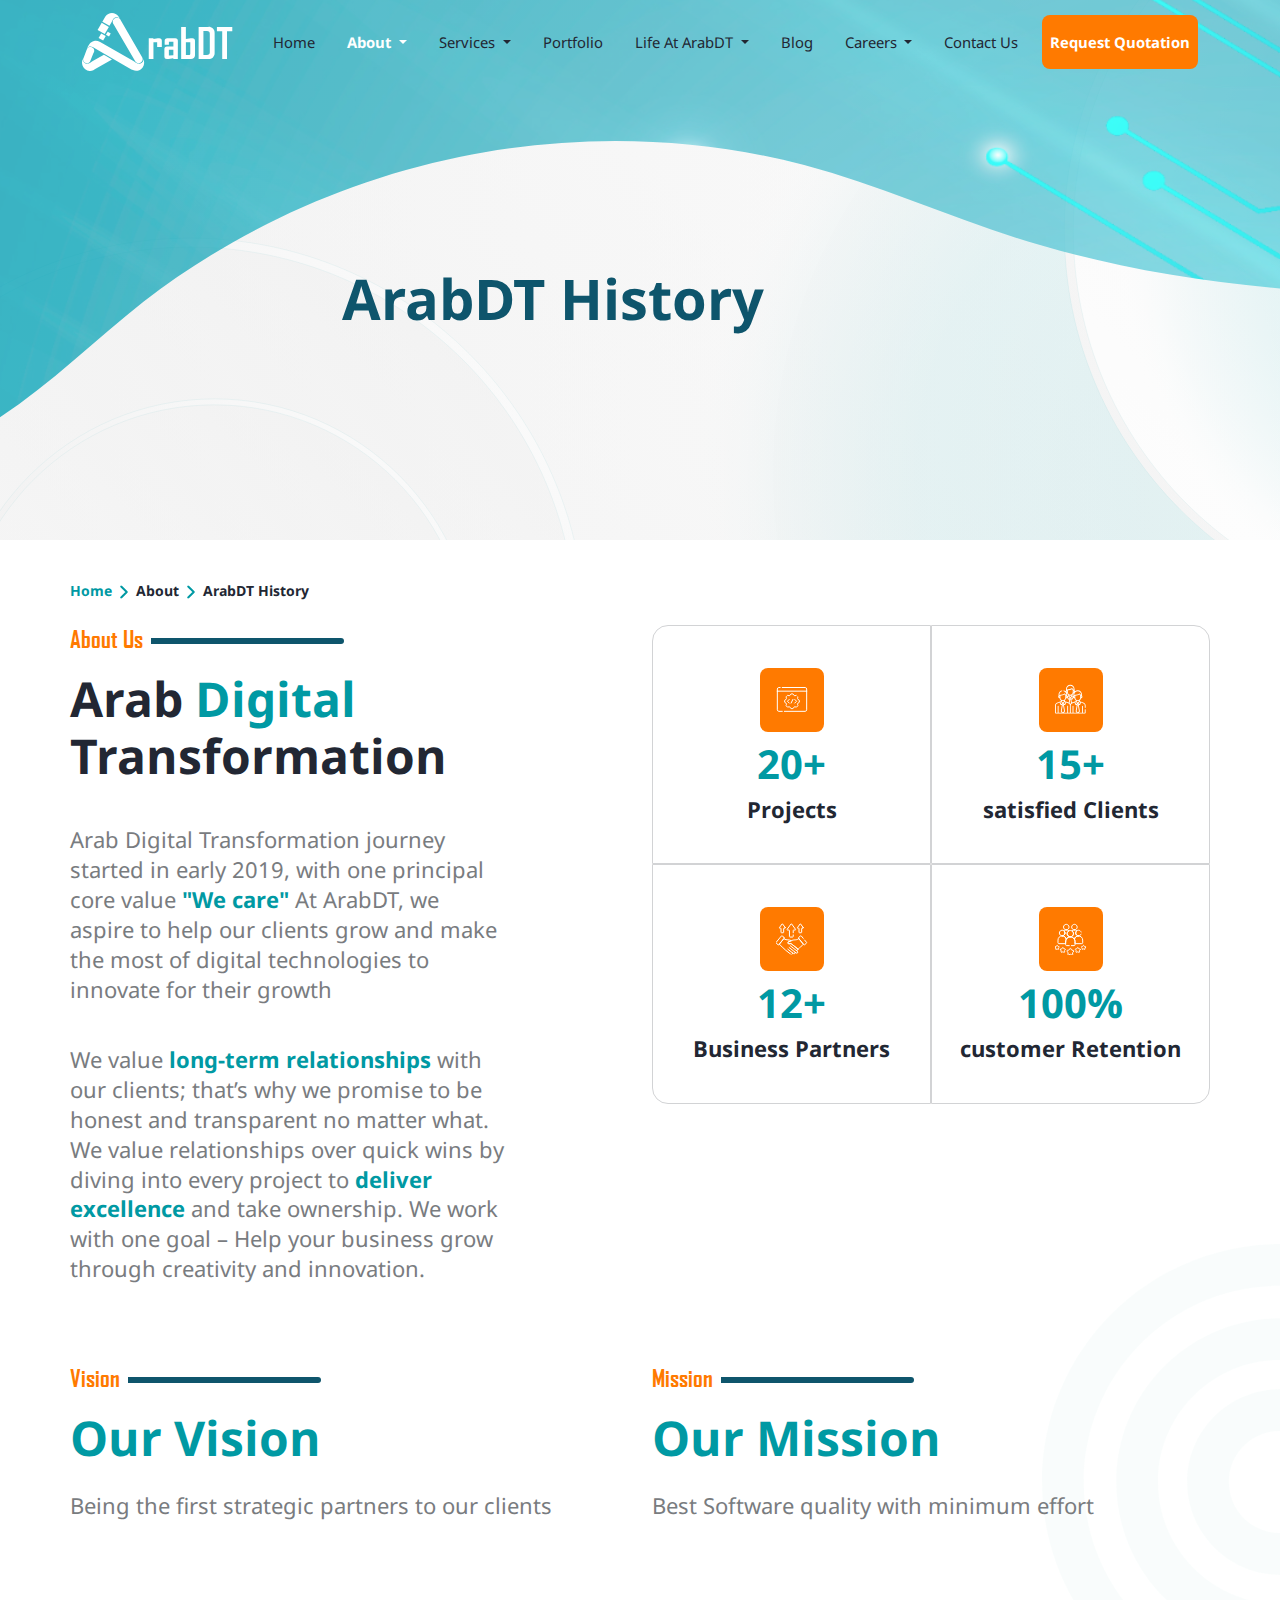
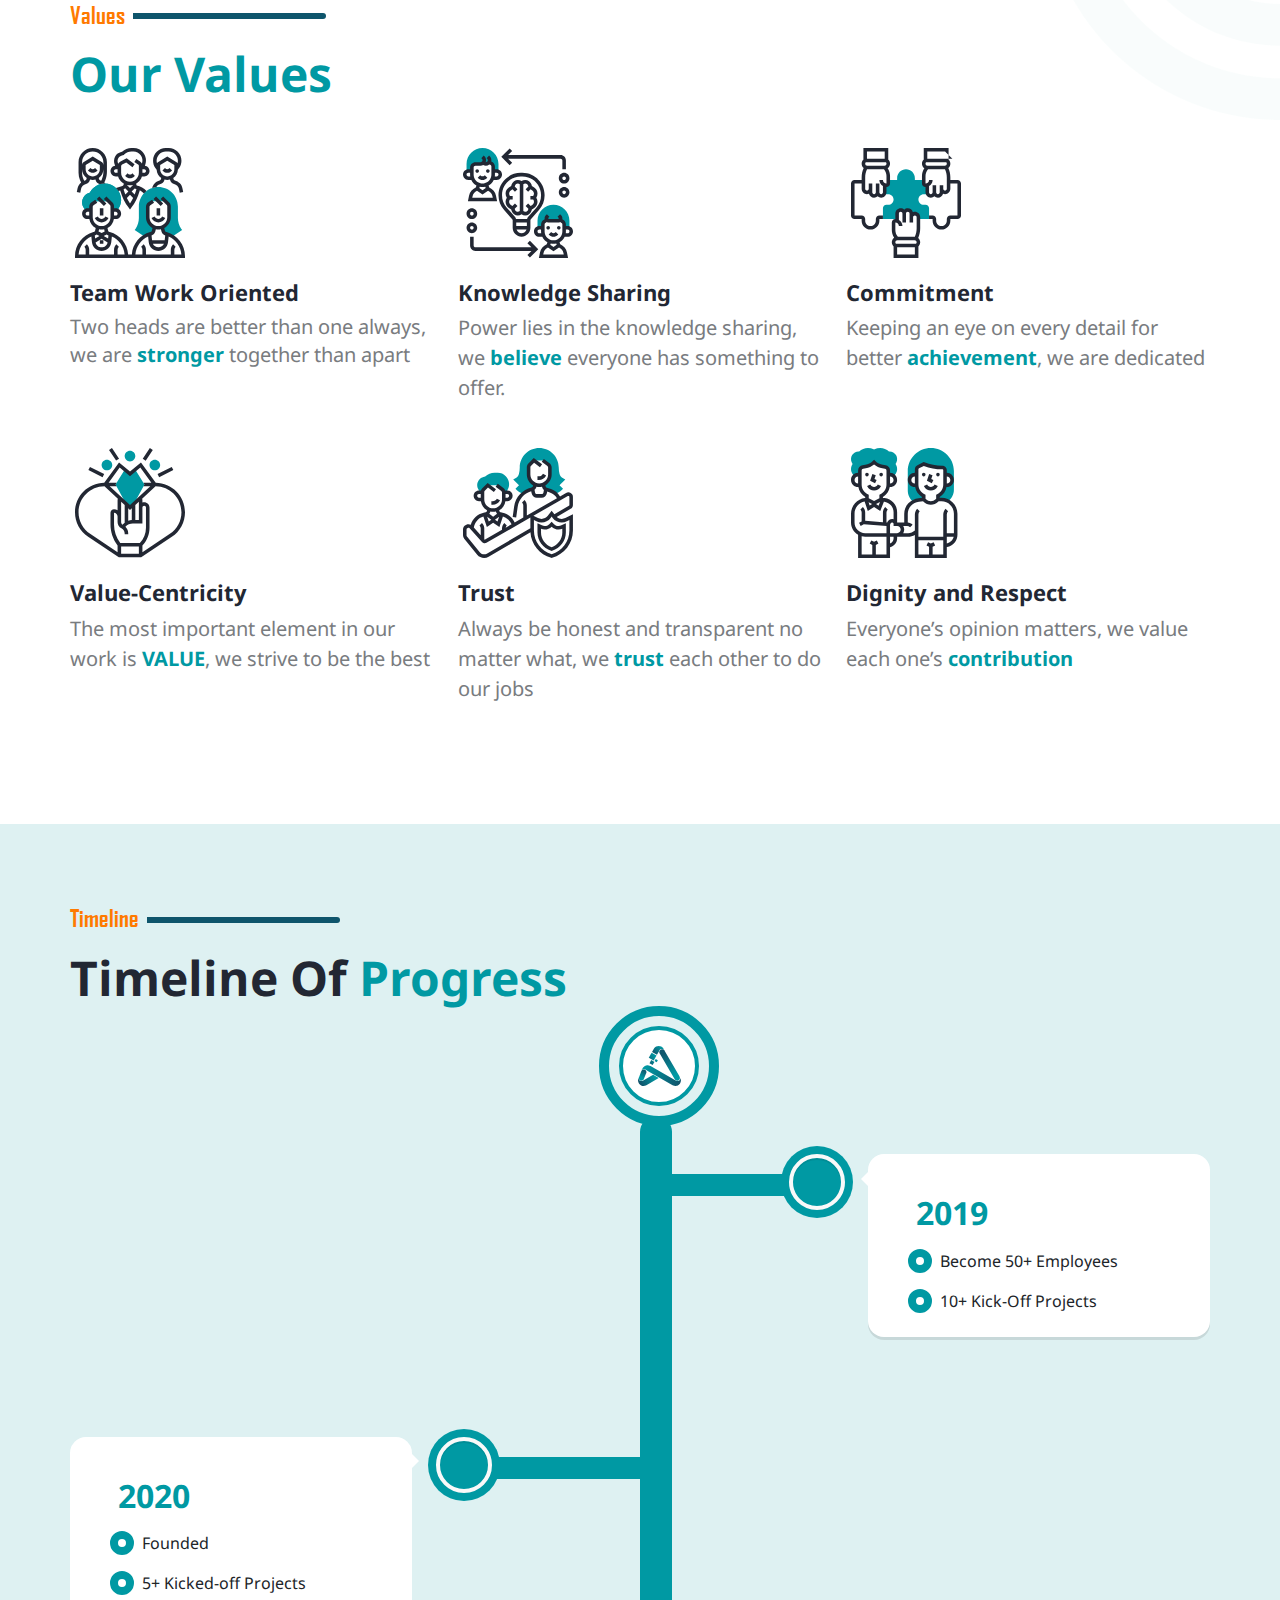
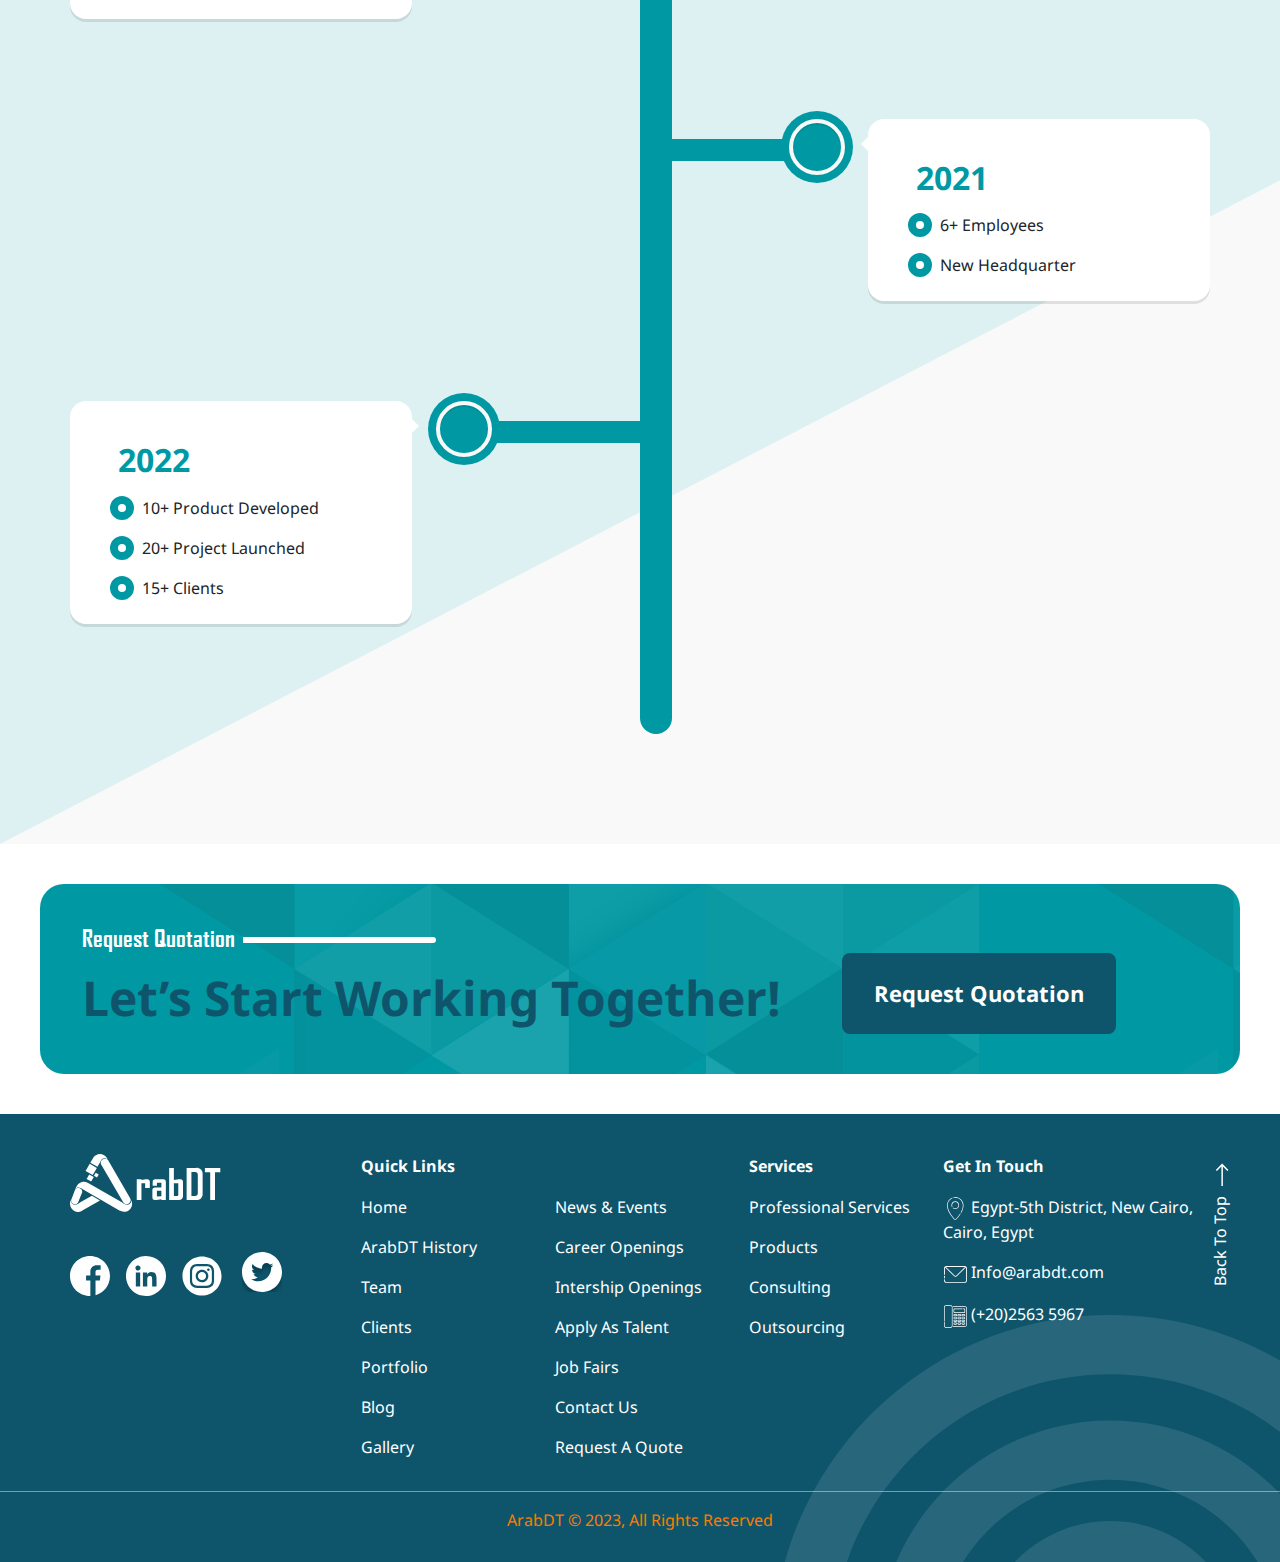
<file: aboutHistory.html>
<!DOCTYPE html>
<html lang="en">

<head>
  <meta charset="UTF-8" />
  <meta name="viewport" content="width=device-width, initial-scale=1.0" />
  <title>ArabDT History</title>
  <link rel="stylesheet" href="css/bootstrap.min.css" />
  <link rel="stylesheet" href="css/global.css" />
  <link rel="stylesheet" href="css/style.css" />
  <link rel="stylesheet" href="css/responsive.css" />
</head>

<body>
  <!--Hero Section-->
  <section class="hero branch position-relative" id="hero-sec">
   
    <div class="container">
      <nav class="navbar navbar-expand-lg navbar-light">
        <div class="container-fluid">
          <a class="navbar-brand" href="index.html"><img src="images/white-Logo.svg" alt=""></a>
          <button class="navbar-toggler" type="button" data-bs-toggle="collapse"
            data-bs-target="#navbarSupportedContent" aria-controls="navbarSupportedContent" aria-expanded="false"
            aria-label="Toggle navigation">
            <span class="navbar-toggler-icon"></span>
          </button>
          <div class="collapse navbar-collapse" id="navbarSupportedContent">
            <ul class="navbar-nav gap-16 ms-auto mb-2 mb-lg-0">
              <li class="nav-item">
                <a class="nav-link " href="index.html">Home</a>
              </li>
              <li class="nav-item dropdown">
                <a class="nav-link dropdown-toggle active" href="#" id="navbarDropdownMenuLink" role="button"
                  data-bs-toggle="dropdown" aria-expanded="false">
                  About
                </a>
                <ul class="dropdown-menu py-3" aria-labelledby="navbarDropdownMenuLink">
                  <li><a class="dropdown-item" href="aboutHistory.html"> <img src="images/arab-history-icon-nav.svg" alt="" class="m-2"> ArabDT History</a></li>
                  <li><a class="dropdown-item" href="aboutTeam.html"><img src="images/arab-team-icon-nav.svg" alt="" class="m-2">Team</a></li>
                  <li><a class="dropdown-item" href="aboutClients.html"><img src="images/arab-clients-icon-nav.svg" alt="" class="m-2">Clients</a></li>
                </ul>
              </li>
              <li class="nav-item dropdown">
                <a class="nav-link dropdown-toggle" href="#" id="navbarDropdownMenuLink" role="button"
                  data-bs-toggle="dropdown" aria-expanded="false">
                  Services
                </a>
                <ul class="dropdown-menu" aria-labelledby="navbarDropdownMenuLink">
                  <li><a class="dropdown-item" href="Professional Services.html"> <img src="images/arab-prof-icon-nav.svg" alt="" class="m-2"> Professional Services</a></li>
                  <li><a class="dropdown-item" href="Products.html"><img src="images/arab-prod-icon-nav.svg" alt="" class="m-2">Products</a></li>
                  <li><a class="dropdown-item" href="Consultation.html"><img src="images/arab-cons-icon-nav.svg" alt="" class="m-2">Consultation</a></li>
                    <li><a class="dropdown-item" href="Outsourcing.html"><img src="images/arab-out-icon-nav.svg" alt="" class="m-2">Outsourcing</a></li>
                </ul>
              </li>
              
              <li class="nav-item">
                <a class="nav-link" href="Portfolio.html">Portfolio</a>
              </li>

              <li class="nav-item dropdown">
                <a class="nav-link dropdown-toggle" href="#" id="navbarDropdownMenuLink" role="button"
                  data-bs-toggle="dropdown" aria-expanded="false">
                  Life At ArabDT
                </a>
                <ul class="dropdown-menu py-3" aria-labelledby="navbarDropdownMenuLink">
                  <li><a class="dropdown-item" href="news-events-list.html"> <img src="images/arab-news-icon-nav.svg" alt="" class="m-2"> News & Events</a></li>
                  <li><a class="dropdown-item" href="gallery.html"><img src="images/arab-gallery-icon-nav.svg" alt="" class="m-2">Gallery</a></li>
               
                </ul>
              </li>
              <li class="nav-item">
                <a class="nav-link" href="blog.html">Blog</a>
              </li>
            <li class="nav-item dropdown">
                <a class="nav-link dropdown-toggle" href="#" id="navbarDropdownMenuLink" role="button"
                  data-bs-toggle="dropdown" aria-expanded="false">
                  Careers
                </a>
                <ul class="dropdown-menu py-3" aria-labelledby="navbarDropdownMenuLink">
                  <li><a class="dropdown-item" href="career-openings.html"><img src="images/arab-career-icon-nav.svg" alt="" class="m-2">Career Openings</a></li>
                  <li><a class="dropdown-item" href="Internship-openings.html"><img src="images/arab-intern-icon-nav.svg" alt="" class="m-2">Internship Opennings</a></li>
                  <li><a class="dropdown-item" href="Apply-As-Talent.html"><img src="images/arab-apply-icon-nav.svg" alt="" class="m-2">Apply As Talent</a></li>
                    <li><a class="dropdown-item" href="Job Fairs-list.html"><img src="images/arab-job-icon-nav.svg" alt="" class="m-2">Job Fairs</a></li>
                </ul>
              </li>
              <li class="nav-item">
                <a class="nav-link" href="Contact Us.html">Contact Us</a>
              </li>
              <li class="nav-item">
                <a class="nav-link nav-btn light main-btn" href="index.html #quotation-req">Request Quotation</a>
              </li>
            </ul>
          </div>
        </div>
      </nav>
      <h1>ArabDT History</h1>
    </div>
  </section>
  <!--History-About Section-->
  <section class="history-ab pt-40 pb-80 position-relative">
    <img src="images/Vector (5).svg" class="position-absolute branch-circles" alt="" />
    <div class="container">
      <div class="page-locat mb-24">
        <a class="colored" href="index.html">Home</a>
        <span><img src="images/Icons-Outlined.svg" alt="" /></span>
        <span>About</span>
        <span><img src="images/Icons-Outlined.svg" alt="" /></span>
        <span>ArabDT History</span>
      </div>
      <div class="row pb-80">
        <div class="col-lg-6 col-12  about-text d-flex flex-column gap-40">
          <div class="section-title">
            <h4>About Us</h4>
            <h2>Arab <span class="colored">Digital</span> Transformation</h2>
          </div>
          <p class="regular-parag">
            Arab Digital Transformation journey started in early 2019, with
            one principal core value <span class="colored">"We care"</span> At
            ArabDT, we aspire to help our clients grow and make the most of
            digital technologies to innovate for their growth
          </p>
          <p class="regular-parag">
            We value <span class="colored">long-term relationships</span> with
            our clients; that’s why we promise to be honest and transparent no
            matter what. We value relationships over quick wins by diving into
            every project to
            <span class="colored">deliver excellence</span> and take
            ownership. We work with one goal – Help your business grow through
            creativity and innovation.
          </p>
        </div>
        <div class="col-12 col-lg-6">
          <div class="prog-boxs d-flex flex-wrap">
            <div class="progr-box projects text-center d-flex flex-column align-items-center gap-8">
              <div class="img-container radius-8 d-flex align-items-center justify-content-center">
                <img src="images/Icons-Light (5).svg" alt="" />
              </div>
              <div class="d-flex flex-row">
                <h3 class="colored counter" data-count="20"> 0</h3>
                <h3 class="colored">+</h3>
              </div>
             
           
              <h5 class="title-color">Projects</h5>
            </div>
            <div class="progr-box clients text-center d-flex flex-column align-items-center gap-8">
              <div class="img-container radius-8 d-flex align-items-center justify-content-center">
                <img src="images/Icons-Light (6).svg" alt="" />
              </div>
              <div class="d-flex flex-row">
              <h3 class="colored counter" data-count="15"> 0</h3>
              <h3 class="colored">+</h3>
            </div>
              <h5 class="title-color">satisfied Clients</h5>
            
            </div>
            <div class="progr-box partners text-center d-flex flex-column align-items-center gap-8">
              <div class="img-container radius-8 d-flex align-items-center justify-content-center">
                <img src="images/Icons-Light (7).svg" alt="" />
              </div>
              <div class="d-flex flex-row">
                <h3 class="colored counter" data-count="12"> 0</h3>
                <h3 class="colored">+</h3>
              </div>
              
              <h5 class="title-color">Business Partners</h5>
            </div>
            <div class="progr-box retention text-center d-flex flex-column align-items-center gap-8">
              <div class="img-container radius-8 d-flex align-items-center justify-content-center">
                <img src="images/Icons-Light (8).svg" alt="" />
              </div>
              <div class="d-flex flex-row">
                <h3 class="colored counter" data-count="100"> 0</h3>
                <h3 class="colored">%</h3>
              </div>
              
              <h5 class="title-color">customer Retention</h5>
            </div>
          </div>
        </div>
      </div>
      <div class="row pb-80">
        <div class="col-12 col-md-6">
          <div class="section-title">
            <h4>Vision</h4>
            <h2 class="colored mb-24">Our Vision</h2>
          </div>
          <p class="regular-parag">
            Being the first strategic partners to our clients
          </p>
        </div>
        <div class="col-12 col-md-6">
          <div class="section-title">
            <h4>Mission</h4>
            <h2 class="colored mb-24">Our Mission</h2>
          </div>
          <p class="regular-parag">
            Best Software quality with minimum effort
          </p>
        </div>
      </div>
      <div class="h-ab-values row">
        <div class="section-title mb-40">
          <h4>Values</h4>
          <h2 class="colored">Our Values</h2>
        </div>
        <div class="col-12 col-md-6 col-lg-4 mb-40">
          <img src="images/Colored-Icons.svg" class="img-fluid mb-16 about-icon" alt="" />
          <h5 class="mb-8 title-color">Team Work Oriented</h5>
          <p class="fz-20 text-gray normal-lineheight">
            Two heads are better than one always, we are
            <span class="colored">stronger</span> together than apart
          </p>
        </div>
        <div class="col-12 col-md-6 col-lg-4 mb-40">
          <img src="images/21.svg" class="img-fluid mb-16 about-icon" alt="" />
          <h5 class="mb-8 title-color">Knowledge Sharing</h5>
          <p class="fz-20 text-gray">
            Power lies in the knowledge sharing, we
            <span class="colored">believe</span> everyone has something to
            offer.
          </p>
        </div>
        <div class="col-12 col-md-6 col-lg-4 mb-40">
          <img src="images/Colored-Icons (1).svg" class="img-fluid mb-16 about-icon" alt="" />
          <h5 class="mb-8 title-color">Commitment</h5>
          <p class="fz-20 text-gray">
            Keeping an eye on every detail for better
            <span class="colored">achievement</span>, we are dedicated
          </p>
        </div>
        <div class="col-12 col-md-6 col-lg-4 mb-40">
          <img src="images/Colored-Icons (2).svg" class="img-fluid mb-16 about-icon" alt="" />
          <h5 class="mb-8 title-color">Value-Centricity</h5>
          <p class="fz-20 text-gray">
            The most important element in our work is
            <span class="colored">VALUE</span>, we strive to be the best
          </p>
        </div>
        <div class="col-12 col-md-6 col-lg-4 mb-40">
          <img src="images/6.svg" class="img-fluid mb-16 about-icon" alt="" />
          <h5 class="mb-8 title-color">Trust</h5>
          <p class="fz-20 text-gray">
            Always be honest and transparent no matter what, we
            <span class="colored">trust</span> each other to do our jobs
          </p>
        </div>
        <div class="col-12 col-md-6 col-lg-4 mb-40">
          <img src="images/Colored-Icons (3).svg" class="img-fluid mb-16 about-icon" alt="" />
          <h5 class="mb-8 title-color">Dignity and Respect</h5>
          <p class="fz-20 text-gray">
            Everyone’s opinion matters, we value each one’s
            <span class="colored">contribution</span>
          </p>
        </div>
      </div>
    </div>
  </section>
  <!--History-Testimonial Section-->
  <section class="py-80 history-timeline">
    <div class="container">
      <div class="section-title mb-40">
        <h4>Timeline</h4>
        <h2>Timeline Of <span class="colored">Progress</span></h2>
        <div class="timeline-item">
          <div class="timeline-logo">
            <img src="images/timeline-icon.svg" alt="">
          </div>


        </div>
        <div class="d-flex flex-column justify-content-center" id="timeline" >
          
          <div class="timeline-item mt-5">
            <div class="timeline-icon">
              <i class="fa fa-fw fa-th-list"></i>
            </div>

            <div class="timeline-card card">
              <div class="card-body">
                <h2>2019</h2>
                <div class="d-flex flex-row align-items-center portfolio-line mt-3">
                  <div class="port-circle"></div>
                  <p class="portfolio-text mx-2">Become 50+  Employees</p>
                </div>
                <div class="d-flex flex-row align-items-center portfolio-line mt-3">
                  <div class="port-circle"></div>
                  <p class="portfolio-text mx-2">10+ Kick-Off Projects</p>
                </div>
              </div>
            </div>
            <div class="line-1-timeline"></div>
          </div>
          <div class="timeline-item ">
            <div class="timeline-icon ">
              <i class="fa fa-fw fa-check"></i>
            </div>

            <div class="timeline-card card">
              <div class="card-body">
                <h2>2020</h2>
                <div class="d-flex flex-row align-items-center portfolio-line mt-3">
                  <div class="port-circle"></div>
                  <p class="portfolio-text mx-2">Founded</p>
                </div>
                <div class="d-flex flex-row align-items-center portfolio-line mt-3">
                  <div class="port-circle"></div>
                  <p class="portfolio-text mx-2">5+ Kicked-off Projects</p>
                </div>
              </div>
            </div>
            <div class="line-2-timeline"></div>
          </div>
          <div class="timeline-item">
            <div class="timeline-icon ">
              <i class="fa fa-fw fa-usd"></i>
            </div>

            <div class="timeline-card card">
              <div class="card-body">
                <h2>2021</h2>
                <div class="d-flex flex-row align-items-center portfolio-line mt-3">
                  <div class="port-circle"></div>
                  <p class="portfolio-text mx-2">6+  Employees</p>
                </div>
                <div class="d-flex flex-row align-items-center portfolio-line mt-3">
                  <div class="port-circle"></div>
                  <p class="portfolio-text mx-2">New Headquarter</p>
                </div>
              </div>
            </div>
            <div class="line-1-timeline"></div>
          </div>
          <div class="timeline-item">
            <div class="timeline-icon ">
              <i class="fa fa-fw fa-times"></i>
            </div>

            <div class="timeline-card card">
              <div class="card-body">
                <h2>2022</h2>
                <div class="d-flex flex-row align-items-center portfolio-line mt-3">
                  <div class="port-circle"></div>
                  <p class="portfolio-text mx-2">10+ Product Developed</p>
                </div>
                <div class="d-flex flex-row align-items-center portfolio-line mt-3">
                  <div class="port-circle"></div>
                  <p class="portfolio-text mx-2">20+ Project Launched</p>
                </div>
                <div class="d-flex flex-row align-items-center portfolio-line mt-3">
                  <div class="port-circle"></div>
                  <p class="portfolio-text mx-2">15+ Clients</p>
                </div>
              </div>
            </div>
            <div class="line-2-timeline"></div>
          </div>

        </div>

      </div>
    </div>
  </section>
  <!--Contact-Us Section-->
  <section class="contact-us py-40">
    <div class="container">
      <h4>Request Quotation</h4>
      <div class="row">
        <div class="col-12 col-md-8">
          <h2 class="secondary-color">Let’s Start Working Together!</h2>
        </div>
        <div class="col-12 col-md-4">
          <a href="index.html #quotation-req" class="branch-btn">Request Quotation</a>
        </div>
      </div>
    </div>
  </section>
    <!--Footer -->
    <footer class="position-relative">
      <a href="#hero-sec" class="top-arrow position-absolute">
        <span>Back To Top</span>
        <img src="images/top-arrow.svg" alt="" />
      </a>
      <div class="container">
        <div class="row">
          <div class="col-12 col-lg-3 mb-3">
            <img src="images/white-Logo.svg" class="img-fluid footer-logo" alt="" />
            <div class="socials gap-16 mt-40 d-flex align-items-center">
              <a href="https://www.facebook.com/arabdtco">
                <img src="images/Facebook (2).svg" alt="" /></a>
              <a href="https://www.linkedin.com/company/arabdt/mycompany/">
                <img src="images/white-linked-in.svg" alt="" /></a>
              <a href="#">
                <img src="images/Instagram 1.svg" alt="" /></a>
              <a href="#">
                <img src="images/Twitter 1.svg" alt="" /></a>
            </div>
          </div>
          <div class="col-12 col-lg-4">
            <div class="lin-title">Quick Links</div>
            <div class="row">
              <div class="col-6 col-lg-6">
                <ul>
                  <li><a href="index.html">Home</a></li>
                  <li><a href="aboutHistory.html">ArabDT History</a></li>
                  <li><a href="aboutTeam.html">Team</a></li>
                  <li><a href="aboutClients.html">Clients</a></li>
                  <li><a href="Portfolio.html">Portfolio</a></li>
                  <li><a href="blog.html">Blog</a></li>
                  <li><a href="gallery.html">Gallery</a></li>
                </ul>
              </div>
              <div class="col-6 col-lg-6">
                <ul>
                  <li><a href="news-events-list.html">News & Events</a></li>
                  <li><a href="career-openings.html">Career Openings</a></li>
                  <li><a href="Internship-openings.html">Intership Openings</a></li>
                  <li><a href="Apply-As-Talent.html">Apply As Talent</a></li>
                  <li><a href="Job Fairs-list.html">Job Fairs</a></li>
                  <li><a href="contact us.html">Contact Us</a></li>
                  <li><a href="#quotation-req">Request A Quote</a></li>
                </ul>
              </div>
            </div>
          </div>
          <div class="col-12 col-lg-2">
            <div class="lin-title">Services</div>
            <ul>
              <li><a href="Professional Services.html">Professional Services</a></li>
              <li><a href="Products.html">Products</a></li>
              <li><a href="Consultation.html">Consulting</a></li>
              <li><a href="Outsourcing.html">Outsourcing</a></li>
            </ul>
          </div>
          <div class="col-12 col-lg-3">
            <div class="lin-title">Get In Touch</div>
            <ul>
              <li>
                <img src="images/Location.svg" alt="" />
                <span>Egypt-5th District, New Cairo, Cairo, Egypt</span>
              </li>
              <li>
                <img src="images/Mail.svg" alt="" />
                <span>Info@arabdt.com</span>
              </li>
              <li>
                <img src="images/Phone.svg" alt="" />
                <span>(+20)2563 5967</span>
              </li>
            </ul>
          </div>
        </div>
      </div>
      <hr />
      <div class="copy-right text-center">
        ArabDT &copy; 2023, All Rights Reserved
      </div>
      <div class="img-container-footer position-absolute">
        <img src="images/footer-circles.svg" class="img-fluid d-none d-lg-block" alt="" />
      </div>
    </footer>
  <script src="js/popper.min.js"></script>
  <script src="js/bootstrap.min.js"></script>
  <script src="js/code.jquery.com_jquery-3.7.1.min.js"></script>
  <script src="js/main.js"></script>
</body>
<script>
  $('.counter').each(function() {
  var $this = $(this),
      countTo = $this.attr('data-count');
  
  $({ countNum: $this.text()}).animate({
    countNum: countTo
  },

  {

    duration: 1000,
    easing:'linear',
    step: function() {
      $this.text(Math.floor(this.countNum));
    },
    complete: function() {
      $this.text(this.countNum);
      //alert('finished');
    }

  });  
  
  

});
</script>
</html>
</file>
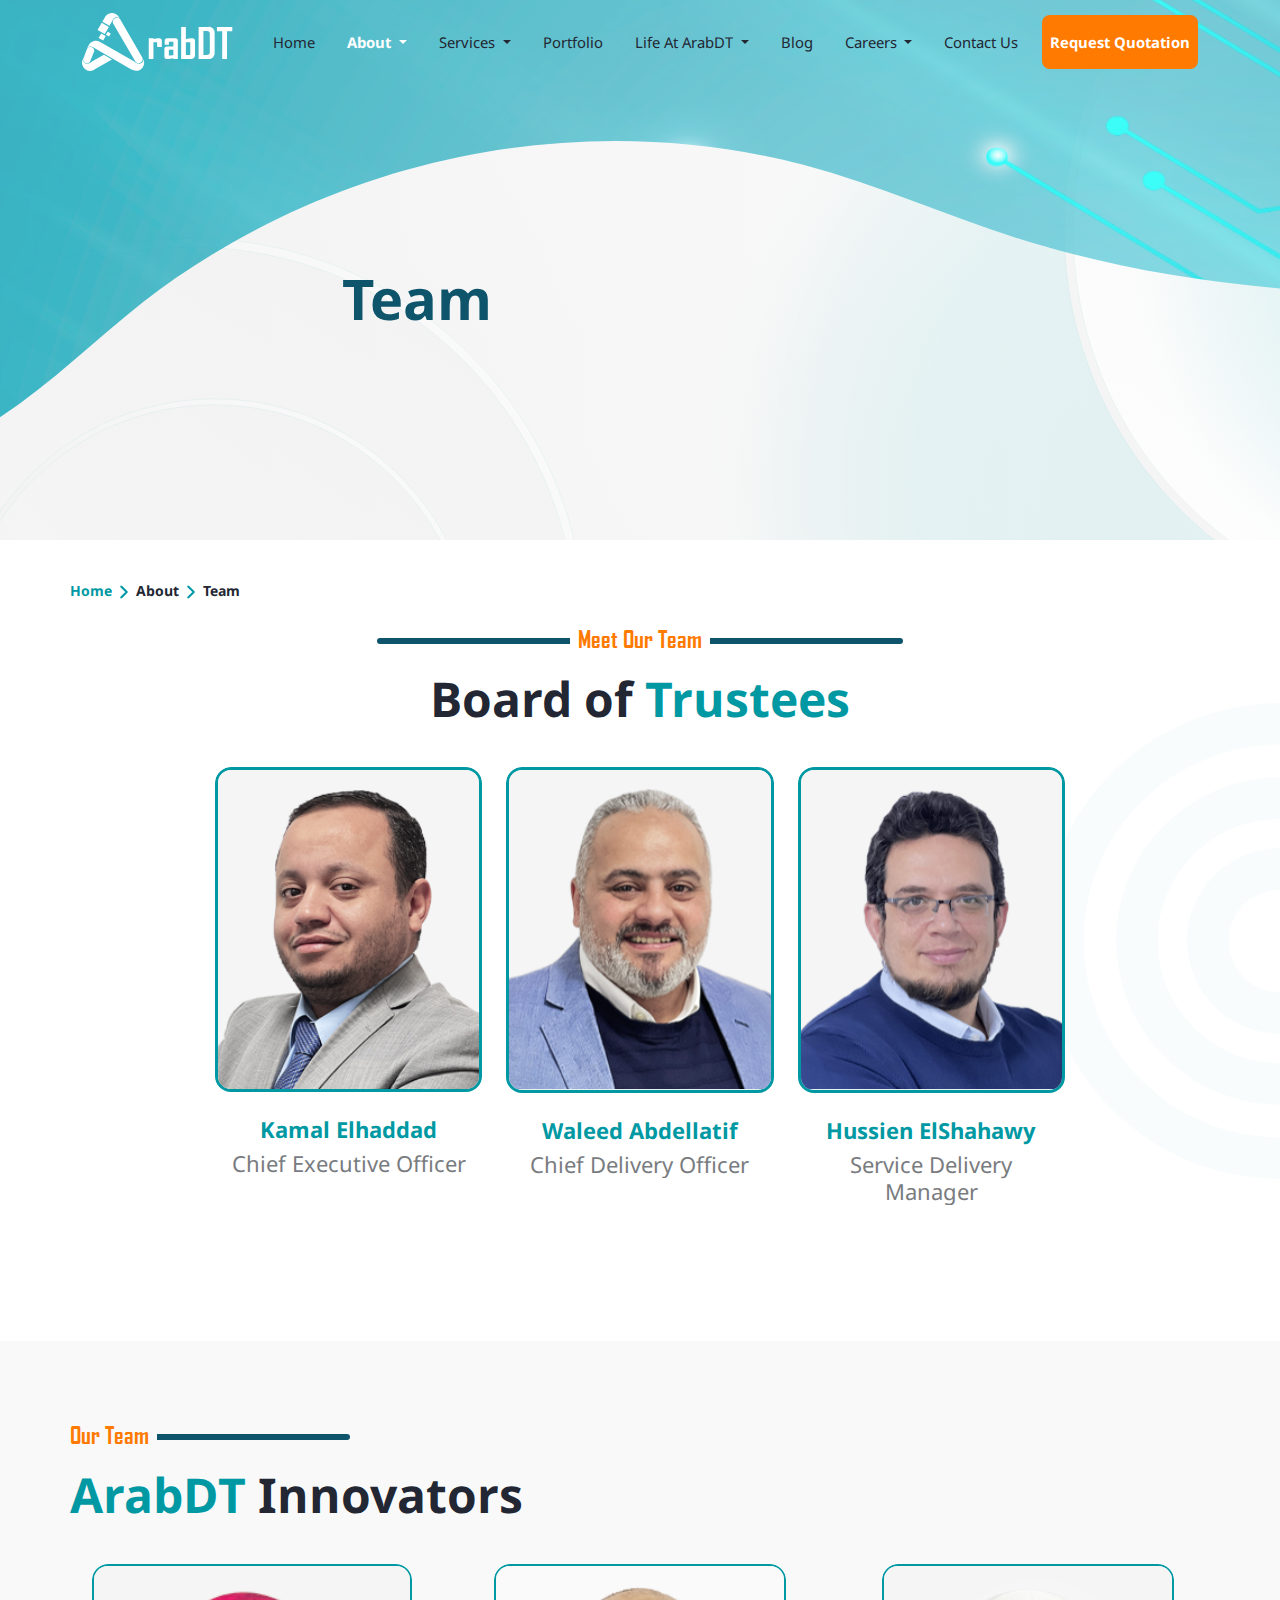
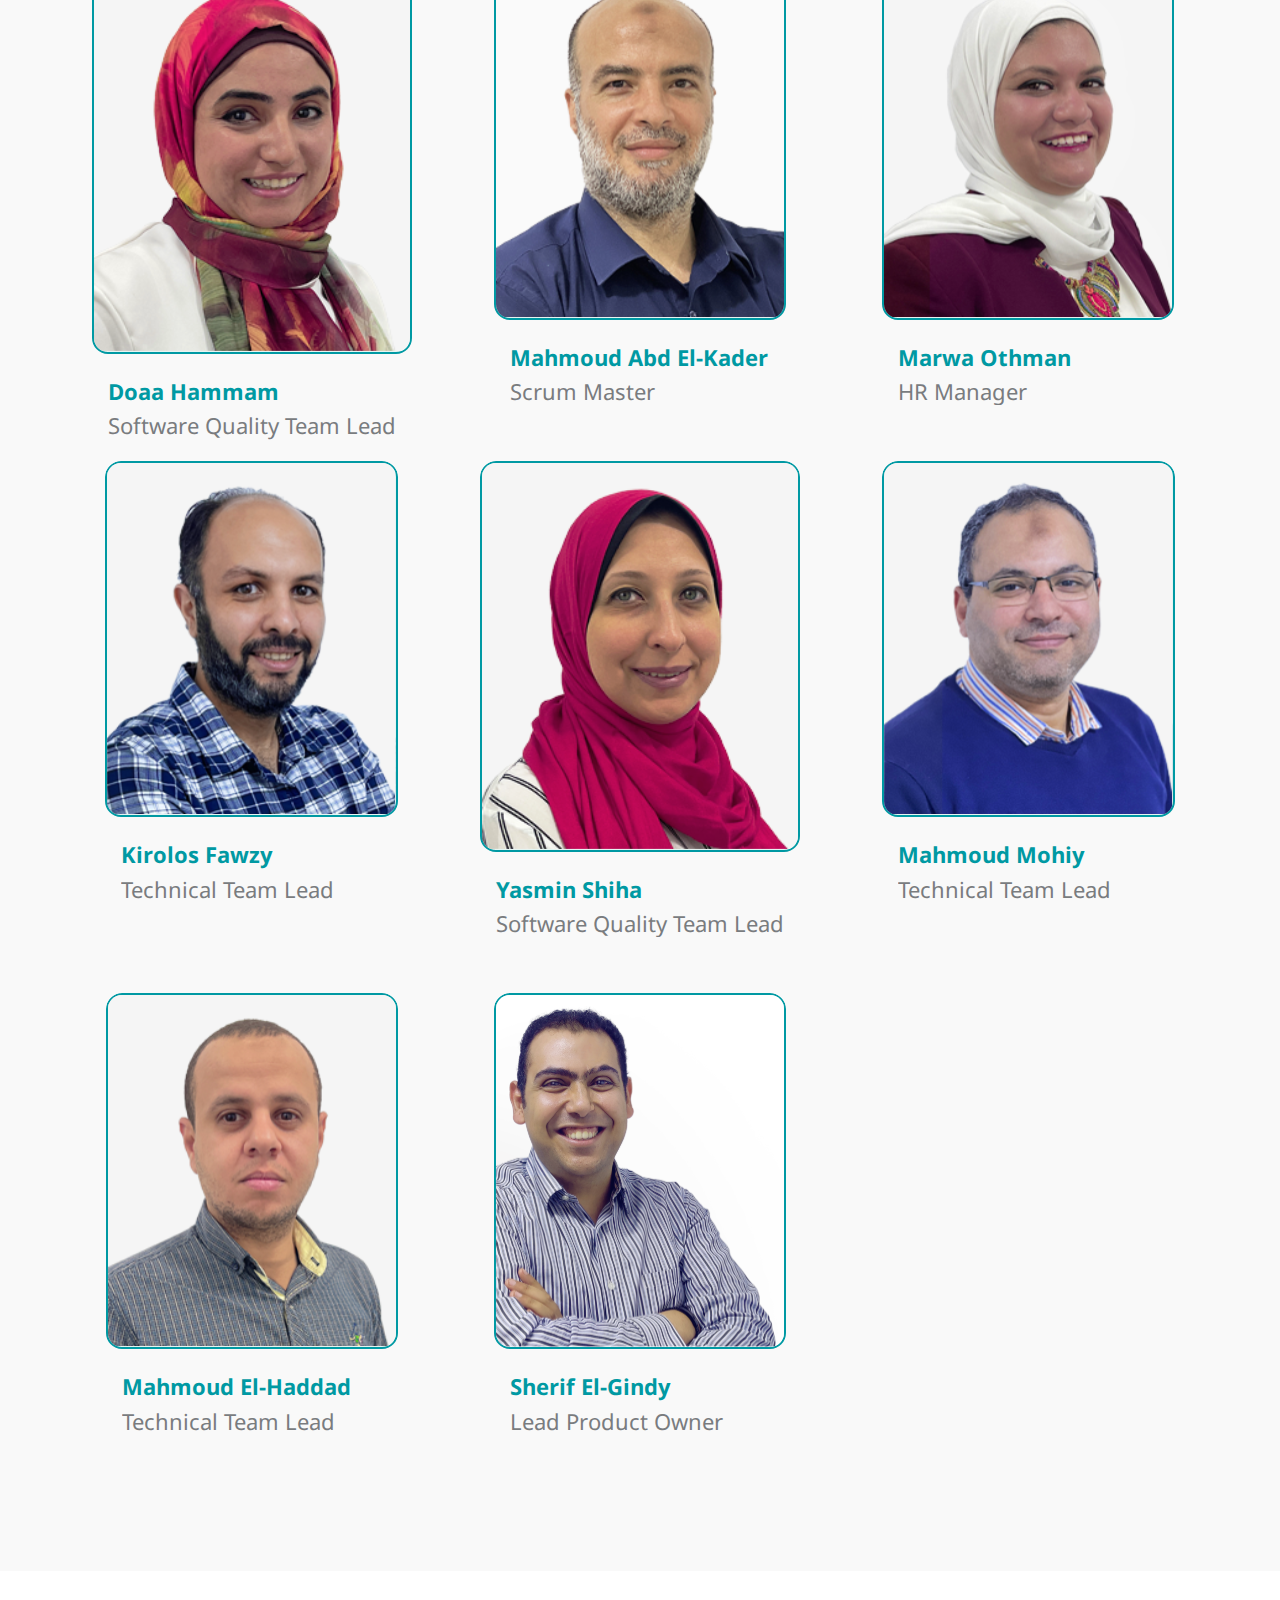
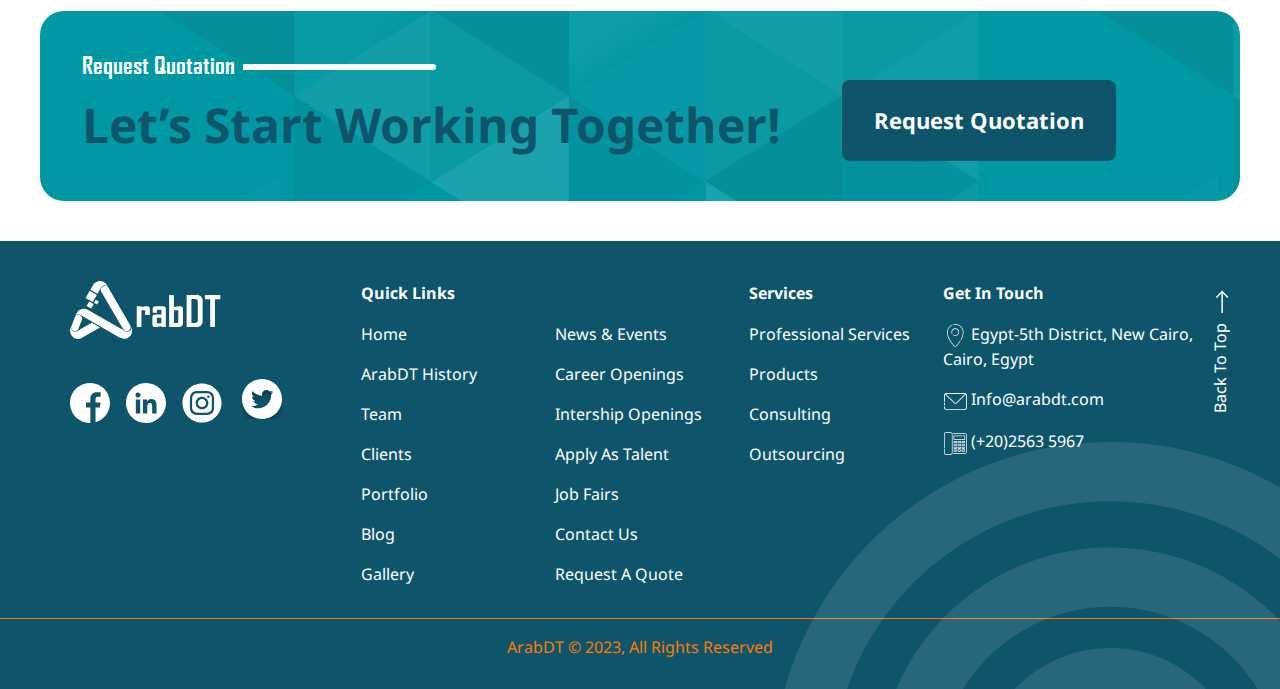
<file: aboutTeam.html>
<!DOCTYPE html>
<html lang="en">
  <head>
    <meta charset="UTF-8" />
    <meta name="viewport" content="width=device-width, initial-scale=1.0" />
    <title>About Team</title>
    <link rel="stylesheet" href="css/bootstrap.min.css" />
    <link rel="stylesheet" href="css/global.css" />
    <link rel="stylesheet" href="css/style.css" />
    <link rel="stylesheet" href="css/responsive.css" />
  </head>
  <body>
    <!--Hero Section-->
    <section class="hero branch position-relative" id="hero-sec">
      
      <div class="container">
        <nav class="navbar navbar-expand-lg navbar-light">
          <div class="container-fluid">
            <a class="navbar-brand" href="index.html"><img src="images/white-Logo.svg" alt=""></a>
            <button class="navbar-toggler" type="button" data-bs-toggle="collapse"
              data-bs-target="#navbarSupportedContent" aria-controls="navbarSupportedContent" aria-expanded="false"
              aria-label="Toggle navigation">
              <span class="navbar-toggler-icon"></span>
            </button>
            <div class="collapse navbar-collapse" id="navbarSupportedContent">
              <ul class="navbar-nav gap-16 ms-auto mb-2 mb-lg-0">
                <li class="nav-item">
                  <a class="nav-link " href="index.html">Home</a>
                </li>
                <li class="nav-item dropdown">
                  <a class="nav-link dropdown-toggle active" href="#" id="navbarDropdownMenuLink" role="button"
                    data-bs-toggle="dropdown" aria-expanded="false">
                    About
                  </a>
                  <ul class="dropdown-menu py-3" aria-labelledby="navbarDropdownMenuLink">
                    <li><a class="dropdown-item" href="aboutHistory.html"> <img src="images/arab-history-icon-nav.svg" alt="" class="m-2"> ArabDT History</a></li>
                    <li><a class="dropdown-item" href="aboutTeam.html"><img src="images/arab-team-icon-nav.svg" alt="" class="m-2">Team</a></li>
                    <li><a class="dropdown-item" href="aboutClients.html"><img src="images/arab-clients-icon-nav.svg" alt="" class="m-2">Clients</a></li>
                  </ul>
                </li>
                <li class="nav-item dropdown">
                  <a class="nav-link dropdown-toggle" href="#" id="navbarDropdownMenuLink" role="button"
                    data-bs-toggle="dropdown" aria-expanded="false">
                    Services
                  </a>
                  <ul class="dropdown-menu" aria-labelledby="navbarDropdownMenuLink">
                    <li><a class="dropdown-item" href="Professional Services.html"> <img src="images/arab-prof-icon-nav.svg" alt="" class="m-2"> Professional Services</a></li>
                    <li><a class="dropdown-item" href="Products.html"><img src="images/arab-prod-icon-nav.svg" alt="" class="m-2">Products</a></li>
                    <li><a class="dropdown-item" href="Consultation.html"><img src="images/arab-cons-icon-nav.svg" alt="" class="m-2">Consultation</a></li>
                      <li><a class="dropdown-item" href="Outsourcing.html"><img src="images/arab-out-icon-nav.svg" alt="" class="m-2">Outsourcing</a></li>
                  </ul>
                </li>
                
                <li class="nav-item">
                  <a class="nav-link" href="Portfolio.html">Portfolio</a>
                </li>
  
                <li class="nav-item dropdown">
                  <a class="nav-link dropdown-toggle" href="#" id="navbarDropdownMenuLink" role="button"
                    data-bs-toggle="dropdown" aria-expanded="false">
                    Life At ArabDT
                  </a>
                  <ul class="dropdown-menu py-3" aria-labelledby="navbarDropdownMenuLink">
                    <li><a class="dropdown-item" href="news-events-list.html"> <img src="images/arab-news-icon-nav.svg" alt="" class="m-2"> News & Events</a></li>
                    <li><a class="dropdown-item" href="gallery.html"><img src="images/arab-gallery-icon-nav.svg" alt="" class="m-2">Gallery</a></li>
                 
                  </ul>
                </li>
                <li class="nav-item">
                  <a class="nav-link" href="blog.html">Blog</a>
                </li>
              <li class="nav-item dropdown">
                  <a class="nav-link dropdown-toggle" href="#" id="navbarDropdownMenuLink" role="button"
                    data-bs-toggle="dropdown" aria-expanded="false">
                    Careers
                  </a>
                  <ul class="dropdown-menu py-3" aria-labelledby="navbarDropdownMenuLink">
                    <li><a class="dropdown-item" href="career-openings.html"><img src="images/arab-career-icon-nav.svg" alt="" class="m-2">Career Openings</a></li>
                    <li><a class="dropdown-item" href="Internship-openings.html"><img src="images/arab-intern-icon-nav.svg" alt="" class="m-2">Internship Opennings</a></li>
                    <li><a class="dropdown-item" href="Apply-As-Talent.html"><img src="images/arab-apply-icon-nav.svg" alt="" class="m-2">Apply As Talent</a></li>
                      <li><a class="dropdown-item" href="Job Fairs-list.html"><img src="images/arab-job-icon-nav.svg" alt="" class="m-2">Job Fairs</a></li>
                  </ul>
                </li>
                <li class="nav-item">
                  <a class="nav-link" href="Contact Us.html">Contact Us</a>
                </li>
                <li class="nav-item">
                  <a class="nav-link nav-btn light main-btn" href="index.html #quotation-req">Request Quotation</a>
                </li>
              </ul>
            </div>
          </div>
        </nav>
        <h1>Team</h1>
      </div>
    </section>
    <!--About-Team-Header Section-->
    <section class="about-team-header pt-40 pb-80 position-relative">
      <img
        src="images/Vector (5).svg"
        class="position-absolute branch-circles"
        alt=""
      />
      <div class="container ">
        <div class="page-locat mb-24">
          <a href="index.html" class="colored">Home</a>
          <span><img src="images/Icons-Outlined.svg" alt="" /></span>
          <span>About</span>
          <span><img src="images/Icons-Outlined.svg" alt="" /></span>
          <span>Team</span>
        </div>
        <div class="section-header text-center mb-40">
          <h4>Meet Our Team</h4>
          <h2>Board of <span class="colored">Trustees</span></h2>
        </div>
        <div class="aboutm-pg about-tm-members">
          <div class="row d-flex justify-content-center">
            <div class="col-12 col-md-3 mb-40 d-flex justify-content-center">
              <div class="card">
                <img src="images/Kamal.svg" class="card-img-top img-fluid" alt="..." />
                <div class="card-body text-center">
                  <h5 class="card-title colored mb-8">Kamal Elhaddad</h5>
                  <p class="card-text text-gray">Chief Executive Officer</p>
                </div>
              </div>
            </div>
            <div class="col-12 col-md-3 mb-40 d-flex justify-content-center">
              <div class="card">
                <img src="images/Waleed.svg" class="card-img-top img-fluid" alt="..." />
                <div class="card-body text-center">
                  <h5 class="card-title colored mb-8">Waleed Abdellatif</h5>
                  <p class="card-text text-gray">Chief Delivery Officer</p>
                </div>
              </div>
            </div>
            <div class="col-12 col-md-3 mb-40 d-flex justify-content-center">
              <div class="card">
                <img src="images/Hussein.svg" class="card-img-top img-fluid" alt="..." />
                <div class="card-body text-center">
                  <h5 class="card-title colored mb-8">Hussien ElShahawy</h5>
                  <p class="card-text text-gray">Service Delivery Manager</p>
                </div>
              </div>
            </div>
          </div>
        </div>
      </div>
    </section>
    <!--About-Team-->
    <section class="about-team py-80 bg-sec">
      <div class="container">
        <div class="section-title mb-40">
          <h4>Our Team</h4>
          <h2><span class="colored">ArabDT</span> Innovators</h2>
        </div>
        <div class="row aboutm-pg">
          <div class="col-12 col-md-6 col-lg-4 col-xxl-3 d-flex justify-content-center">
            <div class="card">
              <img src="images/Doaa.svg" class="card-img-top" alt="..." />
              <div class="card-body">
                <h5 class="card-title colored mb-8">Doaa Hammam</h5>
                <p class="card-text text-gray">Software Quality Team Lead</p>
              </div>
            </div>
          </div>
          <div class="col-12 col-md-6 col-lg-4 col-xxl-3 d-flex justify-content-center">
            <div class="card">
              <img
                src="images/Abdelkader (1).svg"
                class="card-img-top"
                alt="..."
              />
              <div class="card-body">
                <h5 class="card-title colored mb-8">Mahmoud Abd El-Kader</h5>
                <p class="card-text text-gray">Scrum Master</p>
              </div>
            </div>
          </div>
          <div class="col-12 col-md-6 col-lg-4 col-xxl-3 d-flex justify-content-center">
            <div class="card mb-40">
              <img src="images/Marwa.svg" class="card-img-top" alt="..." />
              <div class="card-body">
                <h5 class="card-title colored mb-8">Marwa Othman</h5>
                <p class="card-text text-gray">HR Manager</p>
              </div>
            </div>
          </div>
          <div class="col-12 col-md-6 col-lg-4 col-xxl-3 d-flex justify-content-center">
            <div class="card mb-40">
              <img src="images/Kirolos.svg" class="card-img-top" alt="..." />
              <div class="card-body">
                <h5 class="card-title colored mb-8">Kirolos Fawzy</h5>
                <p class="card-text text-gray">Technical Team Lead</p>
              </div>
            </div>
          </div>
          <div class="col-12 col-md-6 col-lg-4 col-xxl-3 d-flex justify-content-center">
            <div class="card mb-40">
              <img src="images/Yasmin.svg" class="card-img-top" alt="..." />
              <div class="card-body">
                <h5 class="card-title colored mb-8">Yasmin Shiha</h5>
                <p class="card-text text-gray">Software Quality Team Lead</p>
              </div>
            </div>
          </div>
          <div class="col-12 col-md-6 col-lg-4 col-xxl-3 d-flex justify-content-center">
            <div class="card mb-40">
              <img src="images/Mohiy.svg" class="card-img-top" alt="..." />
              <div class="card-body">
                <h5 class="card-title colored mb-8">Mahmoud Mohiy</h5>
                <p class="card-text text-gray">Technical Team Lead</p>
              </div>
            </div>
          </div>
          <div class="col-12 col-md-6 col-lg-4 col-xxl-3 d-flex justify-content-center">
            <div class="card mb-40">
              <img src="images/M.svg" class="card-img-top" alt="..." />
              <div class="card-body">
                <h5 class="card-title colored mb-8">Mahmoud El-Haddad</h5>
                <p class="card-text text-gray">Technical Team Lead</p>
              </div>
            </div>
          </div>
          <div class="col-12 col-md-6 col-lg-4 col-xxl-3 d-flex justify-content-center">
            <div class="card mb-40">
              <img
                src="images/Shereef (2).svg"
                class="card-img-top"
                alt="..."
              />
              <div class="card-body">
                <h5 class="card-title colored mb-8">Sherif El-Gindy</h5>
                <p class="card-text text-gray">Lead Product Owner</p>
              </div>
            </div>
          </div>
        </div>
      </div>
    </section>
    <!--Contact-Us Section-->
    <section class="contact-us py-40">
      <div class="container">
        <h4>Request Quotation</h4>
        <div class="row">
          <div class="col-12 col-md-8">
            <h2 class="secondary-color">Let’s Start Working Together!</h2>
          </div>
          <div class="col-12 col-md-4">
            <a href="#" class="branch-btn">Request Quotation</a>
          </div>
        </div>
      </div>
    </section>
      <!--Footer -->
      <footer class="position-relative">
        <a href="#hero-sec" class="top-arrow position-absolute">
          <span>Back To Top</span>
          <img src="images/top-arrow.svg" alt="" />
        </a>
        <div class="container">
          <div class="row">
            <div class="col-12 col-lg-3 mb-3">
              <img src="images/white-Logo.svg" class="img-fluid footer-logo" alt="" />
              <div class="socials gap-16 mt-40 d-flex align-items-center">
                <a href="https://www.facebook.com/arabdtco">
                  <img src="images/Facebook (2).svg" alt="" /></a>
                <a href="https://www.linkedin.com/company/arabdt/mycompany/">
                  <img src="images/white-linked-in.svg" alt="" /></a>
                <a href="#">
                  <img src="images/Instagram 1.svg" alt="" /></a>
                <a href="#">
                  <img src="images/Twitter 1.svg" alt="" /></a>
              </div>
            </div>
            <div class="col-12 col-lg-4">
              <div class="lin-title">Quick Links</div>
              <div class="row">
                <div class="col-6 col-lg-6">
                  <ul>
                    <li><a href="index.html">Home</a></li>
                    <li><a href="aboutHistory.html">ArabDT History</a></li>
                    <li><a href="aboutTeam.html">Team</a></li>
                    <li><a href="aboutClients.html">Clients</a></li>
                    <li><a href="Portfolio.html">Portfolio</a></li>
                    <li><a href="blog.html">Blog</a></li>
                    <li><a href="gallery.html">Gallery</a></li>
                  </ul>
                </div>
                <div class="col-6 col-lg-6">
                  <ul>
                    <li><a href="news-events-list.html">News & Events</a></li>
                    <li><a href="career-openings.html">Career Openings</a></li>
                    <li><a href="Internship-openings.html">Intership Openings</a></li>
                    <li><a href="Apply-As-Talent.html">Apply As Talent</a></li>
                    <li><a href="Job Fairs-list.html">Job Fairs</a></li>
                    <li><a href="contact us.html">Contact Us</a></li>
                    <li><a href="#quotation-req">Request A Quote</a></li>
                  </ul>
                </div>
              </div>
            </div>
            <div class="col-12 col-lg-2">
              <div class="lin-title">Services</div>
              <ul>
                <li><a href="Professional Services.html">Professional Services</a></li>
                <li><a href="Products.html">Products</a></li>
                <li><a href="Consultation.html">Consulting</a></li>
                <li><a href="Outsourcing.html">Outsourcing</a></li>
              </ul>
            </div>
            <div class="col-12 col-lg-3">
              <div class="lin-title">Get In Touch</div>
              <ul>
                <li>
                  <img src="images/Location.svg" alt="" />
                  <span>Egypt-5th District, New Cairo, Cairo, Egypt</span>
                </li>
                <li>
                  <img src="images/Mail.svg" alt="" />
                  <span>Info@arabdt.com</span>
                </li>
                <li>
                  <img src="images/Phone.svg" alt="" />
                  <span>(+20)2563 5967</span>
                </li>
              </ul>
            </div>
          </div>
        </div>
        <hr />
        <div class="copy-right text-center">
          ArabDT &copy; 2023, All Rights Reserved
        </div>
        <div class="img-container-footer position-absolute">
          <img src="images/footer-circles.svg" class="img-fluid d-none d-lg-block" alt="" />
        </div>
      </footer>
    <script src="js/popper.min.js"></script>
    <script src="js/bootstrap.min.js"></script>
    <script src="js/main.js"></script>
  </body>
</html>
</file>
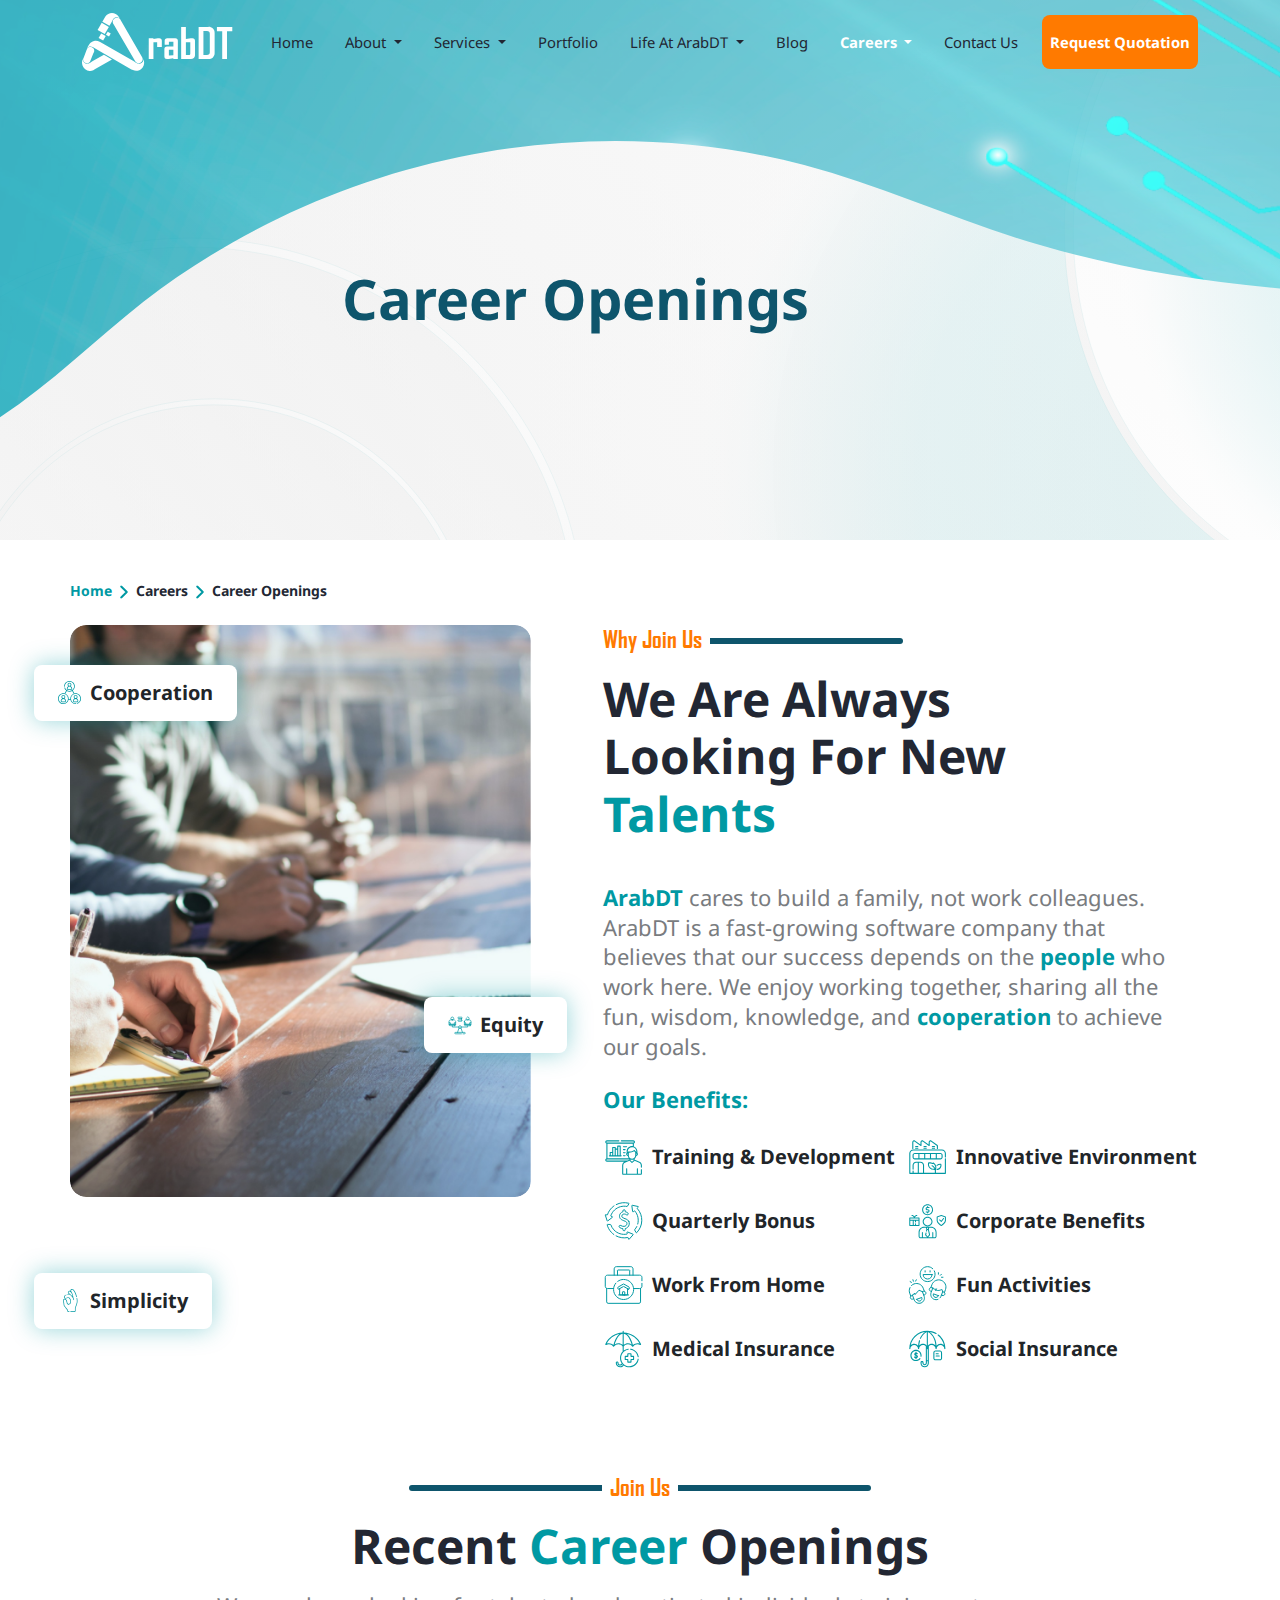
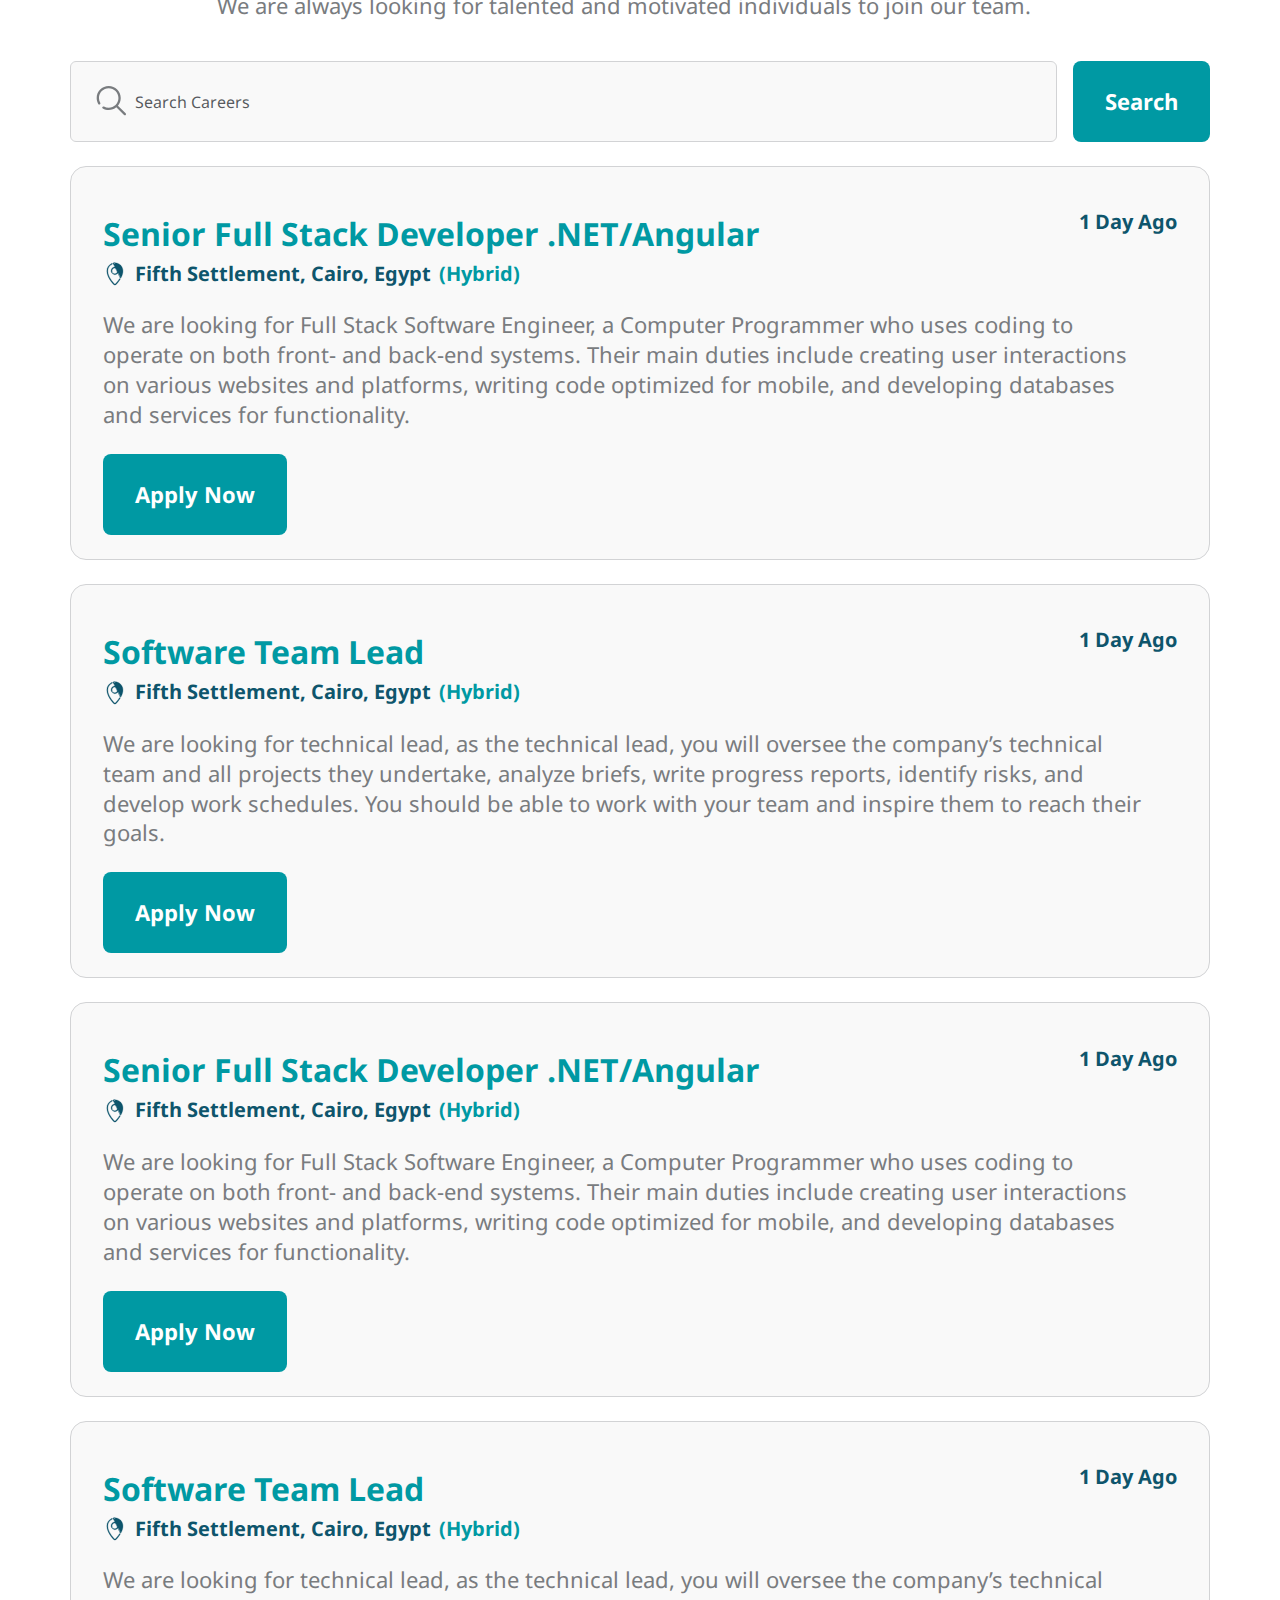
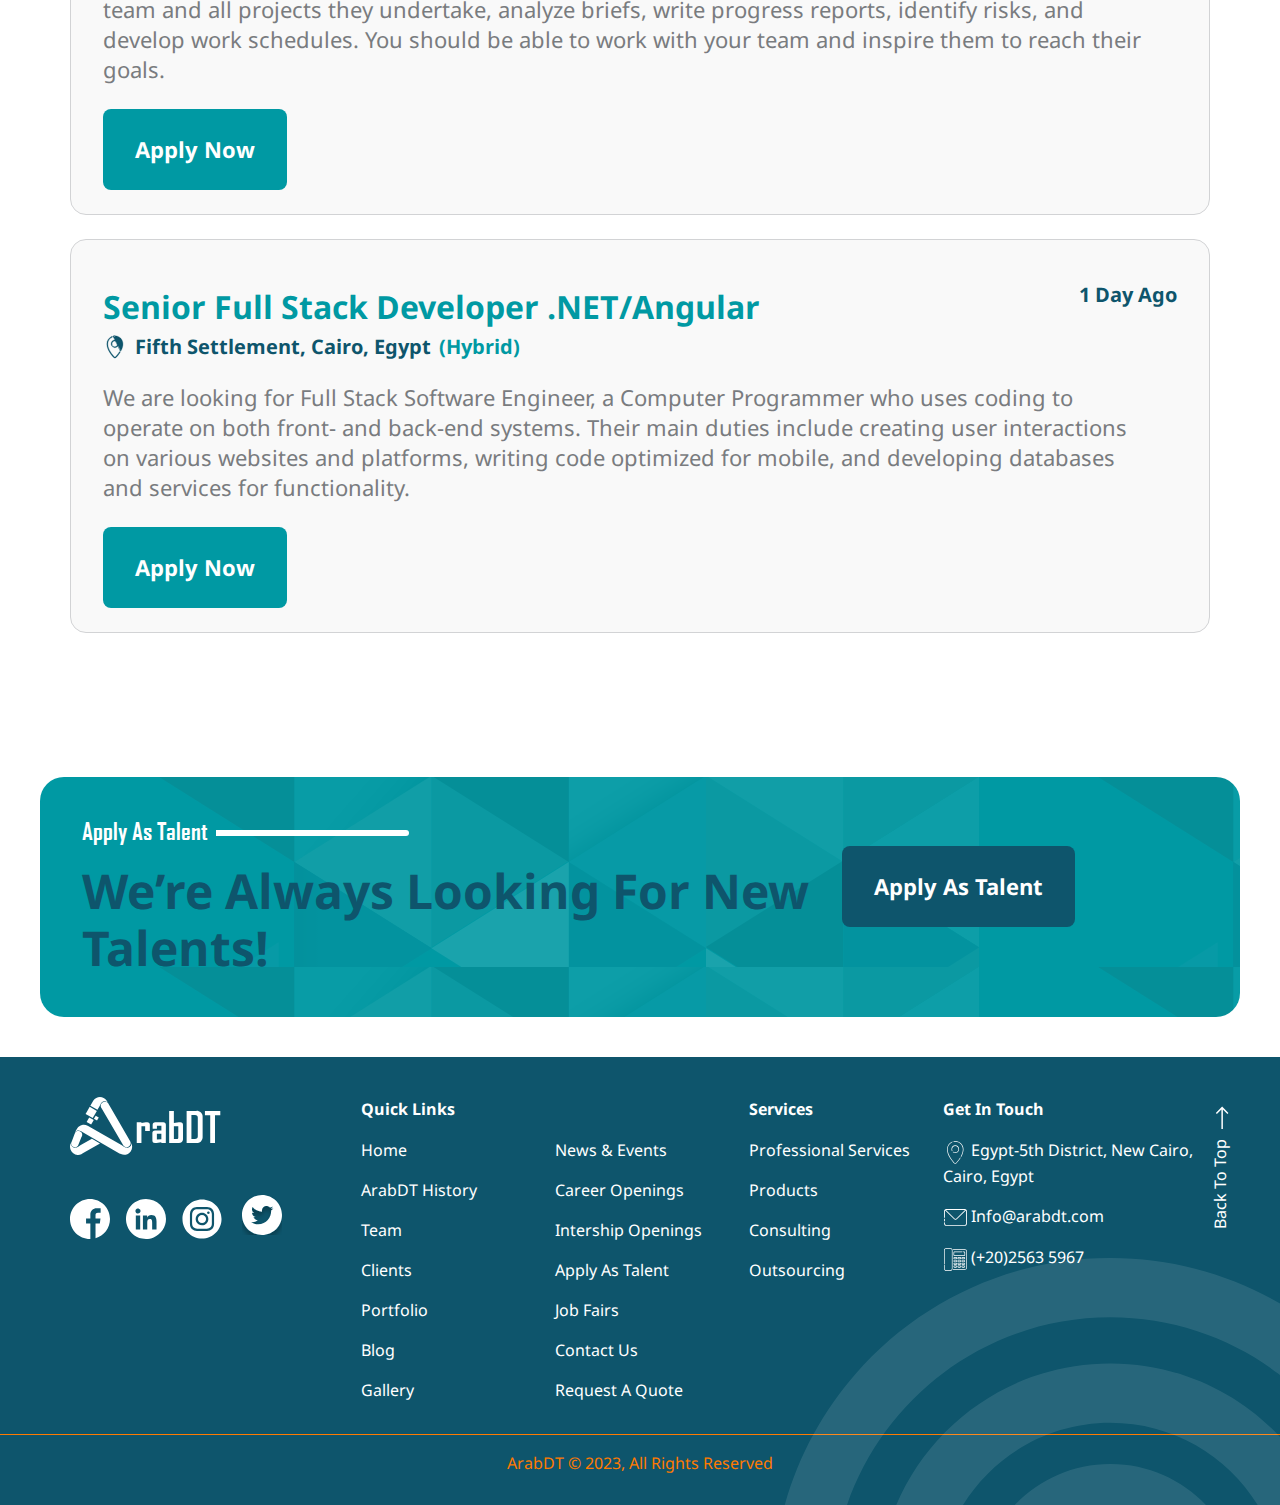
<file: career-openings.html>
<!DOCTYPE html>
<html lang="en">
  <head>
    <meta charset="UTF-8" />
    <meta name="viewport" content="width=device-width, initial-scale=1.0" />
    <title>career-opening</title>
    <link rel="stylesheet" href="css/bootstrap.min.css" />
    <link rel="stylesheet" href="css/global.css" />
    <link rel="stylesheet" href="css/style.css" />
    <link rel="stylesheet" href="css/responsive.css" />
  </head>
  <body>
    <!--Hero Section-->
    <section class="hero branch position-relative" id="hero-sec">
     
      <div class="container">
        <nav class="navbar navbar-expand-lg navbar-light">
          <div class="container-fluid">
            <a class="navbar-brand" href="index.html"><img src="images/white-Logo.svg" alt=""></a>
            <button class="navbar-toggler" type="button" data-bs-toggle="collapse"
              data-bs-target="#navbarSupportedContent" aria-controls="navbarSupportedContent" aria-expanded="false"
              aria-label="Toggle navigation">
              <span class="navbar-toggler-icon"></span>
            </button>
            <div class="collapse navbar-collapse" id="navbarSupportedContent">
              <ul class="navbar-nav gap-16 ms-auto mb-2 mb-lg-0">
                <li class="nav-item">
                  <a class="nav-link" href="index.html">Home</a>
                </li>
                <li class="nav-item dropdown">
                  <a class="nav-link dropdown-toggle" href="#" id="navbarDropdownMenuLink" role="button"
                    data-bs-toggle="dropdown" aria-expanded="false">
                    About
                  </a>
                  <ul class="dropdown-menu py-3" aria-labelledby="navbarDropdownMenuLink">
                    <li><a class="dropdown-item" href="aboutHistory.html"> <img src="images/arab-history-icon-nav.svg" alt="" class="m-2"> ArabDT History</a></li>
                    <li><a class="dropdown-item" href="aboutTeam.html"><img src="images/arab-team-icon-nav.svg" alt="" class="m-2">Team</a></li>
                    <li><a class="dropdown-item" href="aboutClients.html"><img src="images/arab-clients-icon-nav.svg" alt="" class="m-2">Clients</a></li>
                  </ul>
                </li>
                <li class="nav-item dropdown">
                  <a class="nav-link dropdown-toggle" href="#" id="navbarDropdownMenuLink" role="button"
                    data-bs-toggle="dropdown" aria-expanded="false">
                    Services
                  </a>
                  <ul class="dropdown-menu" aria-labelledby="navbarDropdownMenuLink">
                    <li><a class="dropdown-item" href="Professional Services.html"> <img src="images/arab-prof-icon-nav.svg" alt="" class="m-2"> Professional Services</a></li>
                    <li><a class="dropdown-item" href="Products.html"><img src="images/arab-prod-icon-nav.svg" alt="" class="m-2">Products</a></li>
                    <li><a class="dropdown-item" href="Consultation.html"><img src="images/arab-cons-icon-nav.svg" alt="" class="m-2">Consultation</a></li>
                      <li><a class="dropdown-item" href="Outsourcing.html"><img src="images/arab-out-icon-nav.svg" alt="" class="m-2">Outsourcing</a></li>
                  </ul>
                </li>
                
                <li class="nav-item">
                  <a class="nav-link" href="Portfolio.html">Portfolio</a>
                </li>
  
                <li class="nav-item dropdown">
                  <a class="nav-link dropdown-toggle" href="#" id="navbarDropdownMenuLink" role="button"
                    data-bs-toggle="dropdown" aria-expanded="false">
                    Life At ArabDT
                  </a>
                  <ul class="dropdown-menu py-3" aria-labelledby="navbarDropdownMenuLink">
                    <li><a class="dropdown-item" href="news-events-list.html"> <img src="images/arab-news-icon-nav.svg" alt="" class="m-2"> News & Events</a></li>
                    <li><a class="dropdown-item" href="gallery.html"><img src="images/arab-gallery-icon-nav.svg" alt="" class="m-2">Gallery</a></li>
                 
                  </ul>
                </li>
                <li class="nav-item">
                  <a class="nav-link" href="blog.html">Blog</a>
                </li>
              <li class="nav-item dropdown">
                  <a class="nav-link dropdown-toggle active" href="#" id="navbarDropdownMenuLink" role="button"
                    data-bs-toggle="dropdown" aria-expanded="false">
                    Careers
                  </a>
                  <ul class="dropdown-menu py-3" aria-labelledby="navbarDropdownMenuLink">
                    <li><a class="dropdown-item" href="career-openings.html"><img src="images/arab-career-icon-nav.svg" alt="" class="m-2">Career Openings</a></li>
                    <li><a class="dropdown-item" href="Internship-openings.html"><img src="images/arab-intern-icon-nav.svg" alt="" class="m-2">Internship Opennings</a></li>
                    <li><a class="dropdown-item" href="Apply-As-Talent.html"><img src="images/arab-apply-icon-nav.svg" alt="" class="m-2">Apply As Talent</a></li>
                      <li><a class="dropdown-item" href="Job Fairs-list.html"><img src="images/arab-job-icon-nav.svg" alt="" class="m-2">Job Fairs</a></li>
                  </ul>
                </li>
                <li class="nav-item">
                  <a class="nav-link" href="Contact Us.html">Contact Us</a>
                </li>
                <li class="nav-item">
                  <a class="nav-link nav-btn light main-btn" href="#index.html #quotation-req">Request Quotation</a>
                </li>
              </ul>
            </div>
          </div>
        </nav>
        <h1>Career Openings</h1>
      </div>
    </section>
    <!--Career-Join Section-->
    <section class="career-join pt-40 pb-80 position-relative">
      <div class="container">
        <div class="page-locat mb-24">
          <a href="index.html" class="colored">Home</a>
          <span><img src="images/Icons-Outlined.svg" alt="" /></span>
          <span>Careers</span>
          <span><img src="images/Icons-Outlined.svg" alt="" /></span>
          <span>Career Openings</span>
        </div>
        <div class="row">
          





            <div class="col-12 col-lg-5 mb-24 radius-16 position-relative">
              <div class="highlighted-box radius-8 position-absolute Cooperation d-flex align-items-center">
                <img src="images/Icons-Light (11).svg" alt="" />
                <h6>Cooperation</h6>
              </div>
              <div class="highlighted-box radius-8 position-absolute Equity d-flex align-items-center">
                <img src="images/Equity.svg" alt="" />
                <h6>Equity</h6>
              </div>
              <div class="highlighted-box radius-8 position-absolute Simplicity d-flex align-items-center">
                <img src="images/Simplicity 1.svg" alt="" />
                <h6>Simplicity</h6>
              </div>
              <div class="img-container radius-16 position-relative">
                <img
                src="images/Img-Careers.png"
                class="img-fluid radius-16 img"
                alt=""
                />
               
                
              </div>
            </div>















<!-- 
            <div class="img-container position-relative">
              <div class="scaled-image">

                <img
                src="images/Img-Careers.png"
                class="img-fluid radius-16 img"
                alt=""
                />
              </div>
              <span
                class="highlighted-box position-absolute Cooperation d-flex align-items-center label"
              >
                <img src="images/Icons-Light (11).svg" alt="" />
                <h6>Cooperation</h6>
              </span>
              <span
                class="highlighted-box position-absolute Equity d-flex align-items-center label"
              >
                <img src="images/Equity.svg" alt="" />
                <h6>Equity</h6>
              </span>
              <span
                class="highlighted-box position-absolute Simplicity d-flex align-items-center label"
              >
                <img src="images/Simplicity 1.svg" alt="" />
                <h6>Simplicity</h6>
              </span>
            </div> -->

         
          <div class="col-12 col-lg-7">
            <div class="join-text">
              <div class="section-title mb-40">
                <h4>Why Join Us</h4>
                <h2 class="w-628">
                  We Are Always Looking For New
                  <span class="colored">Talents</span>
                </h2>
              </div>
              <p class="regular-parag mb-24">
                <span class="colored">ArabDT</span> cares to build a family, not
                work colleagues. ArabDT is a fast-growing software company that
                believes that our success depends on the
                <span class="colored">people</span> who work here. We enjoy
                working together, sharing all the fun, wisdom, knowledge, and
                <span class="colored">cooperation</span> to achieve our goals.
              </p>
              <h5 class="colored mb-24">Our Benefits:</h5>
              <div
                class="d-flex flex-column flex-lg-row w-100 position-relative"
              >
                <div class="w-50">
                  <div class="d-flex align-items-center gap-8 mb-24">
                    <img
                      src="images/Training (1) 1.svg"
                      class="img-fluid"
                      alt=""
                    />
                    <h6 class="normal-lineheight">Training & Development</h6>
                  </div>
                  <div class="d-flex align-items-center gap-8 mb-24">
                    <img src="images/Bonus.svg" class="img-fluid" alt="" />
                    <h6 class="normal-lineheight">Quarterly Bonus</h6>
                  </div>
                  <div class="d-flex align-items-center gap-8 mb-24">
                    <img src="images/Wfh (1) 1.svg" class="img-fluid" alt="" />
                    <h6 class="normal-lineheight">Work From Home</h6>
                  </div>
                  <div class="d-flex align-items-center gap-8 mb-24">
                    <img
                      src="images/Medical (2).svg"
                      class="img-fluid"
                      alt=""
                    />
                    <h6 class="normal-lineheight">Medical Insurance</h6>
                  </div>
                </div>
                <div class="w-50">
                  <div class="d-flex align-items-center gap-8 mb-24">
                    <img
                      src="images/Environment 1.svg"
                      class="img-fluid"
                      alt=""
                    />
                    <h6 class="normal-lineheight">Innovative Environment</h6>
                  </div>
                  <div class="d-flex align-items-center gap-8 mb-24">
                    <img src="images/Benefits.svg" class="img-fluid" alt="" />
                    <h6 class="normal-lineheight">Corporate Benefits</h6>
                  </div>
                  <div class="d-flex align-items-center gap-8 mb-24">
                    <img src="images/Fun.svg" class="img-fluid" alt="" />
                    <h6 class="normal-lineheight">Fun Activities</h6>
                  </div>
                  <div class="d-flex align-items-center gap-8 mb-24">
                    <img
                      src="images/Social-umberlla.svg"
                      class="img-fluid"
                      alt=""
                    />
                    <h6 class="normal-lineheight">Social Insurance</h6>
                  </div>
                </div>
              </div>
            </div>
          </div>
        </div>
      </div>
    </section>
    <!--Search-Careers-->
    <section class="search-career pb-80">
      <div class="container">
        <div class="section-header text-center mb-40">
          <h4>Join Us</h4>
          <h2 class="mb-16">
            Recent <span class="colored">Career</span> Openings
            
          </h2>
          <p class="regular-parag">
            We are always looking for talented and motivated individuals to join
            our team.
          </p>
        </div>
        <div class="search-box d-flex gap-16 position-relative radius-8 mb-24">
          <input
            type="text"
            class="form-control"
            placeholder="Search Careers"
          />
          <img
            src="images/Search 1.svg"
            class="img-fluid position-absolute search-icon"
            alt=""
          />
          <a href="#" class="branch-main-btn">Search</a>
        </div>
        <div class="career-box mb-24 position-relative bg-sec radius-16">
          <!-- <img
            src="images/Group 18.svg"
            class="position-absolute ab-testi-img1"
            alt=""
          /> -->
          <div
            class="career-title mb-8 d-flex align-items-center position-relative"
          >
            <h3 class="title colored">
              Senior Full Stack Developer .NET/Angular
            </h3>
            <h6 class="secondary-color position-absolute">1 Day Ago</h6>
          </div>
          <div class="career-locate d-flex align-items-center gap-8 mb-24">
            <img src="images/Location (2).svg" class="img-fluid" alt="" />
            <h6 class="secondary-color">Fifth Settlement, Cairo, Egypt</h6>
            <h6 class="colored">(Hybrid)</h6>
          </div>
          <p class="regular-parag mb-24">
            We are looking for Full Stack Software Engineer, a Computer
            Programmer who uses coding to operate on both front- and back-end
            systems. Their main duties include creating user interactions on
            various websites and platforms, writing code optimized for mobile,
            and developing databases and services for functionality.
          </p>
          <a href="Career-Openings-details.html" class="branch-main-btn">Apply Now</a>
        </div>
        <div class="career-box mb-24 position-relative bg-sec radius-16">
          <div
            class="career-title mb-8 d-flex align-items-center position-relative"
          >
            <h3 class="title colored">Software Team Lead</h3>
            <h6 class="secondary-color position-absolute">1 Day Ago</h6>
          </div>
          <div class="career-locate d-flex align-items-center gap-8 mb-24">
            <img src="images/Location (2).svg" class="img-fluid" alt="" />
            <h6 class="secondary-color">Fifth Settlement, Cairo, Egypt</h6>
            <h6 class="colored">(Hybrid)</h6>
          </div>
          <p class="regular-parag mb-24">
            We are looking for technical lead, as the technical lead, you will
            oversee the company’s technical team and all projects they
            undertake, analyze briefs, write progress reports, identify risks,
            and develop work schedules. You should be able to work with your
            team and inspire them to reach their goals.
          </p>
          <a href="Career-Openings-details.html" class="branch-main-btn">Apply Now</a>
        </div>
        <div class="career-box mb-24 position-relative bg-sec radius-16">
          <div
            class="career-title mb-8 d-flex align-items-center position-relative"
          >
            <h3 class="title colored">
              Senior Full Stack Developer .NET/Angular
            </h3>
            <h6 class="secondary-color position-absolute">1 Day Ago</h6>
          </div>
          <div class="career-locate d-flex align-items-center gap-8 mb-24">
            <img src="images/Location (2).svg" class="img-fluid" alt="" />
            <h6 class="secondary-color">Fifth Settlement, Cairo, Egypt</h6>
            <h6 class="colored">(Hybrid)</h6>
          </div>
          <p class="regular-parag mb-24">
            We are looking for Full Stack Software Engineer, a Computer
            Programmer who uses coding to operate on both front- and back-end
            systems. Their main duties include creating user interactions on
            various websites and platforms, writing code optimized for mobile,
            and developing databases and services for functionality.
          </p>
          <a href="Career-Openings-details.html" class="branch-main-btn">Apply Now</a>
        </div>
        <div class="career-box mb-24 position-relative bg-sec radius-16">
          <div
            class="career-title mb-8 d-flex align-items-center position-relative"
          >
            <h3 class="title colored">Software Team Lead</h3>
            <h6 class="secondary-color position-absolute">1 Day Ago</h6>
          </div>
          <div class="career-locate d-flex align-items-center gap-8 mb-24">
            <img src="images/Location (2).svg" class="img-fluid" alt="" />
            <h6 class="secondary-color">Fifth Settlement, Cairo, Egypt</h6>
            <h6 class="colored">(Hybrid)</h6>
          </div>
          <p class="regular-parag mb-24">
            We are looking for technical lead, as the technical lead, you will
            oversee the company’s technical team and all projects they
            undertake, analyze briefs, write progress reports, identify risks,
            and develop work schedules. You should be able to work with your
            team and inspire them to reach their goals.
          </p>
          <a href="Career-Openings-details.html" class="branch-main-btn">Apply Now</a>
        </div>
        <div class="career-box mb-24 position-relative bg-sec radius-16">
          <div
            class="career-title mb-8 d-flex align-items-center position-relative"
          >
            <h3 class="title colored">
              Senior Full Stack Developer .NET/Angular
            </h3>
            <h6 class="secondary-color position-absolute">1 Day Ago</h6>
          </div>
          <div class="career-locate d-flex align-items-center gap-8 mb-24">
            <img src="images/Location (2).svg" class="img-fluid" alt="" />
            <h6 class="secondary-color">Fifth Settlement, Cairo, Egypt</h6>
            <h6 class="colored">(Hybrid)</h6>
          </div>
          <p class="regular-parag mb-24">
            We are looking for Full Stack Software Engineer, a Computer
            Programmer who uses coding to operate on both front- and back-end
            systems. Their main duties include creating user interactions on
            various websites and platforms, writing code optimized for mobile,
            and developing databases and services for functionality.
          </p>
          <a href="Career-Openings-details.html" class="branch-main-btn">Apply Now</a>
        </div>
      </div>
    </section>
      <!--Contact-Us Section-->
      <section class="contact-us py-40">
        <div class="container">
          <h4>Apply As Talent</h4>
          <div class="row">
            <div class="col-12 col-md-8">
              <h2 class="secondary-color">We’re Always Looking For New Talents!</h2>
            </div>
            <div class="col-12 col-md-4">
              <a href="Apply-As-Talent.html" class="branch-btn">Apply As Talent</a>
            </div>
          </div>
        </div>
      </section>
      <!--Footer -->
      <footer class="position-relative">
        <a href="#hero-sec" class="top-arrow position-absolute">
          <span>Back To Top</span>
          <img src="images/top-arrow.svg" alt="" />
        </a>
        <div class="container">
          <div class="row">
            <div class="col-12 col-lg-3 mb-3">
              <img src="images/white-Logo.svg" class="img-fluid footer-logo" alt="" />
              <div class="socials gap-16 mt-40 d-flex align-items-center">
                <a href="https://www.facebook.com/arabdtco">
                  <img src="images/Facebook (2).svg" alt="" /></a>
                <a href="https://www.linkedin.com/company/arabdt/mycompany/">
                  <img src="images/white-linked-in.svg" alt="" /></a>
                <a href="#">
                  <img src="images/Instagram 1.svg" alt="" /></a>
                <a href="#">
                  <img src="images/Twitter 1.svg" alt="" /></a>
              </div>
            </div>
            <div class="col-12 col-lg-4">
              <div class="lin-title">Quick Links</div>
              <div class="row">
                <div class="col-6 col-lg-6">
                  <ul>
                    <li><a href="index.html">Home</a></li>
                    <li><a href="aboutHistory.html">ArabDT History</a></li>
                    <li><a href="aboutTeam.html">Team</a></li>
                    <li><a href="aboutClients.html">Clients</a></li>
                    <li><a href="Portfolio.html">Portfolio</a></li>
                    <li><a href="blog.html">Blog</a></li>
                    <li><a href="gallery.html">Gallery</a></li>
                  </ul>
                </div>
                <div class="col-6 col-lg-6">
                  <ul>
                    <li><a href="news-events-list.html">News & Events</a></li>
                    <li><a href="career-openings.html">Career Openings</a></li>
                    <li><a href="Internship-openings.html">Intership Openings</a></li>
                    <li><a href="Apply-As-Talent.html">Apply As Talent</a></li>
                    <li><a href="Job Fairs-list.html">Job Fairs</a></li>
                    <li><a href="contact us.html">Contact Us</a></li>
                    <li><a href="#quotation-req">Request A Quote</a></li>
                  </ul>
                </div>
              </div>
            </div>
            <div class="col-12 col-lg-2">
              <div class="lin-title">Services</div>
              <ul>
                <li><a href="Professional Services.html">Professional Services</a></li>
                <li><a href="Products.html">Products</a></li>
                <li><a href="Consultation.html">Consulting</a></li>
                <li><a href="Outsourcing.html">Outsourcing</a></li>
              </ul>
            </div>
            <div class="col-12 col-lg-3">
              <div class="lin-title">Get In Touch</div>
              <ul>
                <li>
                  <img src="images/Location.svg" alt="" />
                  <span>Egypt-5th District, New Cairo, Cairo, Egypt</span>
                </li>
                <li>
                  <img src="images/Mail.svg" alt="" />
                  <span>Info@arabdt.com</span>
                </li>
                <li>
                  <img src="images/Phone.svg" alt="" />
                  <span>(+20)2563 5967</span>
                </li>
              </ul>
            </div>
          </div>
        </div>
        <hr />
        <div class="copy-right text-center">
          ArabDT &copy; 2023, All Rights Reserved
        </div>
        <div class="img-container-footer position-absolute">
          <img src="images/footer-circles.svg" class="img-fluid d-none d-lg-block" alt="" />
        </div>
      </footer>
    <script src="js/popper.min.js"></script>
    <script src="js/bootstrap.min.js"></script>
    <script src="js/main.js"></script>
  </body>
</html>
</file>
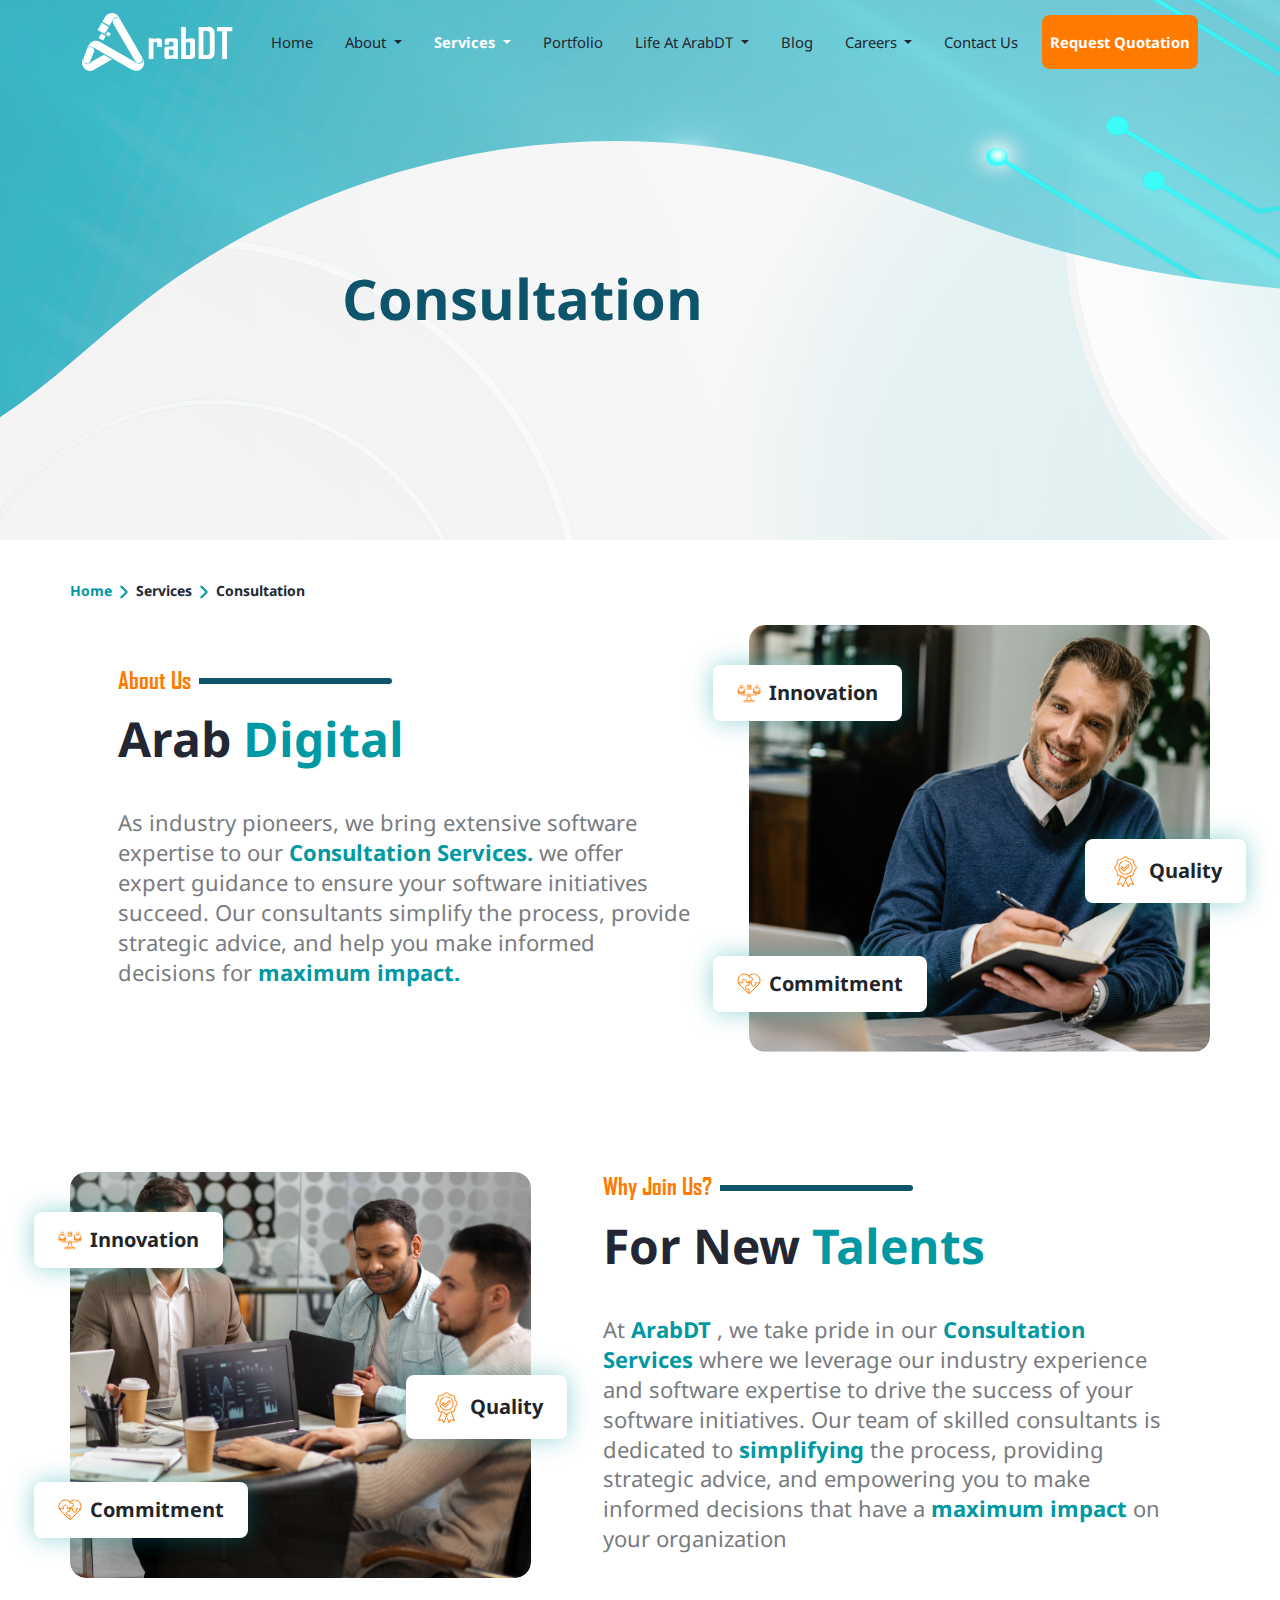
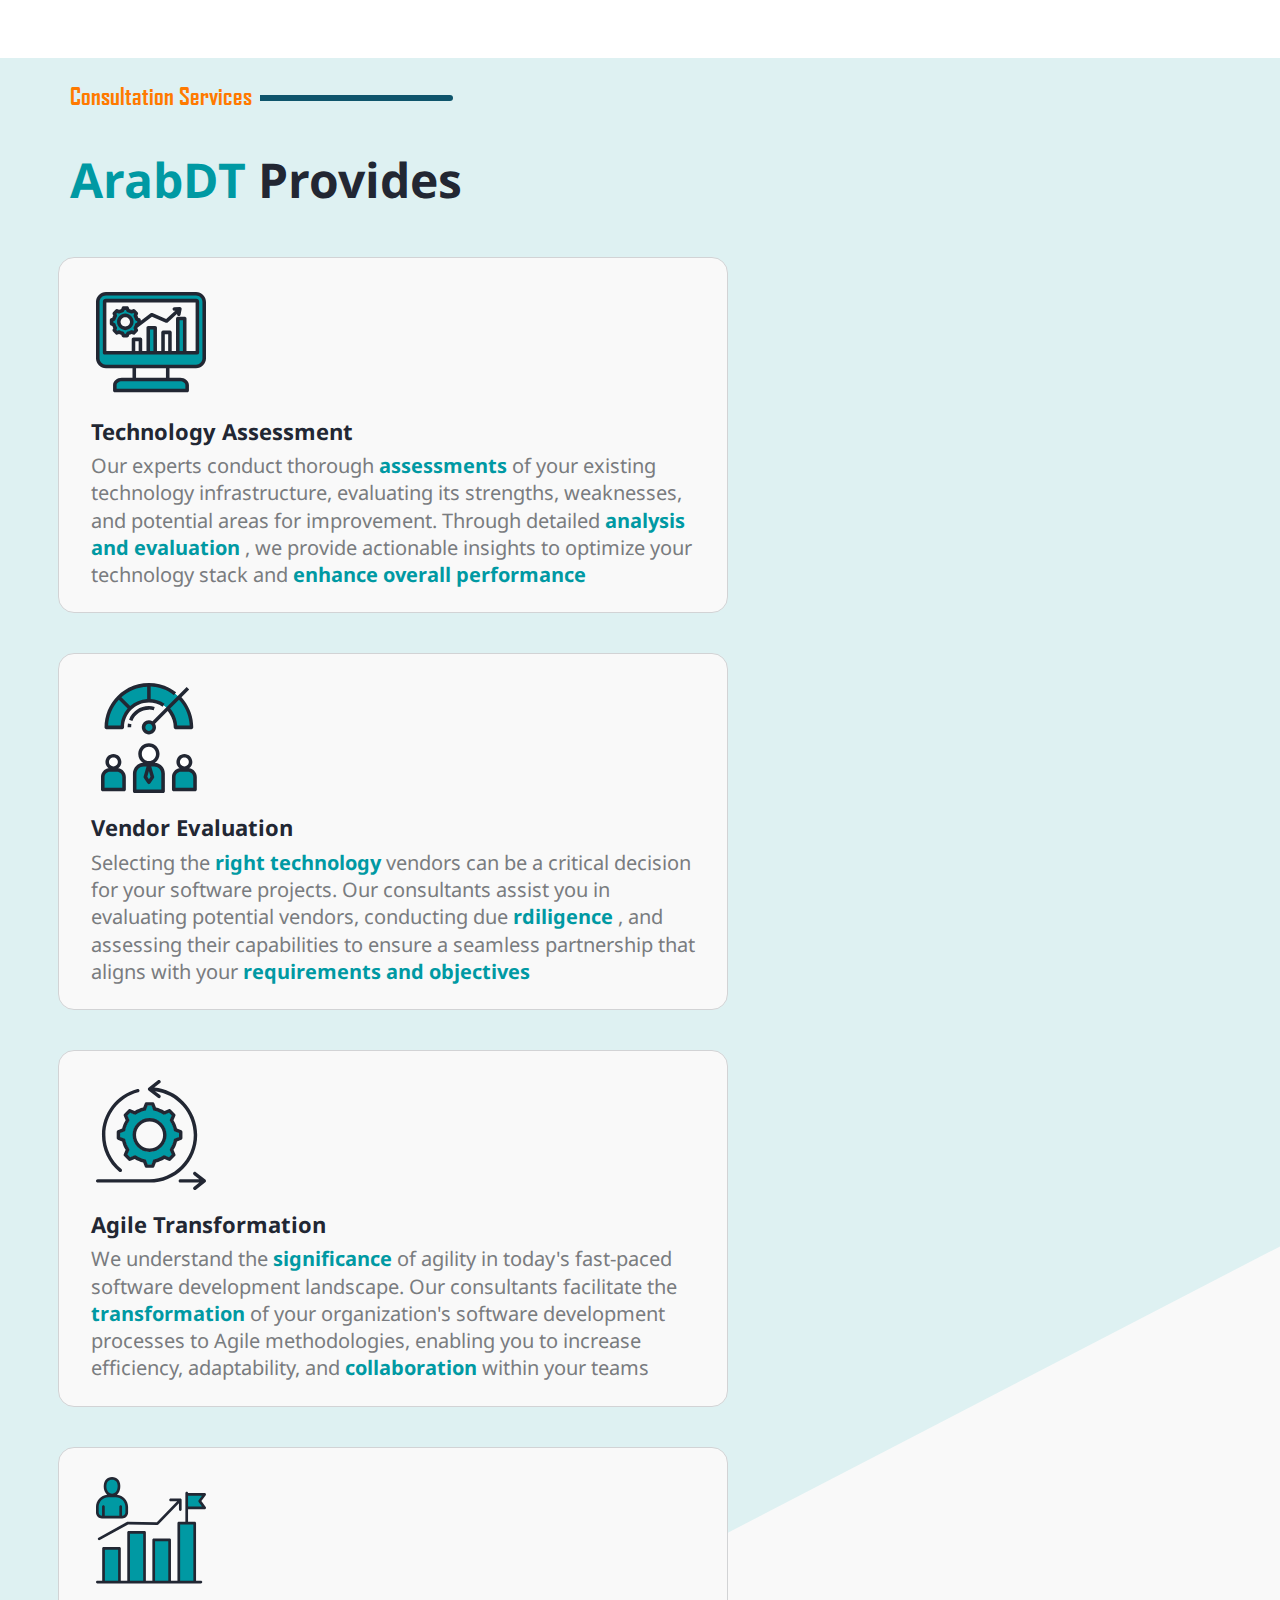
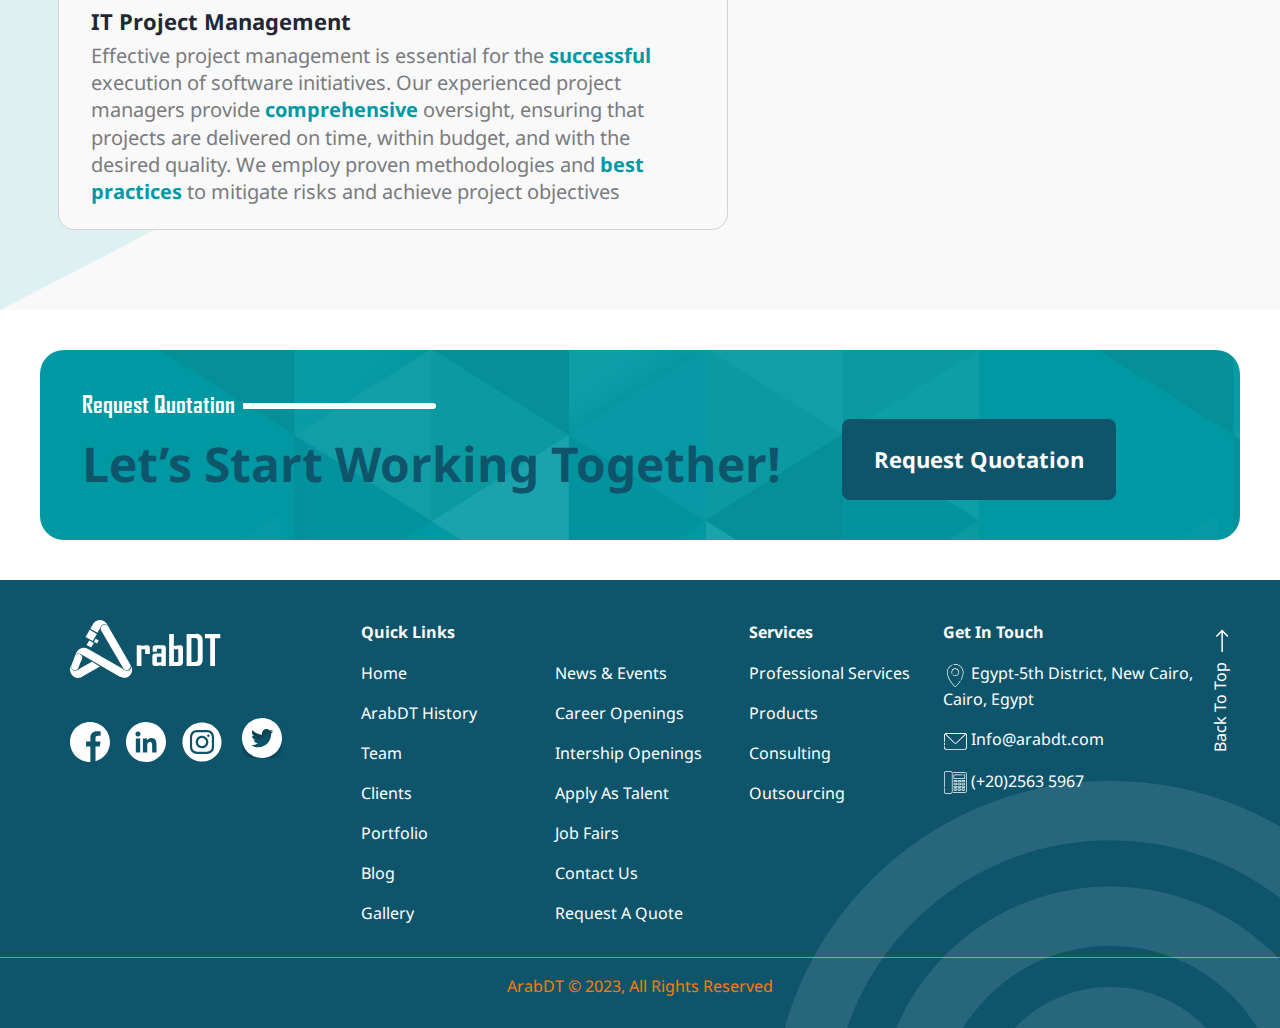
<file: Consultation.html>
<!DOCTYPE html>
<html lang="en">
  <head>
    <meta charset="UTF-8" />
    <meta name="viewport" content="width=device-width, initial-scale=1.0" />
    <title>Consultation</title>
    <link rel="stylesheet" href="css/bootstrap.min.css" />
    <link rel="stylesheet" href="css/global.css" />
    <link rel="stylesheet" href="css/style.css" />
    <link rel="stylesheet" href="css/responsive.css" />
  </head>
  <body>
    <!--Hero Section-->
    <section class="hero branch position-relative" id="hero-sec">
     
      <div class="container">
        <nav class="navbar navbar-expand-lg navbar-light">
          <div class="container-fluid">
            <a class="navbar-brand" href="index.html"><img src="images/white-Logo.svg" alt=""></a>
            <button class="navbar-toggler" type="button" data-bs-toggle="collapse"
              data-bs-target="#navbarSupportedContent" aria-controls="navbarSupportedContent" aria-expanded="false"
              aria-label="Toggle navigation">
              <span class="navbar-toggler-icon"></span>
            </button>
            <div class="collapse navbar-collapse" id="navbarSupportedContent">
              <ul class="navbar-nav gap-16 ms-auto mb-2 mb-lg-0">
                <li class="nav-item">
                  <a class="nav-link" href="index.html">Home</a>
                </li>
                <li class="nav-item dropdown">
                  <a class="nav-link dropdown-toggle" href="#" id="navbarDropdownMenuLink" role="button"
                    data-bs-toggle="dropdown" aria-expanded="false">
                    About
                  </a>
                  <ul class="dropdown-menu py-3" aria-labelledby="navbarDropdownMenuLink">
                    <li><a class="dropdown-item" href="aboutHistory.html"> <img src="images/arab-history-icon-nav.svg" alt="" class="m-2"> ArabDT History</a></li>
                    <li><a class="dropdown-item" href="aboutTeam.html"><img src="images/arab-team-icon-nav.svg" alt="" class="m-2">Team</a></li>
                    <li><a class="dropdown-item" href="aboutClients.html"><img src="images/arab-clients-icon-nav.svg" alt="" class="m-2">Clients</a></li>
                  </ul>
                </li>
                <li class="nav-item dropdown">
                  <a class="nav-link dropdown-toggle active" href="#" id="navbarDropdownMenuLink" role="button"
                    data-bs-toggle="dropdown" aria-expanded="false">
                    Services
                  </a>
                  <ul class="dropdown-menu" aria-labelledby="navbarDropdownMenuLink">
                    <li><a class="dropdown-item" href="Professional Services.html"> <img src="images/arab-prof-icon-nav.svg" alt="" class="m-2"> Professional Services</a></li>
                    <li><a class="dropdown-item" href="Products.html"><img src="images/arab-prod-icon-nav.svg" alt="" class="m-2">Products</a></li>
                    <li><a class="dropdown-item" href="Consultation.html"><img src="images/arab-cons-icon-nav.svg" alt="" class="m-2">Consultation</a></li>
                      <li><a class="dropdown-item" href="Outsourcing.html"><img src="images/arab-out-icon-nav.svg" alt="" class="m-2">Outsourcing</a></li>
                  </ul>
                </li>
                
                <li class="nav-item">
                  <a class="nav-link" href="Portfolio.html">Portfolio</a>
                </li>
  
                <li class="nav-item dropdown">
                  <a class="nav-link dropdown-toggle" href="#" id="navbarDropdownMenuLink" role="button"
                    data-bs-toggle="dropdown" aria-expanded="false">
                    Life At ArabDT
                  </a>
                  <ul class="dropdown-menu py-3" aria-labelledby="navbarDropdownMenuLink">
                    <li><a class="dropdown-item" href="news-events-list.html"> <img src="images/arab-news-icon-nav.svg" alt="" class="m-2"> News & Events</a></li>
                    <li><a class="dropdown-item" href="gallery.html"><img src="images/arab-gallery-icon-nav.svg" alt="" class="m-2">Gallery</a></li>
                 
                  </ul>
                </li>
                <li class="nav-item">
                  <a class="nav-link" href="blog.html">Blog</a>
                </li>
              <li class="nav-item dropdown">
                  <a class="nav-link dropdown-toggle " href="#" id="navbarDropdownMenuLink" role="button"
                    data-bs-toggle="dropdown" aria-expanded="false">
                    Careers
                  </a>
                  <ul class="dropdown-menu py-3" aria-labelledby="navbarDropdownMenuLink">
                    <li><a class="dropdown-item" href="career-openings.html"><img src="images/arab-career-icon-nav.svg" alt="" class="m-2">Career Openings</a></li>
                    <li><a class="dropdown-item" href="Internship-openings.html"><img src="images/arab-intern-icon-nav.svg" alt="" class="m-2">Internship Opennings</a></li>
                    <li><a class="dropdown-item" href="Apply-As-Talent.html"><img src="images/arab-apply-icon-nav.svg" alt="" class="m-2">Apply As Talent</a></li>
                      <li><a class="dropdown-item" href="Job Fairs-list.html"><img src="images/arab-job-icon-nav.svg" alt="" class="m-2">Job Fairs</a></li>
                  </ul>
                </li>
                <li class="nav-item">
                  <a class="nav-link" href="Contact Us.html">Contact Us</a>
                </li>
                <li class="nav-item">
                  <a class="nav-link nav-btn light main-btn" href="#index.html #quotation-req">Request Quotation</a>
                </li>
              </ul>
            </div>
          </div>
        </nav>
        <h1>Consultation</h1>
      </div>
    </section>
    <!--Career-Join Section-->
    <section class="career-join pt-40 pb-80 position-relative">
      <div class="container">
        <div class="page-locat mb-24">
          <a href="index.html" class="colored">Home</a>
          <span><img src="images/Icons-Outlined.svg" alt="" /></span>
          <span>Services</span>
          <span><img src="images/Icons-Outlined.svg" alt="" /></span>
          <span>Consultation</span>
        </div>
        <div class="row d-flex align-items-center">
          <div class="col-12 col-lg-7">
            <div class="join-text">
              <div class="section-title mb-40">
                <h4>About Us</h4>
                <h2>
                  Arab
                  <span class="colored">Digital</span>
                </h2>
              </div>
              <p class="regular-parag mb-24">
                As industry pioneers, we bring extensive software expertise to our
                <span class="colored">Consultation Services.</span> we offer expert guidance to ensure your software initiatives succeed. Our consultants simplify the process, provide strategic advice, and help you make informed decisions for  
                <span class="colored">maximum impact.</span> 
              </p>
             
            </div>
          </div>
       

          <div class="col-12 col-lg-5 position-relative orange-hover">
            <div
            class="highlighted-box position-absolute Cooperation d-flex align-items-center"
          >
            <img src="images/innove-icon.svg" alt="" />
            <h6>Innovation</h6>
          </div>
          <div
            class="highlighted-box position-absolute Equity d-flex align-items-center"
          >
            <img src="images/quality-icon.svg" alt="" />
            <h6>Quality</h6>
          </div>
          <div
            class="highlighted-box position-absolute Simplicity d-flex align-items-center"
          >
            <img src="images/commitment-icon.svg" alt="" />
            <h6>Commitment</h6>
          </div>
            <div class="img-container position-relative orange-hover ">
              <img
                src="images/consultation.png"
                class="img-fluid radius-16"
                alt=""
              />
          
            </div>
          </div>


          
         
        </div>
      </div>
    </section>
    <section class="career-join pt-40 pb-80 position-relative">
      <div class="container">
        <div class="row d-flex align-items-center">
          <div class="col-12 col-lg-5 position-relative orange-hover ">
            <div
            class="highlighted-box position-absolute Cooperation d-flex align-items-center"
          >
            <img src="images/innove-icon.svg" alt="" />
            <h6>Innovation</h6>
          </div>
          <div
            class="highlighted-box position-absolute Equity d-flex align-items-center"
          >
            <img src="images/quality-icon.svg" alt="" />
            <h6>Quality</h6>
          </div>
          <div
            class="highlighted-box position-absolute Simplicity d-flex align-items-center"
          >
            <img src="images/commitment-icon.svg" alt="" />
            <h6>Commitment</h6>
          </div>
            <div class="img-container position-relative orange-hover ">
              <img
                src="images/consultation-2.png"
                class="img-fluid radius-16"
                alt=""
              />
            
            </div>
          </div>
          <div class="col-12 col-lg-7">
            <div class="join-text">
              <div class="section-title mb-40">
                <h4>Why Join Us?</h4>
                <h2>
                  For New
                  <span class="colored">Talents</span>
                </h2>
              </div>
              <p class="regular-parag mb-24">
                At
                <span class="colored">ArabDT</span> , we take pride in our 
                <span class="colored">Consultation Services</span>  where we leverage our industry experience and software expertise to drive the success of your software initiatives. Our team of skilled consultants is dedicated to 
                <span class="colored">simplifying </span>the process, providing strategic advice, and empowering you to make informed decisions that have a
                <span class="colored">maximum impact</span>
                on your organization
              </p>
             
            </div>
          </div>
          
         
        </div>
      </div>
    </section>
    <!--Search-Careers-->
    <section class="search-career servicess  history-timeline pb-80">
      <div class="container">
      
          <div class="section-title mb-40 pt-4">
            <h4>Consultation Services</h4>
          
          </div>
          <h2 class="mb-5">
            <span class="colored">ArabDT</span> Provides
            
          </h2>
          <div class="row d-flex justify-content-start gap-40 serv-card">
  <div class="career-box position-relative bg-sec radius-16 col-12 col-md-4 col-lg-5">
    <img src="images/27.svg" class="img-fluid mb-16 about-icon" alt="">
    <h5 class="mb-8 title-color">Technology Assessment</h5>
    <p class="fz-20 text-gray normal-lineheight">
      Our experts conduct thorough
      <span class="colored">assessments</span>  of your existing technology infrastructure, evaluating its strengths, weaknesses, and potential areas for improvement. Through detailed
      <span class="colored">analysis and evaluation</span>
      , we provide actionable insights to optimize your technology stack and
      <span class="colored"> enhance overall performance</span>
    </p>
  </div>
         <div class="career-box position-relative bg-sec radius-16 col-12 col-md-4 col-lg-5">
    <img src="images/37.svg" class="img-fluid mb-16 about-icon" alt="">
    <h5 class="mb-8 title-color">Vendor Evaluation</h5>
    <p class="fz-20 text-gray normal-lineheight">
      Selecting the 
      <span class="colored">right technology</span>
      vendors can be a critical decision for your software projects. Our consultants assist you in evaluating potential vendors, conducting due
      <span class="colored">rdiligence</span>
      , and assessing their capabilities to ensure a seamless partnership that aligns with your
      <span class="colored">requirements and objectives</span>
    </p>
         </div>       
          <div class="career-box position-relative bg-sec radius-16 col-12 col-md-4 col-lg-5 mb-">
            <img src="images/35.svg" class="img-fluid mb-16 about-icon" alt="">
            <h5 class="mb-8 title-color">Agile Transformation</h5>
            <p class="fz-20 text-gray normal-lineheight">
              We understand the <span class="colored">significance</span>
              of agility in today's fast-paced software development landscape. Our consultants facilitate the
              <span class="colored">transformation</span>
              of your organization's software development processes to Agile methodologies, enabling you to increase efficiency, adaptability, and
              <span class="colored">collaboration</span> within your teams
            </p>
          </div>
         


          <div class="career-box position-relative bg-sec radius-16 col-12 col-md-4 col-lg-5">
            <img src="images/36.svg" class="img-fluid mb-16 about-icon" alt="">
            <h5 class="mb-8 title-color">IT Project Management</h5>
            <p class="fz-20 text-gray normal-lineheight">
              Effective project management is essential for the 
              <span class="colored">successful</span> execution of software initiatives. Our experienced project managers provide
              <span class="colored">comprehensive</span>
              oversight, ensuring that projects are delivered on time, within budget, and with the desired quality. We employ proven methodologies and
              <span class="colored">best practices</span>
              to mitigate risks and achieve project objectives
            </p>
          </div>
         


        </div>


      
      </div>
      
    </section>
    <section class="contact-us py-40">
      <div class="container">
        <h4>Request Quotation</h4>
        <div class="row">
          <div class="col-12 col-md-8">
            <h2 class="secondary-color">Let’s Start Working Together!</h2>
          </div>
          <div class="col-12 col-md-4">
            <a href="index.html #quotation-req" class="branch-btn">Request Quotation</a>
          </div>
        </div>
      </div>
    </section>
      <!--Footer -->
      <footer class="position-relative">
        <a href="#hero-sec" class="top-arrow position-absolute">
          <span>Back To Top</span>
          <img src="images/top-arrow.svg" alt="" />
        </a>
        <div class="container">
          <div class="row">
            <div class="col-12 col-lg-3 mb-3">
              <img src="images/white-Logo.svg" class="img-fluid footer-logo" alt="" />
              <div class="socials gap-16 mt-40 d-flex align-items-center">
                <a href="https://www.facebook.com/arabdtco">
                  <img src="images/Facebook (2).svg" alt="" /></a>
                <a href="https://www.linkedin.com/company/arabdt/mycompany/">
                  <img src="images/white-linked-in.svg" alt="" /></a>
                <a href="#">
                  <img src="images/Instagram 1.svg" alt="" /></a>
                <a href="#">
                  <img src="images/Twitter 1.svg" alt="" /></a>
              </div>
            </div>
            <div class="col-12 col-lg-4">
              <div class="lin-title">Quick Links</div>
              <div class="row">
                <div class="col-6 col-lg-6">
                  <ul>
                    <li><a href="index.html">Home</a></li>
                    <li><a href="aboutHistory.html">ArabDT History</a></li>
                    <li><a href="aboutTeam.html">Team</a></li>
                    <li><a href="aboutClients.html">Clients</a></li>
                    <li><a href="Portfolio.html">Portfolio</a></li>
                    <li><a href="blog.html">Blog</a></li>
                    <li><a href="gallery.html">Gallery</a></li>
                  </ul>
                </div>
                <div class="col-6 col-lg-6">
                  <ul>
                    <li><a href="news-events-list.html">News & Events</a></li>
                    <li><a href="career-openings.html">Career Openings</a></li>
                    <li><a href="Internship-openings.html">Intership Openings</a></li>
                    <li><a href="Apply-As-Talent.html">Apply As Talent</a></li>
                    <li><a href="Job Fairs-list.html">Job Fairs</a></li>
                    <li><a href="contact us.html">Contact Us</a></li>
                    <li><a href="#quotation-req">Request A Quote</a></li>
                  </ul>
                </div>
              </div>
            </div>
            <div class="col-12 col-lg-2">
              <div class="lin-title">Services</div>
              <ul>
                <li><a href="Professional Services.html">Professional Services</a></li>
                <li><a href="Products.html">Products</a></li>
                <li><a href="Consultation.html">Consulting</a></li>
                <li><a href="Outsourcing.html">Outsourcing</a></li>
              </ul>
            </div>
            <div class="col-12 col-lg-3">
              <div class="lin-title">Get In Touch</div>
              <ul>
                <li>
                  <img src="images/Location.svg" alt="" />
                  <span>Egypt-5th District, New Cairo, Cairo, Egypt</span>
                </li>
                <li>
                  <img src="images/Mail.svg" alt="" />
                  <span>Info@arabdt.com</span>
                </li>
                <li>
                  <img src="images/Phone.svg" alt="" />
                  <span>(+20)2563 5967</span>
                </li>
              </ul>
            </div>
          </div>
        </div>
        <hr />
        <div class="copy-right text-center">
          ArabDT &copy; 2023, All Rights Reserved
        </div>
        <div class="img-container-footer position-absolute">
          <img src="images/footer-circles.svg" class="img-fluid d-none d-lg-block" alt="" />
        </div>
      </footer>
    <script src="js/popper.min.js"></script>
    <script src="js/bootstrap.min.js"></script>
    <script src="js/main.js"></script>
  </body>
</html>
</file>
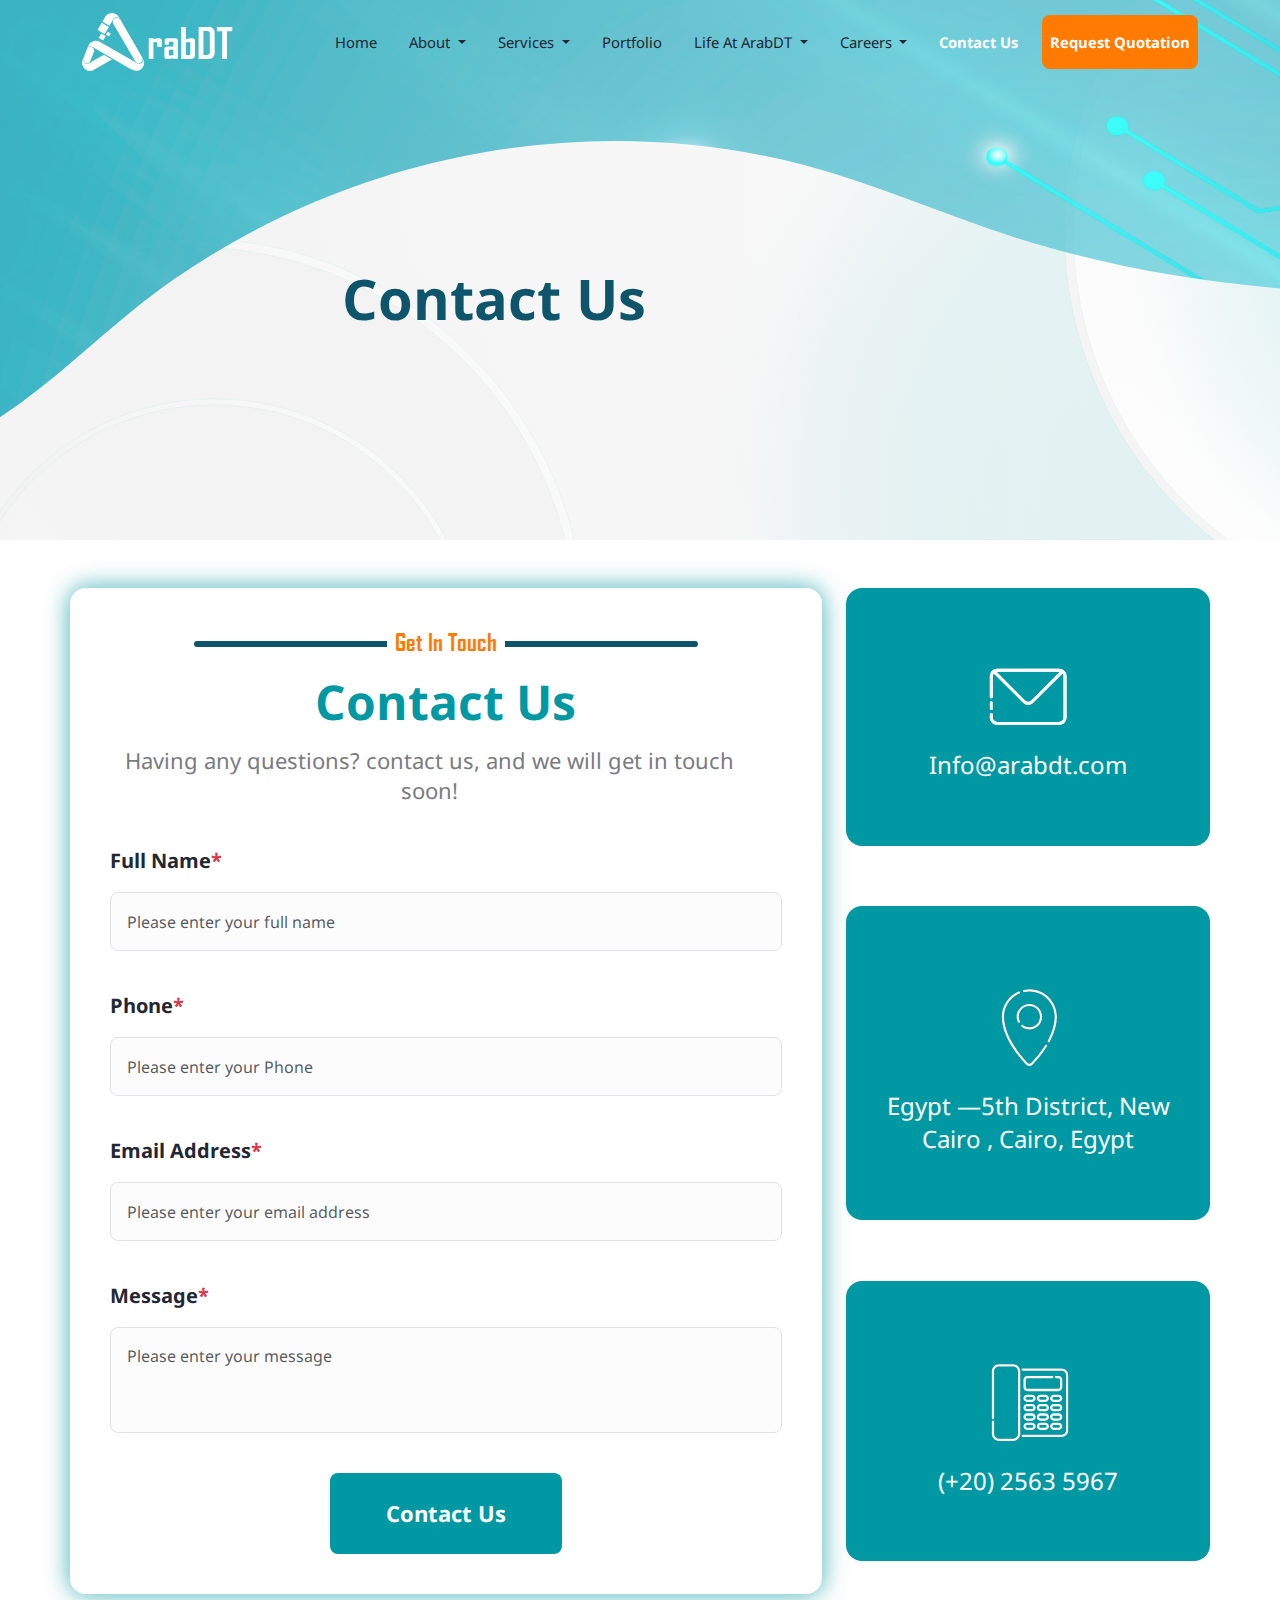
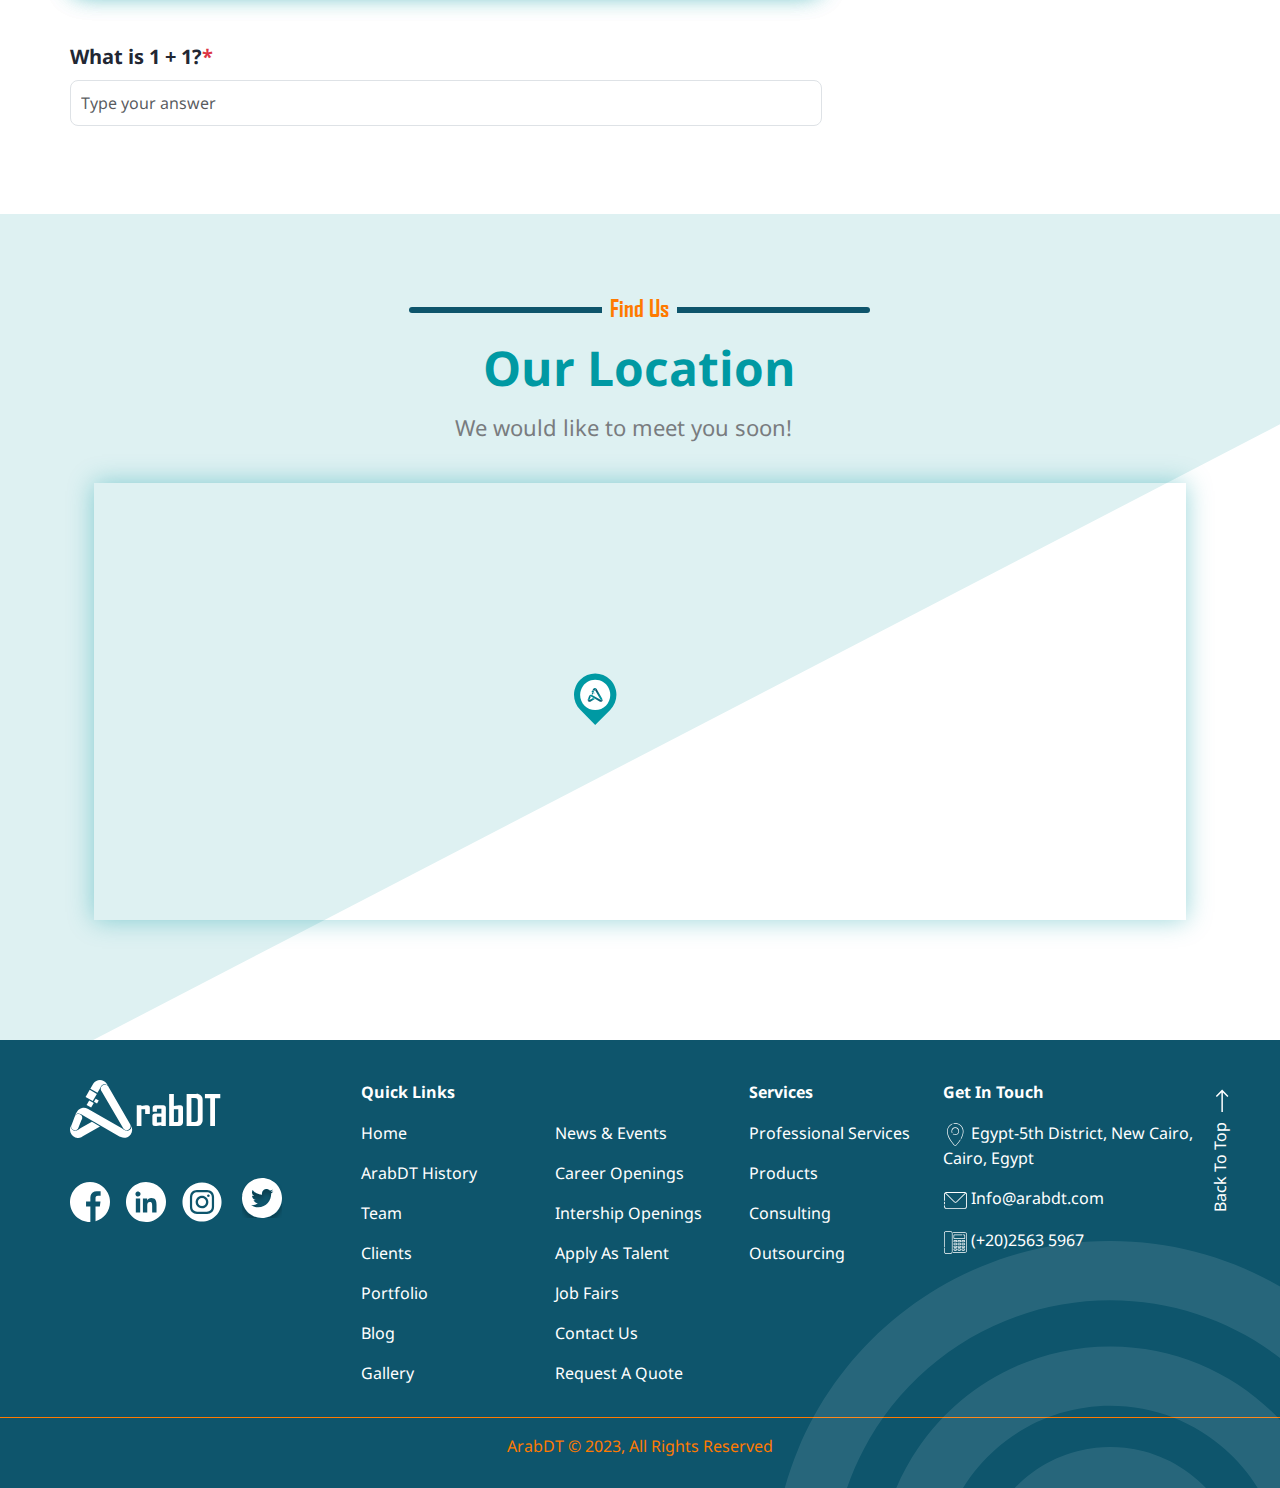
<file: Contact Us.html>
<!DOCTYPE html>
<html lang="en">

<head>
  <meta charset="UTF-8" />
  <meta name="viewport" content="width=device-width, initial-scale=1.0" />
  <title>ArabDT</title>
  <link rel="stylesheet" href="css/bootstrap.min.css" />
  <link rel="stylesheet" href="js/slick-1.8.1/slick/slick.css" />
  <link rel="stylesheet" href="js/slick-1.8.1/slick/slick-theme.css" />
  <link rel="stylesheet" href="css/jobFairs.css" />
  <link rel="stylesheet" href="css/global.css">
  <link rel="stylesheet" href="css/style.css" />
  <link rel="stylesheet" href="css/responsive.css" />
</head>

<body>
  <!--Hero Section-->
  <section class="hero branch position-relative" id="hero-sec">
 
    <div class="container">
      <nav class="navbar navbar-expand-lg navbar-light">
        <div class="container-fluid">
          <a class="navbar-brand" href="index.html"><img src="images/white-Logo.svg" alt=""></a>
          <button class="navbar-toggler" type="button" data-bs-toggle="collapse"
            data-bs-target="#navbarSupportedContent" aria-controls="navbarSupportedContent" aria-expanded="false"
            aria-label="Toggle navigation">
            <span class="navbar-toggler-icon"></span>
          </button>
          <div class="collapse navbar-collapse" id="navbarSupportedContent">
            <ul class="navbar-nav gap-16 ms-auto mb-2 mb-lg-0">
              <li class="nav-item">
                <a class="nav-link" href="index.html">Home</a>
              </li>
              <li class="nav-item dropdown">
                <a class="nav-link dropdown-toggle" href="#" id="navbarDropdownMenuLink" role="button"
                  data-bs-toggle="dropdown" aria-expanded="false">
                  About
                </a>
                <ul class="dropdown-menu py-3" aria-labelledby="navbarDropdownMenuLink">
                  <li><a class="dropdown-item" href="aboutHistory.html"> <img src="images/arab-history-icon-nav.svg" alt="" class="m-2"> ArabDT History</a></li>
                  <li><a class="dropdown-item" href="aboutTeam.html"><img src="images/arab-team-icon-nav.svg" alt="" class="m-2">Team</a></li>
                  <li><a class="dropdown-item" href="aboutClients.html"><img src="images/arab-clients-icon-nav.svg" alt="" class="m-2">Clients</a></li>
                </ul>
              </li>
              <li class="nav-item dropdown">
                <a class="nav-link dropdown-toggle" href="#" id="navbarDropdownMenuLink" role="button"
                  data-bs-toggle="dropdown" aria-expanded="false">
                  Services
                </a>
                <ul class="dropdown-menu" aria-labelledby="navbarDropdownMenuLink">
                  <li><a class="dropdown-item" href="Professional Services.html"> <img src="images/arab-prof-icon-nav.svg" alt="" class="m-2"> Professional Services</a></li>
                  <li><a class="dropdown-item" href="Products.html"><img src="images/arab-prod-icon-nav.svg" alt="" class="m-2">Products</a></li>
                  <li><a class="dropdown-item" href="Consultation.html"><img src="images/arab-cons-icon-nav.svg" alt="" class="m-2">Consultation</a></li>
                    <li><a class="dropdown-item" href="Outsourcing.html"><img src="images/arab-out-icon-nav.svg" alt="" class="m-2">Outsourcing</a></li>
                </ul>
              </li>
              
              <li class="nav-item">
                <a class="nav-link" href="Portfolio.html">Portfolio</a>
              </li>

              <li class="nav-item dropdown">
                <a class="nav-link dropdown-toggle" href="#" id="navbarDropdownMenuLink" role="button"
                  data-bs-toggle="dropdown" aria-expanded="false">
                  Life At ArabDT
                </a>
                <ul class="dropdown-menu py-3" aria-labelledby="navbarDropdownMenuLink">
                  <li><a class="dropdown-item" href="news-events-list.html"> <img src="images/arab-news-icon-nav.svg" alt="" class="m-2"> News & Events</a></li>
                  <li><a class="dropdown-item" href="gallery.html"><img src="images/arab-gallery-icon-nav.svg" alt="" class="m-2">Gallery</a></li>
               
                </ul>
              </li>
              <!-- <li class="nav-item">
                <a class="nav-link" href="blog.html">Blog</a>
              </li> -->
            <li class="nav-item dropdown">
                <a class="nav-link dropdown-toggle" href="#" id="navbarDropdownMenuLink" role="button"
                  data-bs-toggle="dropdown" aria-expanded="false">
                  Careers
                </a>
                <ul class="dropdown-menu py-3" aria-labelledby="navbarDropdownMenuLink">
                  <li><a class="dropdown-item" href="career-openings.html"><img src="images/arab-career-icon-nav.svg" alt="" class="m-2">Career Openings</a></li>
                  <li><a class="dropdown-item" href="Internship-openings.html"><img src="images/arab-intern-icon-nav.svg" alt="" class="m-2">Internship Opennings</a></li>
                  <li><a class="dropdown-item" href="Apply-As-Talent.html"><img src="images/arab-apply-icon-nav.svg" alt="" class="m-2">Apply As Talent</a></li>
                    <li><a class="dropdown-item" href="Job Fairs-list.html"><img src="images/arab-job-icon-nav.svg" alt="" class="m-2">Job Fairs</a></li>
                </ul>
              </li>
              <li class="nav-item">
                <a class="nav-link active" href="Contact Us.html">Contact Us</a>
              </li>
              <li class="nav-item">
                <a class="nav-link nav-btn light main-btn" href="index.html #quotation-req">Request Quotation</a>
              </li>
            </ul>
          </div>
        </div>
      </nav>
      <h1>Contact Us</h1>
    </div>
  </section>
  <!--Contactus Section-->
  <section class="ContactUs mt-5 mb-5">

    <div class="container">
        <div class="row"> 
             <div class="col-lg-8 col-md-12 col-sm-12">
                <div class="card w-100 Contactus-container d-none" id="ContactusAgain" >
                    <div class="card-body">
                        <div class="p-40 mt-4">
                            <div class="section-header text-center">
                              <h4>Get In Touch</h4>
                              <h2><span class="colored">Contact Us</span></h2>
                              
                            </div>
                            <div class="row mt-3">
                              <div class="col-12  mb-40 text-center mt-5">
                                <img src="images/Tick.svg" class="img-fluid " alt="">
                              </div>
                              <div class="col-12  mb-40">
                                <p class="colored-text mb-40 mt-4">
                                    Thank you for contacting <span class="colored">ArabDT</span><br>
                                    Your message has been sent <span class="colored">successfully</span>to us, and we will get in 
                                                  touch with you soon!
                                  </p>
                              </div>
                              <div class="col-12 mb-5">
                                <button type="submit" onclick="toggleContactForms()" class="contactus-btn mx-auto"> Contact Us Again</a>
                              </div>
                            </div>
                        </div>
                    </div>  
                </div> 
                   

                <div class="w-100 Contactus-container quotation" id="Contactus">
                    <div>
                        <form action="" class="p-40">
                            <div class="section-header text-center">
                              <h4>Get In Touch</h4>
                              <h2><span class="colored">Contact Us</span></h2>
                              <p class="regular-parag mb-40 mt-2">
                                Having any questions? contact us, and we will get in touch soon!
                              </p>
                            </div>
                            <div class="row">
                              <div class="col-12  mb-40">
                                <label class="form-label title-color">Full Name<span>*</span></label>
                                <input type="text" class="form-control user-input  text-gray radius-8"
                                  placeholder="Please enter your full name" required />
                              </div>
                              <div class="col-12  mb-40">
                                <label class="form-label title-color">Phone<span>*</span></label>
                                <input type="text" class="form-control user-phone  text-gray radius-8"
                                  placeholder="Please enter your Phone" required />
                              </div>
                              <div class="col-12 mb-40">
                                <label class="form-label title-color">Email Address<span>*</span></label>
                                <input type="email" class="form-control user-mail  text-gray radius-8"
                                  placeholder="Please enter your email address" required />
                              </div>
                              <div class="col-12 mb-40">
                                <label class="form-label title-color">Message<span>*</span></label>
                                <textarea class="form-control user-message text-gray radius-8" placeholder="Please enter your message"
                                  rows="3" required></textarea>
                              </div>
                              <div class="col-12">
                                <button type="submit" onclick="toggleContactForms()" class="contactus-btn mx-auto"> Contact Us</a>
                              </div>
                            </div>
                        </form>
                    </div>



                 

                </div>
                <div class="col-12 mb-40 mt-5">
                  <label class="form-label title-color">What is 1 + 1?<span>*</span></label>
                  <input type="text" class="form-control user-mail  text-gray radius-8 p-10" placeholder="Type your answer" required="">
                </div>
            </div>

             <div class="col-lg-4 col-md-12 col-sm-12">
              <div class="card-body info-cards mb-5">
                <img class="mt-3 " src="./images/envelope.svg" alt="" />
                <p class="mt-4">Info@arabdt.com</p>
            </div>
            <div class="card-body info-cards mb-5">
              <img class="mt-3" src="./images/Location-white.svg" alt="" />
              <p class="mt-4">Egypt —5th District, New Cairo
                  , Cairo, Egypt</p>
          </div>
          <div class="card-body info-cards mb-5">
            <img class="mt-3" src="./images/lg-Phone.svg" alt="" />
            <p class="mt-4">(+20) 2563 5967</p>
        </div>
                
             </div>
        </div>
    </div>  
</section>  

<!--Map Section-->
<section class="quotation py-80">
        <div class="container">
            <div class="row"> 
                 <div class="col-12">
                    <div class="section-header text-center">
                        <h4>Find Us</h4>
                        <h2><span class="colored">Our Location</span></h2>
                        <p class="regular-parag mb-40 mt-2">
                          We would like to meet you soon!
                        </p>
                    </div>
                    <div class="row">
                       <div class="col-12  mb-40">
                        <div class="text-center mx-4 position-relative">
                          <img class="mt-3 img-contact-us vert-move" src="./images/11location.svg" alt="" />
                            <div class="z-depth-1-half map-container " >
                                <iframe src="https://www.google.com/maps/embed?pb=!1m17!1m12!1m3!1d3454.8765135986787!2d31.432068075552518!3d30.011701974940063!2m3!1f0!2f0!3f0!3m2!1i1024!2i768!4f13.1!3m2!1m1!2zMzDCsDAwJzQyLjEiTiAzMcKwMjYnMDQuNyJF!5e0!3m2!1sen!2seg!4v1696238634800!5m2!1sen!2seg" width="600" height="450" style="border:0;" allowfullscreen="" loading="lazy" referrerpolicy="no-referrer-when-downgrade"></iframe>
                              </div>
 
                        </div>
                       </div>
                    </div>
                                
                  </div>
        
                </div>
                
        </div>
        
      

  </section>


   <!--Footer -->
   <footer class="position-relative">
    <a href="#hero-sec" class="top-arrow position-absolute">
      <span>Back To Top</span>
      <img src="images/top-arrow.svg" alt="" />
    </a>
    <div class="container">
      <div class="row">
        <div class="col-12 col-lg-3 mb-3">
          <img src="images/white-Logo.svg" class="img-fluid footer-logo" alt="" />
          <div class="socials gap-16 mt-40 d-flex align-items-center">
            <a href="https://www.facebook.com/arabdtco">
              <img src="images/Facebook (2).svg" alt="" /></a>
            <a href="https://www.linkedin.com/company/arabdt/mycompany/">
              <img src="images/white-linked-in.svg" alt="" /></a>
            <a href="#">
              <img src="images/Instagram 1.svg" alt="" /></a>
            <a href="#">
              <img src="images/Twitter 1.svg" alt="" /></a>
          </div>
        </div>
        <div class="col-12 col-lg-4">
          <div class="lin-title">Quick Links</div>
          <div class="row">
            <div class="col-6 col-lg-6">
              <ul>
                <li><a href="index.html">Home</a></li>
                <li><a href="aboutHistory.html">ArabDT History</a></li>
                <li><a href="aboutTeam.html">Team</a></li>
                <li><a href="aboutClients.html">Clients</a></li>
                <li><a href="Portfolio.html">Portfolio</a></li>
                <li><a href="blog.html">Blog</a></li>
                <li><a href="gallery.html">Gallery</a></li>
              </ul>
            </div>
            <div class="col-6 col-lg-6">
              <ul>
                <li><a href="news-events-list.html">News & Events</a></li>
                <li><a href="career-openings.html">Career Openings</a></li>
                <li><a href="Internship-openings.html">Intership Openings</a></li>
                <li><a href="Apply-As-Talent.html">Apply As Talent</a></li>
                <li><a href="Job Fairs-list.html">Job Fairs</a></li>
                <li><a href="contact us.html">Contact Us</a></li>
                <li><a href="#quotation-req">Request A Quote</a></li>
              </ul>
            </div>
          </div>
        </div>
        <div class="col-12 col-lg-2">
          <div class="lin-title">Services</div>
          <ul>
            <li><a href="Professional Services.html">Professional Services</a></li>
            <li><a href="Products.html">Products</a></li>
            <li><a href="Consultation.html">Consulting</a></li>
            <li><a href="Outsourcing.html">Outsourcing</a></li>
          </ul>
        </div>
        <div class="col-12 col-lg-3">
          <div class="lin-title">Get In Touch</div>
          <ul>
            <li>
              <img src="images/Location.svg" alt="" />
              <span>Egypt-5th District, New Cairo, Cairo, Egypt</span>
            </li>
            <li>
              <img src="images/Mail.svg" alt="" />
              <span>Info@arabdt.com</span>
            </li>
            <li>
              <img src="images/Phone.svg" alt="" />
              <span>(+20)2563 5967</span>
            </li>
          </ul>
        </div>
      </div>
    </div>
    <hr />
    <div class="copy-right text-center">
      ArabDT &copy; 2023, All Rights Reserved
    </div>
    <div class="img-container-footer position-absolute">
      <img src="images/footer-circles.svg" class="img-fluid d-none d-lg-block" alt="" />
    </div>
  </footer>
  <script src="js/popper.min.js"></script>
  <script src="js/bootstrap.min.js"></script>
  <script src="js/code.jquery.com_jquery-3.7.1.min.js"></script>
 
  
 
    <script src="js/slick-1.8.1/slick.jquery.json"></script>
    <script src="js/slick-1.8.1/slick/slick.min.js"></script>
    <script src="js/slick-1.8.1/slick/slick.js"></script>
    <script src="js/Script.js"></script>
  <script src="js/main.js"></script>
  </body>
  <script>
    $(document).ready(function () {
      $(".filter-button").click(function () {
        var value = $(this).attr('data-filter');
        if (value == "all") {
          $('.filter').show('1000');
        } else {
          $(".filter").not('.' + value).hide('3000');
          $(".filter").filter('.' + value).show('3000');
        }
        if ($(".filter-button").removeClass("active")) {
          $(this).removeClass("active");
        }
        $(this).addClass("active");
      });
    });
  </script>


</body>

</html>
</file>
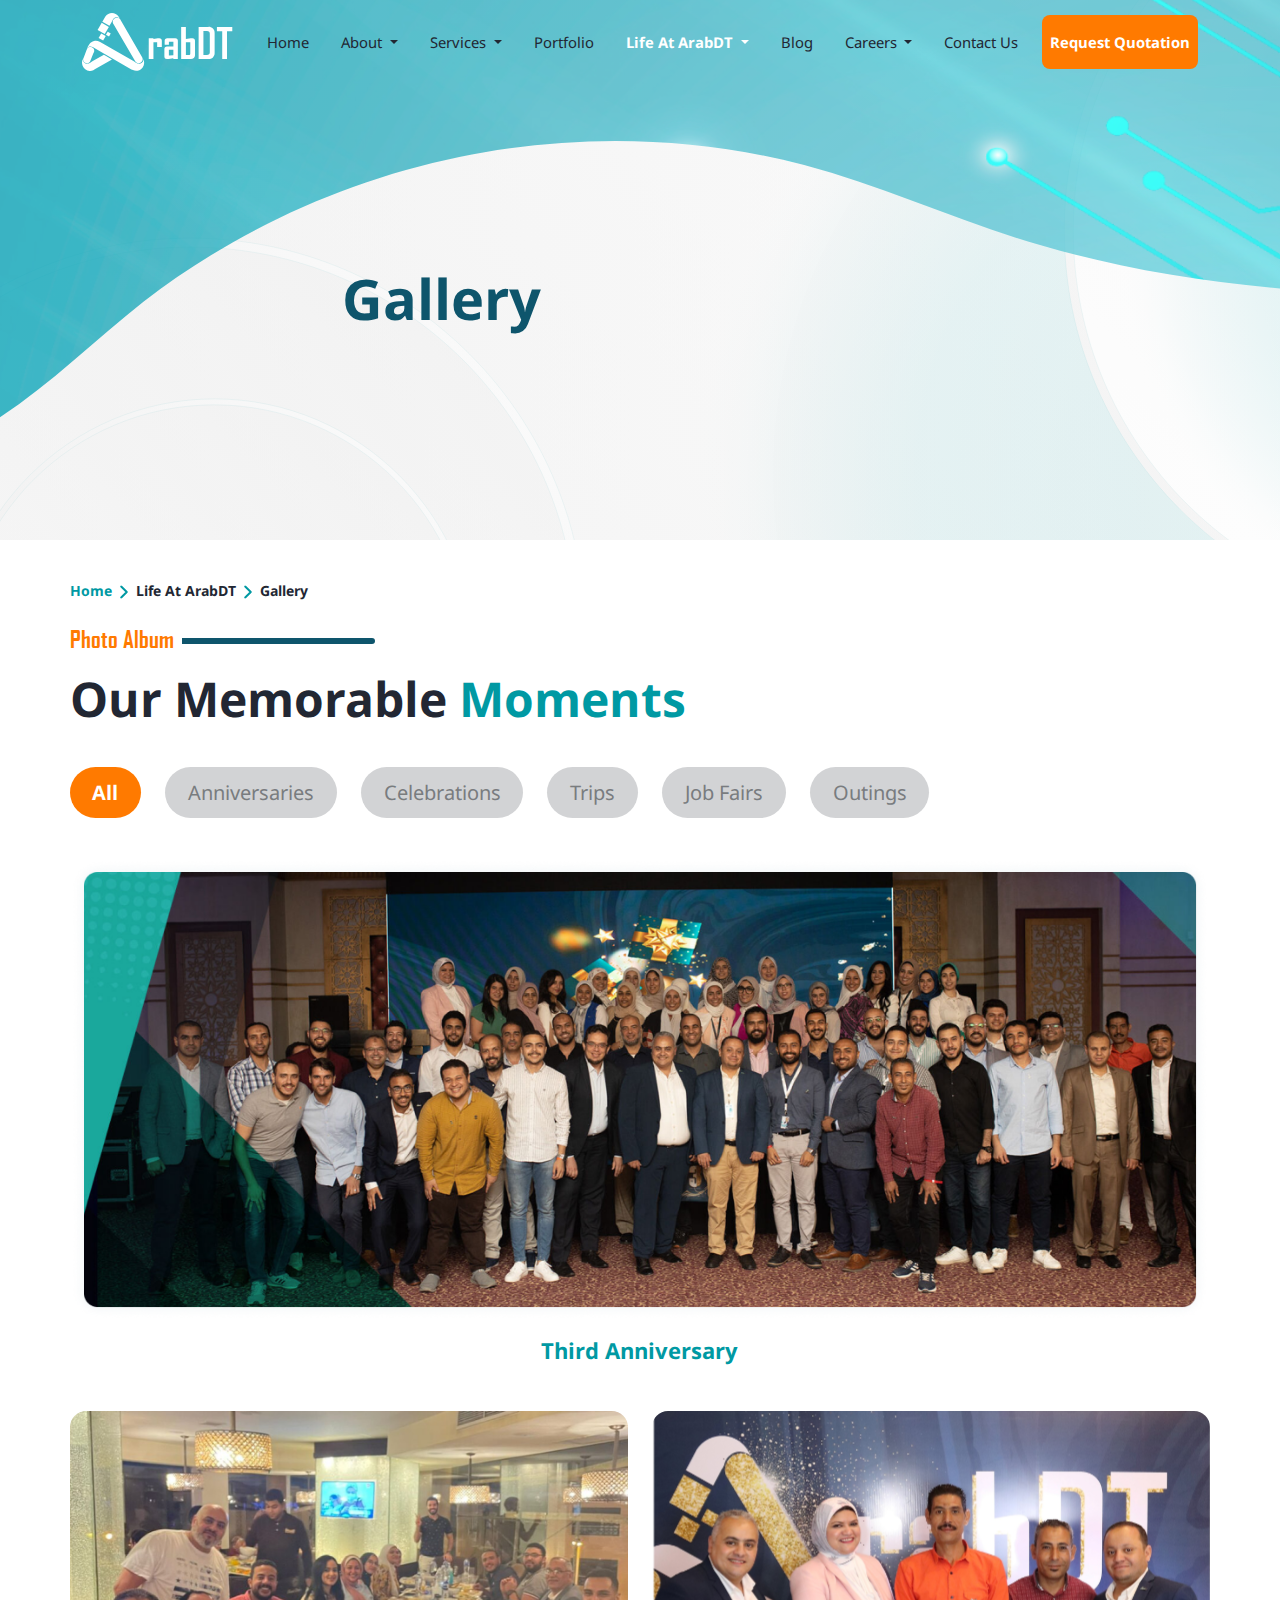
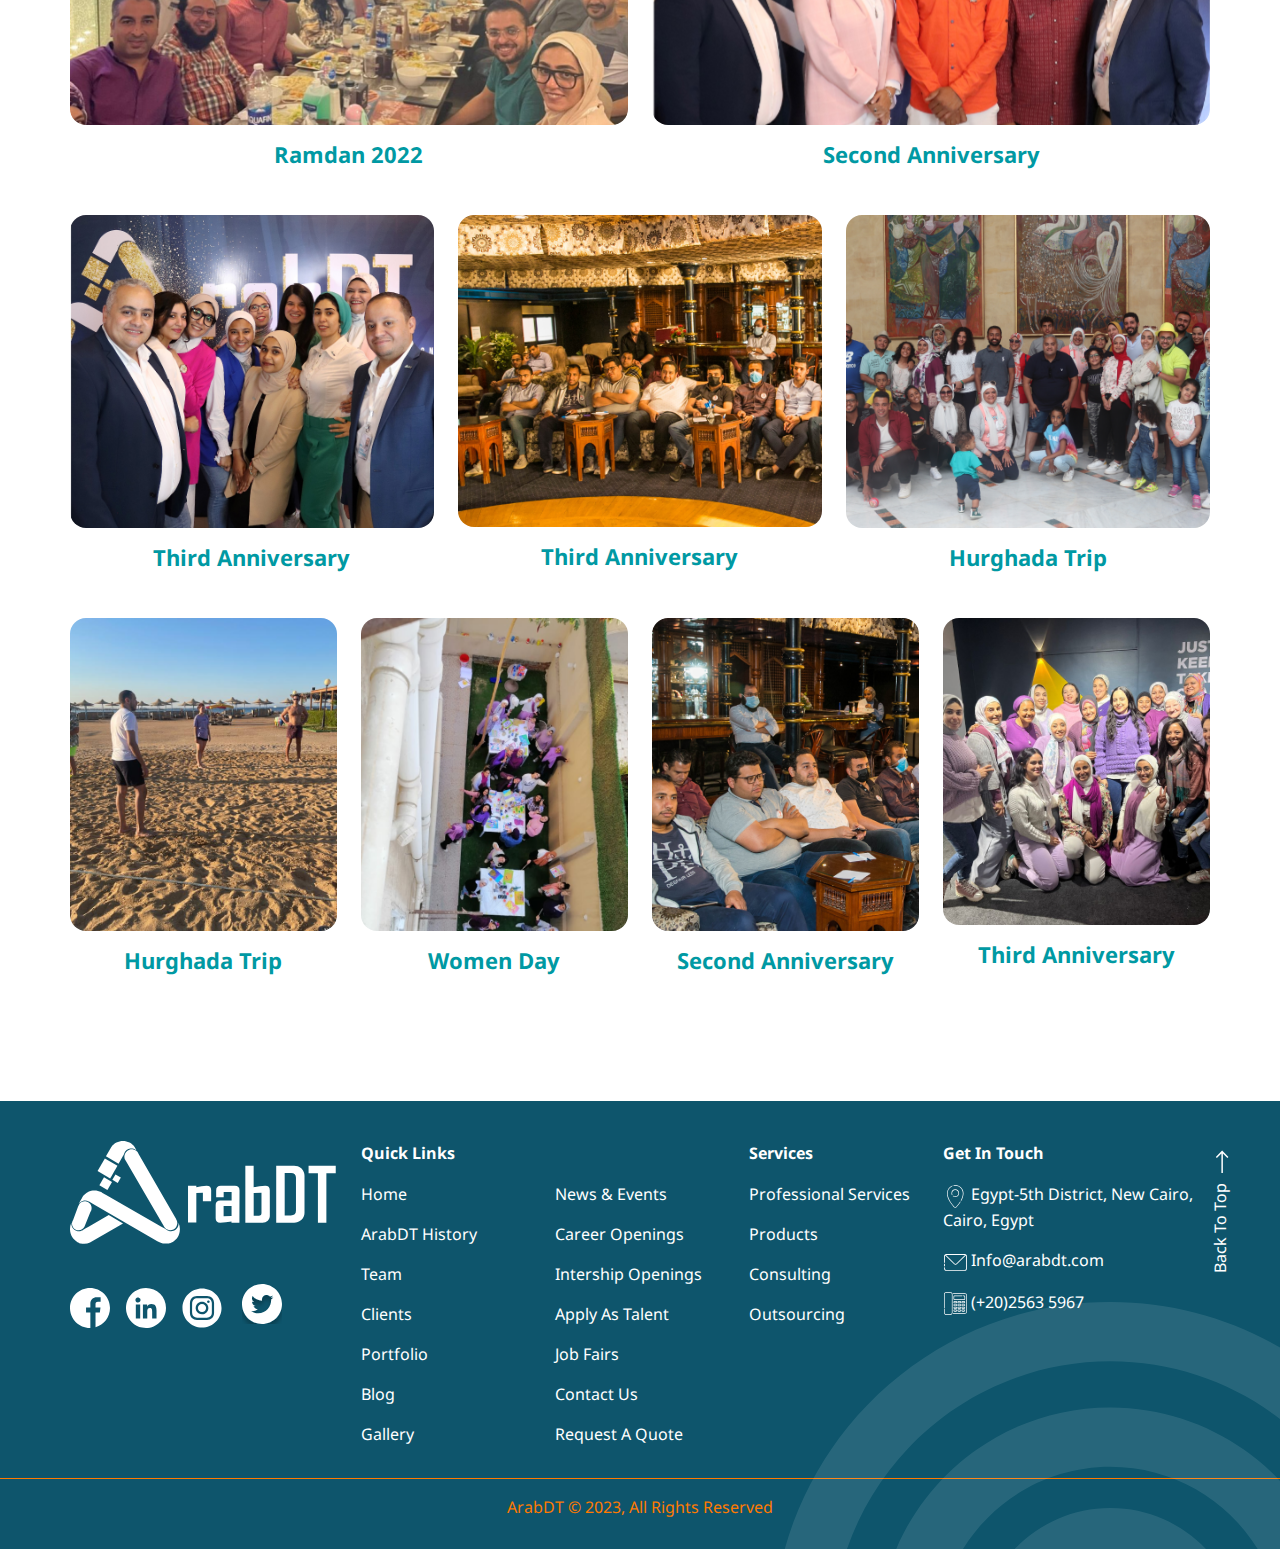
<file: gallery.html>
<!DOCTYPE html>
<html lang="en">
  <head>
    <meta charset="UTF-8" />
    <meta name="viewport" content="width=device-width, initial-scale=1.0" />
    <title>Gallery</title>
    <link rel="stylesheet" href="css/bootstrap.min.css" />
    <link rel="stylesheet" href="css/fancybox.css" />
    <link rel="stylesheet" href="css/global.css" />
    <link rel="stylesheet" href="css/style.css" />
    <link rel="stylesheet" href="css/jobFairs.css" />
    <link rel="stylesheet" href="css/responsive.css" />
    <link
      rel="stylesheet"
      href="css/cdnjs.cloudflare.com_ajax_libs_magnific-popup.js_1.1.0_magnific-popup.min.css"
    />
  </head>
  <body>
    <!--Hero Section-->
    <section class="hero branch position-relative" id="hero-sec">
      <div class="container">
        <nav class="navbar navbar-expand-lg navbar-light">
          <div class="container-fluid">
            <a class="navbar-brand" href="index.html"
              ><img src="images/white-Logo.svg" class="img-fluid w-100" alt=""
            /></a>
            <button
              class="navbar-toggler"
              type="button"
              data-bs-toggle="collapse"
              data-bs-target="#navbarSupportedContent"
              aria-controls="navbarSupportedContent"
              aria-expanded="false"
              aria-label="Toggle navigation"
            >
              <span class="navbar-toggler-icon"></span>
            </button>
            <div class="collapse navbar-collapse" id="navbarSupportedContent">
              <ul class="navbar-nav gap-16 ms-auto mb-2 mb-lg-0">
                <li class="nav-item">
                  <a class="nav-link" href="index.html">Home</a>
                </li>
                <li class="nav-item dropdown">
                  <a
                    class="nav-link dropdown-toggle"
                    href="#"
                    id="navbarDropdownMenuLink"
                    role="button"
                    data-bs-toggle="dropdown"
                    aria-expanded="false"
                  >
                    About
                  </a>
                  <ul
                    class="dropdown-menu py-3"
                    aria-labelledby="navbarDropdownMenuLink"
                  >
                    <li>
                      <a class="dropdown-item" href="aboutHistory.html">
                        <img
                          src="images/arab-history-icon-nav.svg"
                          alt=""
                          class="m-2 img-fluid"
                        />
                        ArabDT History</a
                      >
                    </li>
                    <li>
                      <a class="dropdown-item" href="aboutTeam.html"
                        ><img
                          src="images/arab-team-icon-nav.svg"
                          alt=""
                          class="m-2 img-fluid"
                        />Team</a
                      >
                    </li>
                    <li>
                      <a class="dropdown-item" href="aboutClients.html"
                        ><img
                          src="images/arab-clients-icon-nav.svg"
                          alt=""
                          class="m-2 img-fluid"
                        />Clients</a
                      >
                    </li>
                  </ul>
                </li>
                <li class="nav-item dropdown">
                  <a class="nav-link dropdown-toggle" href="#" id="navbarDropdownMenuLink" role="button"
                    data-bs-toggle="dropdown" aria-expanded="false">
                    Services
                  </a>
                  <ul class="dropdown-menu" aria-labelledby="navbarDropdownMenuLink">
                    <li><a class="dropdown-item" href="Professional Services.html"> <img src="images/arab-prof-icon-nav.svg" alt="" class="m-2 img-fluid"> Professional Services</a></li>
                    <li><a class="dropdown-item" href="Products.html"><img src="images/arab-prod-icon-nav.svg" alt="" class="m-2 img-fluid">Products</a></li>
                    <li><a class="dropdown-item" href="Consultation.html"><img src="images/arab-cons-icon-nav.svg" alt="" class="m-2 img-fluid">Consultation</a></li>
                      <li><a class="dropdown-item" href="Outsourcing.html"><img src="images/arab-out-icon-nav.svg" alt="" class="m-2 img-fluid">Outsourcing</a></li>
                  </ul>
                </li>

                <li class="nav-item">
                  <a class="nav-link" href="Portfolio.html">Portfolio</a>
                </li>

                <li class="nav-item dropdown">
                  <a
                    class="nav-link dropdown-toggle active"
                    href="#"
                    id="navbarDropdownMenuLink"
                    role="button"
                    data-bs-toggle="dropdown"
                    aria-expanded="false"
                  >
                    Life At ArabDT
                  </a>
                  <ul
                    class="dropdown-menu py-3"
                    aria-labelledby="navbarDropdownMenuLink"
                  >
                    <li>
                      <a class="dropdown-item" href="news-events-list.html">
                        <img
                          src="images/arab-news-icon-nav.svg"
                          alt=""
                          class="m-2 img-fluid"
                        />
                        News & Events</a
                      >
                    </li>
                    <li>
                      <a class="dropdown-item" href="gallery.html"
                        ><img
                          src="images/arab-gallery-icon-nav.svg"
                          alt=""
                          class="m-2 img-fluid"
                        />Gallery</a
                      >
                    </li>
                  </ul>
                </li>
                <li class="nav-item">
                  <a class="nav-link" href="blog.html">Blog</a>
                </li>
                <li class="nav-item dropdown">
                  <a
                    class="nav-link dropdown-toggle"
                    href="#"
                    id="navbarDropdownMenuLink"
                    role="button"
                    data-bs-toggle="dropdown"
                    aria-expanded="false"
                  >
                    Careers
                  </a>
                  <ul
                    class="dropdown-menu py-3"
                    aria-labelledby="navbarDropdownMenuLink"
                  >
                    <li>
                      <a class="dropdown-item" href="career-openings.html"
                        ><img
                          src="images/arab-career-icon-nav.svg"
                          alt=""
                          class="m-2 img-fluid"
                        />Career Openings</a
                      >
                    </li>
                    <li>
                      <a class="dropdown-item" href="Internship-openings.html"
                        ><img
                          src="images/arab-intern-icon-nav.svg"
                          alt=""
                          class="m-2 img-fluid"
                        />Internship Opennings</a
                      >
                    </li>
                    <li>
                      <a class="dropdown-item" href="Apply-As-Talent.html"
                        ><img
                          src="images/arab-apply-icon-nav.svg"
                          alt=""
                          class="m-2 img-fluid "
                        />Apply As Talent</a
                      >
                    </li>
                    <li>
                      <a class="dropdown-item" href="Job Fairs-list.html"
                        ><img
                          src="images/arab-job-icon-nav.svg"
                          alt=""
                          class="m-2 img-fluid"
                        />Job Fairs</a
                      >
                    </li>
                  </ul>
                </li>
                <li class="nav-item">
                  <a class="nav-link" href="Contact Us.html">Contact Us</a>
                </li>
                <li class="nav-item">
                  <a
                    class="nav-link nav-btn light main-btn"
                    href="index.html #quotation-req"
                    >Request Quotation</a
                  >
                </li>
              </ul>
            </div>
          </div>
        </nav>
        <h1>Gallery</h1>
      </div>
    </section>
    <!--Moments Section-->
    <section class="moments pt-40 pb-80 position-relative">
      <div class="container">
        <div class="page-locat mb-24">
          <a href="index.html" class="colored">Home</a>
          <span><img src="images/Icons-Outlined.svg" class="img-fluid " alt="" /></span>
          <span>Life At ArabDT</span>
          <span><img src="images/Icons-Outlined.svg" class="img-fluid " alt="" /></span>
          <span>Gallery</span>
        </div>
        <div class="section-title mb-40">
          <h4>Photo Album</h4>
          <h2>Our Memorable <span class="colored">Moments</span></h2>
        </div>
        <!-- gallery tabs -->
        <div class="moments-gallery d-flex gap-24 mb-40 text-gray">
          <button
            class="btn btn-default filter-button active"
            data-filter="all"
          >
            <div class="d-flex align-items-center">
              <!-- <img src="images/All.svg" class="img-fluid w-100" alt="" /> -->
              <span>All</span>
            </div>
          </button>
          <button
            class="btn btn-default filter-button text-gray"
            data-filter="Anniversaries"
          >
            <div class="d-flex align-items-center">
              <!-- <img src="images/Anniversary.svg" class="img-fluid w-100" alt="" /> -->
              <span>Anniversaries</span>
            </div>
          </button>
          <button
            class="btn btn-default filter-button text-gray"
            data-filter="Celebrations"
          >
            <div class="d-flex align-items-center">
              <!-- <img
                src="images/Celebration (1) 1.svg"
                class="img-fluid w-100"
                alt=""
              /> -->
              <span>Celebrations</span>
            </div>
          </button>
          <button
            class="btn btn-default filter-button text-gray"
            data-filter="Trips"
          >
            <div class="d-flex align-items-center">
              <!-- <img src="images/Trips (2) 1.svg" class="img-fluid w-100" alt="" /> -->
              <span>Trips</span>
            </div>
          </button>
          <button
            class="btn btn-default filter-button text-gray"
            data-filter="JobFairs"
          >
            <div class="d-flex align-items-center">
              <!-- <img src="images/JobFair (1) 1.svg" class="img-fluid w-100" alt="" /> -->
              <span>Job Fairs</span>
            </div>
          </button>
          <button
            class="btn btn-default filter-button text-gray"
            data-filter="Outings"
          >
            <div class="d-flex align-items-center">
              <!-- <img src="images/Fun-Outing 1.svg" class="img-fluid w-100" alt="" /> -->
              <span>Outings</span>
            </div>
          </button>
        </div>

        <!-- gallery slider test -->
        <div class="row">
          <div class="col-12 filter Anniversaries w-100 text-center mb-4">
          <a
            href="images/Img-1-1.png"
            data-fancybox="gallery"
            data-caption="Third Anniversary"
          >
            <img src="images/Img-1-1.png" class="img-fluid w-100"/>
            <h5 class="colored mb-24 w-100 text-center mt-3">Third Anniversary</h5>
          </a>
          </div>
          <div class="d-none">
        <a
          href="images/third-anni-1.png"
          class="d-none img-fluid w-100"
          data-fancybox="gallery"
         
        >
          <img src="images/third-anni-1.png" class="img-fluid w-100" />
        </a>

        <a
          href="images/third-anni-2.png"
          class="d-none img-fluid w-100"
          data-fancybox="gallery"
         
        >
          <img src="images/third-anni-2.png" class="img-fluid w-100" />
        </a>
        <a
          href="images/third-anni-3.png"
          class="d-none img-fluid w-100"
          data-fancybox="gallery"
          
        >
          <img src="images/third-anni-3.png" class="img-fluid w-100"/>
        </a>

        <a
          href="images/third-anni-4.png"
          class="d-none img-fluid w-100"
          data-fancybox="gallery"
         
        >
          <img src="images/third-anni-4.png" class="img-fluid w-100"/>
        </a>
        <a
          href="images/third-anni-5.png"
          class="d-none img-fluid w-100"
          data-fancybox="gallery"
          
        >
          <img src="images/third-anni-5.png" class="img-fluid w-100"/>
        </a>

        <a
          href="images/third-anni-6.png"
          class="d-none img-fluid w-100"
          data-fancybox="gallery"
       
        >
          <img src="images/third-anni-6.png" class="img-fluid w-100"/>
        </a>
        <a
          href="images/third-anni-7.png"
          class="d-none img-fluid w-100"
          data-fancybox="gallery"
         
        >
          <img src="images/third-anni-7.png" class="img-fluid w-100"/>
        </a>

        <a
          href="images/third-anni-8.png"
          class="d-none img-fluid w-100"
          data-fancybox="gallery"
         
        >
          <img src="images/third-anni-8.png" class="img-fluid w-100"/>
        </a>
        <a
          href="images/third-anni-9.png"
          class="d-none img-fluid w-100"
          data-fancybox="gallery"
        
        >
          <img src="images/third-anni-9.png" class="img-fluid w-100" />
        </a>
          </div>





          <div class="col-12 col-lg-6 filter Intranets  text-center  mb-4">
        <a
          href="images/Img-2.png"
          data-fancybox="gallery1"
          data-caption="Ramdan 2022"
        >
          <img src="images/Img-2.png" class="img-fluid w-100"/>
          <h5 class="colored mb-24 w-100 text-center mt-3">Ramdan 2022</h5>
        </a>
          </div>
          <div class="d-none">
      <a
        href="images/third-anni-1.png"
        class="d-none"
        data-fancybox="gallery1"
       
      >
        <img src="images/third-anni-1.png" class="img-fluid w-100"/>
      </a>

      <a
        href="images/third-anni-2.png"
        class="d-none"
        data-fancybox="gallery1"
       
      >
        <img src="images/third-anni-2.png" class="img-fluid w-100"/>
      </a>
      <a
        href="images/third-anni-3.png"
        class="d-none"
        data-fancybox="gallery1"
      
      >
        <img src="images/third-anni-3.png" class="img-fluid w-100"/>
      </a>

      <a
        href="images/third-anni-4.png"
        class="d-none"
        data-fancybox="gallery1"
       
      >
        <img src="images/third-anni-4.png" class="img-fluid w-100"/>
      </a>
      <a
        href="images/third-anni-5.png"
        class="d-none"
        data-fancybox="gallery1"
       
      >
        <img src="images/third-anni-5.png" class="img-fluid w-100"/>
      </a>

      <a
        href="images/third-anni-6.png"
        class="d-none"
        data-fancybox="gallery1"
        
      >
        <img src="images/third-anni-6.png" class="img-fluid w-100"/>
      </a>
      <a
        href="images/third-anni-7.png"
        class="d-none"
        data-fancybox="gallery1"
       
      >
        <img src="images/third-anni-7.png" class="img-fluid w-100"/>
      </a>

      <a
        href="images/third-anni-8.png"
        class="d-none"
        data-fancybox="gallery1"
       
      >
        <img src="images/third-anni-8.png" class="img-fluid w-100" />
      </a>
      <a
        href="images/third-anni-9.png"
        class="d-none"
        data-fancybox="gallery1"
       
      >
        <img src="images/third-anni-9.png" class="img-fluid w-100"/>
      </a>
          </div>
          <div class="col-12 col-lg-6 filter Anniversaries text-center  mb-4">
      <a
        href="images/20220629_125402_021 3 (1).svg"
        data-fancybox="gallery2"
        data-caption="Ramdan 2022"
      >
        <img src="images/20220629_125402_021 3 (1).svg" class="w-100"/>
        <h5 class="colored mb-24 w-100 text-center mt-3">Second Anniversary</h5>
      </a>
          </div>
          <div class="d-none">
    <a
      href="images/third-anni-1.png"
      class="d-none"
      data-fancybox="gallery2"
     
    >
      <img src="images/third-anni-1.png" class="img-fluid w-100"/>
    </a>

    <a
      href="images/third-anni-2.png"
      class="d-none"
      data-fancybox="gallery2"
     
    >
      <img src="images/third-anni-2.png" class="img-fluid w-100"/>
    </a>
    <a
      href="images/third-anni-3.png"
      class="d-none"
      data-fancybox="gallery2"
    
    >
      <img src="images/third-anni-3.png" class="img-fluid w-100"/>
    </a>

    <a
      href="images/third-anni-4.png"
      class="d-none"
      data-fancybox="gallery2"
     
    >
      <img src="images/third-anni-4.png" class="img-fluid w-100"/>
    </a>
    <a
      href="images/third-anni-5.png"
      class="d-none"
      data-fancybox="gallery2"
     
    >
      <img src="images/third-anni-5.png" class="img-fluid w-100"/>
    </a>

    <a
      href="images/third-anni-6.png"
      class="d-none"
      data-fancybox="gallery2"
      
    >
      <img src="images/third-anni-6.png" class="img-fluid w-100"/>
    </a>
    <a
      href="images/third-anni-7.png"
      class="d-none"
      data-fancybox="gallery2"
     
    >
      <img src="images/third-anni-7.png" class="img-fluid w-100"/>
    </a>

    <a
      href="images/third-anni-8.png"
      class="d-none"
      data-fancybox="gallery2"
     
    >
      <img src="images/third-anni-8.png" class="img-fluid w-100"/>
    </a>
    <a
      href="images/third-anni-9.png"
      class="d-none"
      data-fancybox="gallery2"
     
    >
      <img src="images/third-anni-9.png" class="img-fluid w-100"/>
    </a>
          </div>
         




          <div class="col-12 col-lg-4 filter Celebrations text-center  mb-4">
            <a
              href="images/third-ann-g.png"
              data-fancybox="gallery3"
             
            >
              <img src="images/third-ann-g.png" class="w-100 img-fluid w-100"/>
              <h5 class="colored mb-24 w-100 text-center mt-3">Third Anniversary</h5>
            </a>
          </div>
          <div class="d-none">
          <a
            href="images/third-anni-1.png"
            class="d-none"
            data-fancybox="gallery3"
           
          >
            <img src="images/third-anni-1.png" class="img-fluid w-100"/>
          </a>
      
          <a
            href="images/third-anni-2.png"
            class="d-none"
            data-fancybox="gallery3"
           
          >
            <img src="images/third-anni-2.png" class="img-fluid w-100"/>
          </a>
          <a
            href="images/third-anni-3.png"
            class="d-none"
            data-fancybox="gallery3"
          
          >
            <img src="images/third-anni-3.png" class="img-fluid w-100"/>
          </a>
      
          <a
            href="images/third-anni-4.png"
            class="d-none"
            data-fancybox="gallery3"
           
          >
            <img src="images/third-anni-4.png" class="img-fluid w-100"/>
          </a>
          <a
            href="images/third-anni-5.png"
            class="d-none"
            data-fancybox="gallery3"
           
          >
            <img src="images/third-anni-5.png" class="img-fluid w-100"/>
          </a>
      
          <a
            href="images/third-anni-6.png"
            class="d-none"
            data-fancybox="gallery3"
            
          >
            <img src="images/third-anni-6.png" class="img-fluid w-100"/>
          </a>
          <a
            href="images/third-anni-7.png"
            class="d-none"
            data-fancybox="gallery3"
           
          >
            <img src="images/third-anni-7.png" class="img-fluid w-100"/>
          </a>
      
          <a
            href="images/third-anni-8.png"
            class="d-none"
            data-fancybox="gallery3"
           
          >
            <img src="images/third-anni-8.png" class="img-fluid w-100"/>
          </a>
          <a
            href="images/third-anni-9.png"
            class="d-none"
            data-fancybox="gallery3"
           
          >
            <img src="images/third-anni-9.png" class="img-fluid w-100"/>
          </a>
          </div>
          <div class="col-12 col-lg-4 filter Celebrations text-center  mb-4">
            <a
              href="images/sec-anni.png"
              data-fancybox="gallery4"
             
            >
              <img src="images/sec-anni.png" class="w-100 img-fluid w-100"/>
              <h5 class="colored mb-24 w-100 text-center mt-3">Third Anniversary</h5>
            </a>
          </div>
          <div class="d-none">
          <a
            href="images/third-anni-1.png"
            class="d-none"
            data-fancybox="gallery4"
           
          >
            <img src="images/third-anni-1.png" class="img-fluid w-100"/>
          </a>
      
          <a
            href="images/third-anni-2.png"
            class="d-none"
            data-fancybox="gallery4"
           
          >
            <img src="images/third-anni-2.png" class="img-fluid w-100"/>
          </a>
          <a
            href="images/third-anni-3.png"
            class="d-none"
            data-fancybox="gallery4"
          
          >
            <img src="images/third-anni-3.png" class="img-fluid w-100"/>
          </a>
      
          <a
            href="images/third-anni-4.png"
            class="d-none"
            data-fancybox="gallery4"
           
          >
            <img src="images/third-anni-4.png" class="img-fluid w-100"/>
          </a>
          <a
            href="images/third-anni-5.png"
            class="d-none"
            data-fancybox="gallery4"
           
          >
            <img src="images/third-anni-5.png" class="img-fluid w-100"/>
          </a>
      
          <a
            href="images/third-anni-6.png"
            class="d-none"
            data-fancybox="gallery4"
            
          >
            <img src="images/third-anni-6.png" class="img-fluid w-100"/>
          </a>
          <a
            href="images/third-anni-7.png"
            class="d-none"
            data-fancybox="gallery4"
           
          >
            <img src="images/third-anni-7.png" class="img-fluid w-100"/>
          </a>
      
          <a
            href="images/third-anni-8.png"
            class="d-none"
            data-fancybox="gallery4"
           
          >
            <img src="images/third-anni-8.png" class="img-fluid w-100"/>
          </a>
          <a
            href="images/third-anni-9.png"
            class="d-none"
            data-fancybox="gallery4"
           
          >
            <img src="images/third-anni-9.png" class="img-fluid w-100"/>
          </a>
          </div>
          <div class="col-12 col-lg-4 filter Trips text-center  mb-4">
            <a
              href="images/hurgada.png"
              data-fancybox="gallery5"
             
            >
              <img src="images/hurgada.png" class="w-100 img-fluid w-100"/>
              <h5 class="colored mb-24 w-100 text-center mt-3">Hurghada Trip</h5>
            </a>
          </div>
          <div class="d-none">
          <a
            href="images/third-anni-1.png"
            class="d-none"
            data-fancybox="gallery5"
           
          >
            <img src="images/third-anni-1.png" class="img-fluid w-100"/>
          </a>
      
          <a
            href="images/third-anni-2.png"
            class="d-none"
            data-fancybox="gallery5"
           
          >
            <img src="images/third-anni-2.png" class="img-fluid w-100"/>
          </a>
          <a
            href="images/third-anni-3.png"
            class="d-none"
            data-fancybox="gallery5"
          
          >
            <img src="images/third-anni-3.png" class="img-fluid w-100"/>
          </a>
      
          <a
            href="images/third-anni-4.png"
            class="d-none"
            data-fancybox="gallery5"
           
          >
            <img src="images/third-anni-4.png" class="img-fluid w-100"/>
          </a>
          <a
            href="images/third-anni-5.png"
            class="d-none"
            data-fancybox="gallery5"
           
          >
            <img src="images/third-anni-5.png" class="img-fluid w-100"/>
          </a>
      
          <a
            href="images/third-anni-6.png"
            class="d-none"
            data-fancybox="gallery5"
            
          >
            <img src="images/third-anni-6.png" class="img-fluid w-100"/>
          </a>
          <a
            href="images/third-anni-7.png"
            class="d-none"
            data-fancybox="gallery5"
           
          >
            <img src="images/third-anni-7.png" class="img-fluid w-100" />
          </a>
      
          <a
            href="images/third-anni-8.png"
            class="d-none"
            data-fancybox="gallery5"
           
          >
            <img src="images/third-anni-8.png" class="img-fluid w-100"/>
          </a>
          <a
            href="images/third-anni-9.png"
            class="d-none"
            data-fancybox="gallery5"
           
          >
            <img src="images/third-anni-9.png" class="img-fluid w-100"/>
          </a>
          </div>




          <div class="col-12 col-lg-3 filter Trips text-center  mb-4">
            <a
              href="images/hur-g.png"
              data-fancybox="gallery6"
             
            >
              <img src="images/hur-g.png" class="w-100 img-fluid w-100"/>
              <h5 class="colored mb-24 w-100 text-center mt-3">Hurghada Trip</h5>
            </a>
          </div>
          <div class="d-none">
          <a
            href="images/third-anni-1.png"
            class="d-none"
            data-fancybox="gallery6"
           
          >
            <img src="images/third-anni-1.png" class="img-fluid w-100"/>
          </a>
      
          <a
            href="images/third-anni-2.png"
            class="d-none"
            data-fancybox="gallery6"
           
          >
            <img src="images/third-anni-2.png" class="img-fluid w-100"/>
          </a>
          <a
            href="images/third-anni-3.png"
            class="d-none"
            data-fancybox="gallery6"
          
          >
            <img src="images/third-anni-3.png" class="img-fluid w-100"/>
          </a>
      
          <a
            href="images/third-anni-4.png"
            class="d-none"
            data-fancybox="gallery6"
           
          >
            <img src="images/third-anni-4.png" class="img-fluid w-100"/>
          </a>
          <a
            href="images/third-anni-5.png"
            class="d-none"
            data-fancybox="gallery6"
           
          >
            <img src="images/third-anni-5.png" class="img-fluid w-100"/>
          </a>
      
          <a
            href="images/third-anni-6.png"
            class="d-none"
            data-fancybox="gallery6"
            
          >
            <img src="images/third-anni-6.png" class="img-fluid w-100"/>
          </a>
          <a
            href="images/third-anni-7.png"
            class="d-none"
            data-fancybox="gallery6"
           
          >
            <img src="images/third-anni-7.png" class="img-fluid w-100"/>
          </a>
      
          <a
            href="images/third-anni-8.png"
            class="d-none"
            data-fancybox="gallery6"
           
          >
            <img src="images/third-anni-8.png" class="img-fluid w-100"/>
          </a>
          <a
            href="images/third-anni-9.png"
            class="d-none"
            data-fancybox="gallery6"
           
          >
            <img src="images/third-anni-9.png" class="img-fluid w-100"/>
          </a>
          </div>
          <div class="col-12 col-lg-3 filter Outings text-center  mb-4">
            <a
              href="images/wom-day.png"
              data-fancybox="gallery7"
             
            >
              <img src="images/wom-day.png" class="w- img-fluid w-100"/>
              <h5 class="colored mb-24 w-100 text-center mt-3">Women Day</h5>
            </a>
          </div>
          <div class="d-none">
          <a
            href="images/third-anni-1.png"
            class="d-none"
            data-fancybox="gallery7"
           
          >
            <img src="images/third-anni-1.png" class="img-fluid w-100"/>
          </a>
      
          <a
            href="images/third-anni-2.png"
            class="d-none"
            data-fancybox="gallery7"
           
          >
            <img src="images/third-anni-2.png" class="img-fluid w-100"/>
          </a>
          <a
            href="images/third-anni-3.png"
            class="d-none"
            data-fancybox="gallery7"
          
          >
            <img src="images/third-anni-3.png" class="img-fluid w-100"/>
          </a>
      
          <a
            href="images/third-anni-4.png"
            class="d-none"
            data-fancybox="gallery7"
           
          >
            <img src="images/third-anni-4.png" class="img-fluid w-100"/>
          </a>
          <a
            href="images/third-anni-5.png"
            class="d-none"
            data-fancybox="gallery7"
           
          >
            <img src="images/third-anni-5.png" class="img-fluid w-100"/>
          </a>
      
          <a
            href="images/third-anni-6.png"
            class="d-none"
            data-fancybox="gallery7"
            
          >
            <img src="images/third-anni-6.png" class="img-fluid w-100"/>
          </a>
          <a
            href="images/third-anni-7.png"
            class="d-none"
            data-fancybox="gallery7"
           
          >
            <img src="images/third-anni-7.png" class="img-fluid w-100"/>
          </a>
      
          <a
            href="images/third-anni-8.png"
            class="d-none"
            data-fancybox="gallery7"
           
          >
            <img src="images/third-anni-8.png" class="img-fluid w-100"/>
          </a>
          <a
            href="images/third-anni-9.png"
            class="d-none"
            data-fancybox="gallery7"
           
          >
            <img src="images/third-anni-9.png" class="img-fluid w-100"/>
          </a>
          </div>
          <div class="col-12 col-lg-3 filter JobFairs text-center  mb-4">
            <a
              href="images/sec-anni-2.png"
              data-fancybox="gallery8"
             
            >
              <img src="images/sec-anni-2.png" class="w-100 img-fluid w-100"/>
              <h5 class="colored mb-24 w-100 text-center mt-3">Second Anniversary</h5>
            </a>
          </div>
          <div class="d-none">
          <a
            href="images/third-anni-1.png"
            class="d-none"
            data-fancybox="gallery8"
           
          >
            <img src="images/third-anni-1.png" class="img-fluid w-100"/>
          </a>
      
          <a
            href="images/third-anni-2.png"
            class="d-none"
            data-fancybox="gallery8"
           
          >
            <img src="images/third-anni-2.png" class="img-fluid w-100"/>
          </a>
          <a
            href="images/third-anni-3.png"
            class="d-none"
            data-fancybox="gallery8"
          
          >
            <img src="images/third-anni-3.png" class="img-fluid w-100"/>
          </a>
      
          <a
            href="images/third-anni-4.png"
            class="d-none"
            data-fancybox="gallery8"
           
          >
            <img src="images/third-anni-4.png" class="img-fluid w-100"/>
          </a>
          <a
            href="images/third-anni-5.png"
            class="d-none"
            data-fancybox="gallery8"
           
          >
            <img src="images/third-anni-5.png" class="img-fluid w-100"/>
          </a>
      
          <a
            href="images/third-anni-6.png"
            class="d-none"
            data-fancybox="gallery8"
            
          >
            <img src="images/third-anni-6.png" class="img-fluid w-100"/>
          </a>
          <a
            href="images/third-anni-7.png"
            class="d-none"
            data-fancybox="gallery8"
           
          >
            <img src="images/third-anni-7.png" class="img-fluid w-100"/>
          </a>
      
          <a
            href="images/third-anni-8.png"
            class="d-none"
            data-fancybox="gallery8"
           
          >
            <img src="images/third-anni-8.png" class="img-fluid w-100"/>
          </a>
          <a
            href="images/third-anni-9.png"
            class="d-none"
            data-fancybox="gallery8"
           
          >
            <img src="images/third-anni-9.png" class="img-fluid w-100"/>
          </a>
          </div>
          <div class="col-12 col-lg-3 filter Outings text-center  mb-4">
            <a
              href="images/wom-day-2.png"
              data-fancybox="gallery9"
             
            >
              <img src="images/wom-day-2.png" class="w-100 img-fluid w-100"/>
              <h5 class="colored mb-24 w-100 text-center mt-3">Third Anniversary</h5>
            </a>
          </div>
          <div class="d-none">
          <a
            href="images/third-anni-1.png"
            class="d-none"
            data-fancybox="gallery9"
           
          >
            <img src="images/third-anni-1.png" class="img-fluid w-100"/>
          </a>
      
          <a
            href="images/third-anni-2.png"
            class="d-none"
            data-fancybox="gallery9"
           
          >
            <img src="images/third-anni-2.png" class="img-fluid w-100"/>
          </a>
          <a
            href="images/third-anni-3.png"
            class="d-none"
            data-fancybox="gallery9"
          
          >
            <img src="images/third-anni-3.png" class="img-fluid w-100"/>
          </a>
      
          <a
            href="images/third-anni-4.png"
            class="d-none"
            data-fancybox="gallery9"
           
          >
            <img src="images/third-anni-4.png" class="img-fluid w-100"/>
          </a>
          <a
            href="images/third-anni-5.png"
            class="d-none"
            data-fancybox="gallery9"
           
          >
            <img src="images/third-anni-5.png" class="img-fluid w-100"/>
          </a>
      
          <a
            href="images/third-anni-6.png"
            class="d-none"
            data-fancybox="gallery9"
            
          >
            <img src="images/third-anni-6.png" class="img-fluid w-100"/>
          </a>
          <a
            href="images/third-anni-7.png"
            class="d-none"
            data-fancybox="gallery9"
           
          >
            <img src="images/third-anni-7.png" class="img-fluid w-100"/>
          </a>
      
          <a
            href="images/third-anni-8.png"
            class="d-none"
            data-fancybox="gallery9"
           
          >
            <img src="images/third-anni-8.png" class="img-fluid w-100"/>
          </a>
          <a
            href="images/third-anni-9.png"
            class="d-none"
            data-fancybox="gallery9"
           
          >
            <img src="images/third-anni-9.png" class="img-fluid w-100"/>
          </a>
          </div>
          
      
      </div>
    </section>
    <!--Footer -->
    <footer class="position-relative">
      <a href="#hero-sec" class="top-arrow position-absolute">
        <span>Back To Top</span>
        <img src="images/top-arrow.svg" alt="" />
      </a>
      <div class="container">
        <div class="row">
          <div class="col-12 col-lg-3 mb-3">
            <img
              src="images/white-Logo.svg"
              class="img-fluid w-100 footer-logo"
              alt=""
            />
            <div class="socials gap-16 mt-40 d-flex align-items-center">
              <a href="https://www.facebook.com/arabdtco">
                <img src="images/Facebook (2).svg" alt=""
              /></a>
              <a href="https://www.linkedin.com/company/arabdt/mycompany/">
                <img src="images/white-linked-in.svg" alt=""
              /></a>
              <a href="#"> <img src="images/Instagram 1.svg" alt="" /></a>
              <a href="#"> <img src="images/Twitter 1.svg" alt="" /></a>
            </div>
          </div>
          <div class="col-12 col-lg-4">
            <div class="lin-title">Quick Links</div>
            <div class="row">
              <div class="col-6 col-lg-6">
                <ul>
                  <li><a href="index.html">Home</a></li>
                  <li><a href="aboutHistory.html">ArabDT History</a></li>
                  <li><a href="aboutTeam.html">Team</a></li>
                  <li><a href="aboutClients.html">Clients</a></li>
                  <li><a href="Portfolio.html">Portfolio</a></li>
                  <li><a href="blog.html">Blog</a></li>
                  <li><a href="gallery.html">Gallery</a></li>
                </ul>
              </div>
              <div class="col-6 col-lg-6">
                <ul>
                  <li><a href="news-events-list.html">News & Events</a></li>
                  <li><a href="career-openings.html">Career Openings</a></li>
                  <li>
                    <a href="Internship-openings.html">Intership Openings</a>
                  </li>
                  <li><a href="Apply-As-Talent.html">Apply As Talent</a></li>
                  <li><a href="Job Fairs-list.html">Job Fairs</a></li>
                  <li><a href="contact us.html">Contact Us</a></li>
                  <li><a href="#quotation-req">Request A Quote</a></li>
                </ul>
              </div>
            </div>
          </div>
          <div class="col-12 col-lg-2">
            <div class="lin-title">Services</div>
            <ul>
              <li><a href="Professional Services.html">Professional Services</a></li>
              <li><a href="Products.html">Products</a></li>
              <li><a href="Consultation.html">Consulting</a></li>
              <li><a href="Outsourcing.html">Outsourcing</a></li>
            </ul>
          </div>
          <div class="col-12 col-lg-3">
            <div class="lin-title">Get In Touch</div>
            <ul>
              <li>
                <img src="images/Location.svg" alt="" />
                <span>Egypt-5th District, New Cairo, Cairo, Egypt</span>
              </li>
              <li>
                <img src="images/Mail.svg" alt="" />
                <span>Info@arabdt.com</span>
              </li>
              <li>
                <img src="images/Phone.svg" alt="" />
                <span>(+20)2563 5967</span>
              </li>
            </ul>
          </div>
        </div>
      </div>
      <hr />
      <div class="copy-right text-center">
        ArabDT &copy; 2023, All Rights Reserved
      </div>
      <div class="img-container-footer position-absolute">
        <img
          src="images/footer-circles.svg"
          class="img-fluid w-100 d-none d-lg-block"
          alt=""
        />
      </div>
    </footer>
    <script src="js/popper.min.js"></script>
    <script src="js/bootstrap.min.js"></script>
    <script src="js/jquery.js"></script>
    <script src="js/cdnjs.cloudflare.com_ajax_libs_magnific-popup.js_1.1.0_jquery.magnific-popup.min.js"></script>
    <script src="js/fancybox.js"></script>
    <script src="js/gallerySlider.js"></script>
    <script src="js/Script.js"></script>
    <script>
      $(document).ready(function () {
        $(".filter-button").click(function () {
          var value = $(this).attr("data-filter");
          if (value == "all") {
            $(".filter").show("1000");
          } else {
            $(".filter")
              .not("." + value)
              .hide("3000");
            $(".filter")
              .filter("." + value)
              .show("3000");
          }
          if ($(".filter-button").removeClass("active")) {
            $(this).removeClass("active");
          }
          $(this).addClass("active");
        });
      });

      //     Fancybox.bind("[data-fancybox]", {
      //   // Your custom options
      // });
      Fancybox.bind("[data-fancybox]", {
  // Your custom options
});
    </script>
  </body>
</html>
</file>
<file: css/global.css>
body {
    font-family: 'H-NotoSans-Regular';
   
    background-color: var(--bg-color);
    --bg-color: #ffffff;
    --main-color: #0099A3;
    --main-color-opacity:#7AC6CB;
    
    --light-main-color:#E5F5F2;
    --btns-colr: #FF7A00;
    --text-color: #797C7F;
    --title-color: #222733;
    --secondary-color: #0E556C;
    --tab-bg:#D2D3D5;
    --section-color:#F9F9F9;
    --alt-bg-color: #DEF1F2;
    
    --shadow-1: 0 0 24px rgba(0, 153, 163, 0.24);
    --shadow-2: 0 0 40px rgba(14, 85, 108, 0.32);
    --shadow-3: 0 0 40px rgba(14, 85, 108, 0.16);
    --shadow-4: 0 0 16px rgba(14, 85, 108, 0.8);
    overflow-x: hidden;
}
/* section{
    overflow-x: hidden;
    overflow-y: auto;
} */
/*Padding*/
.py-80{
    padding: 80px 0;
}
.py-40{
    padding: 40px 0;
}
.pt-40{
    padding-top: 40px;
}
.mb-40{
    margin-bottom: 40px;
}
.mt-40{
    margin-top: 40px;
}
.mb-24{
    margin-bottom: 24px;
}
.mb-16{
    margin-bottom: 16px;
}
.mb-8{
    margin-bottom: 8px;
}
.pb-80{
    padding-bottom: 80px;
}
.p-40{
    padding: 40px;
}
.gallery-pad{
    padding: 8px 24px;
}
.gap-40{
    gap: 40px;
}
.gap-24{
    gap: 24px;
}
.gap-8{
    gap: 8px;
}
.gap-16{
    gap: 16px;
}
.text-gray{
    color: var(--text-color);
}
.title-color{
    color: var(--title-color);
}
.radius-8{
    border-radius: 8px;
}
.radius-50{
    border-radius: 50px;
}
.radius-16{
    border-radius: 16px;
}
.h-100{
    height: 80%;
}
.vh-100{
    height: 100vh;
}
.colored{
    color: var(--main-color);
}
.colored-white{
    color: var(--bg-color);
}

.btn-bck{
    background-color:var(--btns-colr);
}
.main-bck{
    background-color: var(--main-color);
}
.secondary-color{
    color: var(--secondary-color);
}
.bg-sec{
    background-color: var(--section-color);
}
.bg-gray{
    background-color: var(--tab-bg);
}
.z-1{
    z-index: 10;
}
.w-50{
    width: 50%;
}
.w-100{
    width: 100%;
}
.fz-22{
    font-size: 1.375rem;
}
.fz-20{
    font-size: 1.25rem;
}
.normal-lineheight{
    line-height: 27.24px;
}
.fw-normal{
    font-family: 'H-NotoSans-Regular';
}
.trans-3{
    transition: all 0.3s ease-in-out;
}
@media (min-width:1200px) {
    .h-lg-100{
        height: 100%;
    }
}
@media (max-width:992px) {
    .m-sm-auto{
        margin: auto;
    }
}
</file>
<file: css/style.css>
/* @font-face {
    font-family: Noto Sans;
    src: url('../font/NotoSans-Black.ttf');

} */
@font-face {
    font-family: 'NotoSans-H';
    src: url('../font/NotoSans-Bold.ttf');

}

@font-face {
    font-family: 'H-NotoSans-Regular';
    src: url('../font/NotoSans-Regular.ttf');
}

@font-face {
    font-family: 'AGENCYB.TTF';
    src: url('../font/AGENCYB.TTF');
}

html {
    font-size: 16px;
}

body {
    font-family: 'H-NotoSans-Regular';

    background-color: var(--bg-color);
    --bg-color: #ffffff;
    --main-color: #0099A3;
    --main-color-opacity: #7AC6CB;

    --light-main-color: #E5F5F2;
    --btns-colr: #FF7A00;
    --text-color: #797C7F;
    --title-color: #222733;
    --secondary-color: #0E556C;
    --tab-bg: #D2D3D5;

    --alt-bg-color: #DEF1F2;
    --light-orange: #ffbe81;
    --shadow-1: 0 0 24px rgba(0, 153, 163, 0.41);
    --shadow-2: 0 0 40px rgba(14, 85, 108, 0.32);
    --shadow-3: 0 0 40px rgba(14, 85, 108, 0.16);
    --shadow-4: 0 0 16px rgba(14, 85, 108, 0.8);
    overflow-x: hidden !important;
    /* background: linear-gradient(-45deg, #1a1818, #2d2d2d, #262626, #080808);
	background-size: 400% 400%;
	animation: gradient 15s ease infinite; */
}

p,
a,
ul,
div,
span,
h1,
h2,
h3,
h4,
h5,
h6 {
    padding: 0;
    margin: 0;
}

ul {
    list-style: none;
}

.main-container {
    width: 100%;
    overflow-x: hidden;
}

.container {
    min-width: 91%;
}

/* Global Elements & Classes */
h1 {
    font-size: 3.5rem;
    color: var(--secondary-color);
    font-family: 'NotoSans-H';
    line-height: 76.27px;
}

h2 {
    font-size: 3rem;
    color: var(--title-color);
    margin-top: 27.5px;
    font-family: 'NotoSans-H';
    margin-top: 16px;
}

h3 {
    font-size: 2.5rem;
    font-family: 'NotoSans-H';
    color: var(--title-color);
}

h4 {
    position: relative;
    font-size: 1.5rem;
    color: var(--btns-colr);
    width: fit-content;
    font-family: 'AGENCYB.TTF';

}

.section-header h4 {
    margin: auto;
}

h4::after {
    content: " ";
    height: 6px;
    width: 193px;
    background-color: var(--secondary-color);
    display: inline-block;
    position: absolute;
    bottom: 10px;
    right: -201px;
    border-top-right-radius: 50px;
    border-bottom-right-radius: 50px;
}

.section-header h4::before {
    content: " ";
    height: 6px;
    width: 193px;
    background-color: var(--secondary-color);
    display: inline-block;
    position: absolute;
    left: -201px;
    bottom: 10px;
    border-top-left-radius: 50px;
    border-bottom-left-radius: 50px;
}

h5 {
    font-size: 1.375rem;
    margin-bottom: 0;
    font-family: 'NotoSans-H';
}

h6,
label {
    font-size: 1.25rem;
    font-family: 'NotoSans-H';
}

.card {
    border: none;
    border-radius: 1rem;
}

/* .card >div:first-child{
   height: 300px;
} */
.card>div>img {
    height: 100%;
}

.card .bg-color {
    height: 100%;
}

.main-btn,
.branch-btn,
.branch-main-btn {
    padding: 24px 32px;

    border-radius: 8px;
    font-size: 1.375rem;
    font-family: 'NotoSans-H';
    width: fit-content;
    display: block;
    transition: all 0.5s ease-in-out;
}

.main-btn {
    color: var(--bg-color) !important;
    background-color: var(--btns-colr);
    /* -webkit-box-shadow: inset 0px 4px 4px #CBCE8F;
    -moz-box-shadow:    inset 0px 4px 4px #CBCE8F;
    box-shadow:         inset 0px 4px 4px #CBCE8F; */
}

.main-btn.mos-btn {
    background-color: var(--bg-color);
    width: -webkit-fill-available !important;
    color: var(--btns-colr) !important;
    text-align: center;
}

.main-btn:hover,
.branch-main-btn:hover {
    color: var(--bg-color) !important;
    background-color: var(--main-color-opacity);
}

.branch-btn {
    color: var(--bg-color);
    background-color: var(--secondary-color);
}

.branch-main-btn {
    color: var(--bg-color);
    background-color: var(--main-color);
}

a {
    text-decoration: none;
}

.hero .regular-parag,
.hero .input-box input::placeholder {
    font-size: 1.375rem;
    color: var(--text-color);
    line-height: 29.96px;
    margin-left: -6rem;
    width: 69%;


}

.regular-parag,
.input-box input::placeholder {
    font-size: 1.375rem;
    color: var(--text-color);
    line-height: 29.96px;
    margin-right: 2rem;

}
.hero .regular-parag
{
    font-size: 1rem !important;
   

}
small {
    font-size: 12px;
    color: #a3a3a3;
  }
/* Hero Section */
.circle-left {
    top: 6.25rem;
    left: 0px;

    animation: moverUpDown 2s infinite alternate;
}

.hero.home {
    padding-bottom: 80px;
    /* background: linear-gradient(90deg, #FFFFFF 0%, #EFEFEF 100%); */
    background-image: url(../images/Header-s.svg);
    background-size: cover;
    height: 113vh;
}

.hero-socials {
    right: 6%;
    display: flex;
    flex-direction: column;
    gap: 24px;
    justify-content: center;
    z-index: 9999999;
}

.hero-text-container {
    position: absolute;
}

.hero-text-container .vh-100 {
    padding-bottom: 102px;
    margin-left: -43px;
}

.hero .row {
    margin-top: 7vh;
}

.navbar-nav .nav-item a {
    font-size: 1.125rem;
    color: var(--title-color);
}

.navbar-nav .nav-item a.active {
    color: var(--bg-color);
    font-family: 'NotoSans-H';
}

.navbar-nav .nav-item a:hover {
    color: var(--bg-color);
    /* background-color: var(--main-color-opacity); */
}

.dropdown-menu.show li .dropdown-item:hover,
.dropdown-item:active {
    background-color: var(--main-color-opacity);
}

.nav-item .nav-btn {
    font-family: 'NotoSans-H';
    padding: 16px 32px;
    border-radius: 8px;
}

/* .nav-item .nav-btn.light{
    background-color: var(--btns-colr);
    color: var(--main-color) !important;
} */
/* .nav-item .nav-btn.light:hover{
    background-color: var(--main-color-opacity);
    color: var(--bg-color) !important;
} */
.nav-item .nav-btn.dark {
    color: var(--bg-color) !important;
    background-color: var(--main-color);
}

.nav-link {
    padding: 16px 0;
}

p span {
    font-family: 'NotoSans-H';
}

.imgs-container {
    max-width: 937px;
    width: 65vw;
}

.hero-img {
    top: -40px;
    left: -32px;
    z-index: 10;
}

.Asset {
    z-index: 10;
    right: 0;
    bottom: -60px;
}

ul.dropdown-menu {
    border: none !important;
    border-radius: 16px !important;
    /* padding:16px 16px 8px 0px !important */
}

/* ul.dropdown-menu:before {
    content: '';
   
   
    margin-right: -7px;
    
    border-right: 40px solid transparent;
    border-left: 40px solid transparent;
    border-bottom: 40px solid white;
} */
.Rocket {
    z-index: 10;
    left: -150px;
    bottom: -70px;
    animation: up-down 5s ease-in-out infinite;
}

@keyframes up-down {
    0% {
        left: -150px;
        bottom: -70px;
    }

    50% {
        transform: translate(15px, 100px);
    }

    100% {
        left: -150px;
        bottom: -70px;
    }
}

.Vector2 {
    bottom: 50%;
    right: 20%;
}

.Vector2 svg path {
    /* -webkit-animation:colorchange 20s infinite; */
    animation: colorchange 8s ease-in infinite;
}

.Vector3 {
    top: 56%;
    right: 12%;
}

.Vector4 {
    right: 24%;
    bottom: 25%;

}

.Vector4 svg path {

    animation: colorchange2 8s ease-in infinite;
}

.Vector5 {
    right: 32%;
    bottom: 34%;
}

.Vector5 path {
    fill: red;


}
.highlighted-box:hover .svg-animat path{
    fill: #0E556C;
    transition: 0.4s linear;
}

.Vector6 {
    left: 90%;
    top: 23%;

}

.Vector6 svg path {
    animation: colorchange2 8s ease-in infinite;


}

.Vector7 {
    left: 94%;
    top: 16%;

}

.Vector8 {
    left: 95%;
    top: 28%;
    animation: colorchange 8s ease-in infinite;

}

.Vector8 svg path {

    animation: colorchange 8s ease-in infinite;

}

.Vectorbtn {
    right: 80%;
    bottom: 27%;
}

.card.filter .bg-color {
    height: 430px;
}

.blog.articles .card>div>img {
    height: unset !important;
}

.Group {
    left: 28%;
    bottom: 80px;
}

/* .hero .regular-parag{
    margin-left:-3rem ; 
   } */
.slick-list {
    padding: 0px 20px !important;
}

/* .Testimonials .slick-slide {
    width: 519px !important;
} */
/* .Testimonials .slick-track{
    transform: translate3d(-1087px, 0px, 0px) !important;
} */
.Testimonials .slick-slide>div {
    margin: 3rem 1rem;
}


/* About Section */
.about-box span {
    background-color: aqua;
    width: 60px;
    height: 1px;
    transition: 0.5s all ease-in-out;
}

.about-box:hover span {
    width: 180px;
    color: black;
}

.about .about-circles {
    right: 0;
}

.about .img-container {
border-radius: 1rem;
    z-index: 10;
    width: fit-content;

}
/* .about .img-container img{
    width: 100%;
    
    } */

.img-container img {
    border-radius: 16px;
}

.progr-box .img-container img {
    border-radius: unset;
}

.about .highlighted-box h6 {
    font-family: 'AGENCYB.TTF';
    color: var(--main-color);
}

.highlighted-box {
    position: absolute;
    border-radius: 8px;
    padding: 16px 24px;
    background-color: #fff;
    box-shadow: var(--shadow-1);
    max-width: 303px;
    /* height: 56px; */
    /* display: flex !important; */
    align-items: center;
    z-index: 99;
}

.highlighted-box img {
    transform: scale(1);
    color: var(--secondary-color);
    transition:  2s ease-in-out !important;
}

.highlighted-box h6 {
    transform: scale(1);

}

/* .highlighted-box:hover{
    transform: scale(1.2);
    transition: 0.4s linear;
   
} */

.p-10 {
    padding: 10px;
}
.highlighted-box div svg{
    transition: all 2s ease-in-out;
}
.highlighted-box:hover  div svg{
    transform: scale(1.3);

    color: var(--secondary-color);
    margin-top: 8px;
    margin-right: 8px;
    transition: 0.6s linear;


}

.highlighted-box.hight-mission {
    bottom: 33px;
    left: 268px;

}

.highlighted-box:hover h6{
    color: #0099A3;
}
.highlighted-box:hover{
    transform: scale(1.1);
    transition: 0.4s linear;
   
}
.img-container.orange-hover{
    border-radius: 1rem ;
}
.orange-hover .highlighted-box:hover h6{
    color: #FF7A00;
}
.high-line{
    background-color: var(--main-color);
    height: 1px;
    width: 33%;
    border-radius: 0 50px 50px 0;
    transition: all 2s ease-in-out;
}
.highlighted-box:hover .high-line{
    width: 100%;
}
/* .highlighted-box .position-relative{
    width: fit-content;
    transition: 2s ease-in-out;
}

.highlighted-box:hover .position-relative {
    width: auto;
    transition: 2s ease-in-out;
} */
/* .highlighted-box:hover .position-relative span{
    background-color: var(--secondary-color);
    transition: 2s ease-in-out;
} */
.highlighted-box p{
   
    color: var(--title-color);
    margin-left: 8px;
    font-size: 1.125rem;
}

/* Why Section */
/* .why .value-box{

    transition: all 0.5s ease-in-out;
} */
.why .value-box h3 {
    transform: scale(1);
}

.why .value-box:hover h3{
    font-size: 3rem;    
    transition: 0.4s linear;
}

/* About-History */
.about-icon {
    transform: scale(1);
}

.about-icon:hover {
    transform: scale(1.3);
    transition: 0.4s linear;
    margin-bottom: 28px;
}

/* Service Section */
.services,
.history-timeline {
    background-image: url(../images/Rectangle\ 64.svg);
    background-size: cover;
    background-color: #F9F9F9;
}

.services .main-srv,
.cont-form {
    background-color: #fff;
    border-radius: 16px;
    box-shadow: var(--shadow-1);
}

.main-srv h3 {
    margin-bottom: 16px;
}

.main-srv li:not(:last-child) {
    margin-bottom: 26.5px;
}

.srv-box {
    border-radius: 16px;
    padding: 64px 0;
    cursor: pointer;
    box-shadow: var(--shadow-3);
    transition: all 0.5s ease-in-out;
}

.srv-box:hover {
    background-color: var(--main-color);
    color: #fff;
    /* margin-bottom: 2rem; */
}

.srv-box .img-container {
    padding: 16px;
    background: var(--main-color);
    width: fit-content;
    margin: auto;
}

.srv-box .img-container img {
    border-radius: unset;
}

.srv-box:not(.active) {
    background-color: #fff;

}

.srv-box.active {
    background-color: var(--main-color);
    color: #fff;

}

.srv-box.active .img-container {
    background-color: unset;
    transform: scale(1.8);
    margin-bottom: 1.9rem;

}

.srv-box.active .img-cont {
    background-color: unset;
    margin-bottom: 1.9rem;

}

.srv-box .img-cont img {
    transition: transform 0.3s linear;
}

.srv-box.active .img-cont img {
    transform: scale(1.8);
}

.srv-box h5 {
    margin-top: 24px;
}

.srv-box:not(.active) h5 {
    color: var(--text-color);
}

.srv-box:not(.active) h5 {
    color: var(--main-color);
}

/* .srv-box:not(.active):hover{
    background-color: var(--light-orange);
    color: #fff;
 
} */
.Cooperationhover h6{
color: var(--btns-colr);
}


/* Progress Section */
.progr-box {


    padding: 41.5px 0;
    min-width: 50% !important;
    border: 1px solid var(--tab-bg);
    margin: auto;
}

.progr-box.projects {
    border-top-left-radius: 16px;
}

.progr-box.clients {
    border-top-right-radius: 16px;
}

.progr-box.partners {
    border-bottom-left-radius: 16px;
}

.progr-box.retention {
    border-bottom-right-radius: 16px;
}

.progr-box .img-container {
    width: 64px;
    height: 64px;
    background-color: var(--btns-colr);
}

/* Portfolio Section */
.portf-circles {
    right: 0;
    top: 20%;
}

.portf-gallery {
    overflow-x: scroll;
    overflow-y: hidden;
    flex-wrap: nowrap;


}

.portf-gallery::-webkit-scrollbar {
    display: none;
}

.portf-gallery div {
    padding: 8px 32px;
    font-size: 1.25rem;
    transition: 0.3s all ease-in-out;
    border-radius: 50px;
    cursor: pointer;
}

.portf-gallery div:first-child {
    background: var(--btns-colr);
    color: var(--main-color);
    font-family: 'NotoSans-H';
    -webkit-box-shadow: inset 0px 4px 4px #CBCE8F;
    -moz-box-shadow: inset 0px 4px 4px #CBCE8F;
    box-shadow: inset 0px 4px 4px #CBCE8F;
}

.portf-gallery div {
    background-color: var(--tab-bg);
}

body>section.portfolio>div>div.row>div.filter>div:nth-child(1)>div {
    background-color: var(--alt-bg-color);
    /* border-top-right-radius: 16px;
    border-bottom-right-radius: 16px; */
    border-radius: 16px;
}

.portfolio .img-container {
    width: 100%;
    height: 400px;
    overflow: hidden;
    border-radius: 16px;
    background-color: var(--light-main-color);
}

.img-container .img1,
.img-container .img2 {
    width: auto;
}

/* Partners Section */
.slider .slider-content.appear {
    display: block;
}

.slider .slider-content.none {
    display: none;
}

.slick-dots li button {
    display: inline-flex;
    height: 8px;
    width: 24px;
    border-radius: 16px;
}

.slick-dots li:not(.slick-active) button {
    background-color: var(--title-color);
}

.slick-dots li.slick-active button {
    background-color: var(--main-color);
}

.slick-dots li.slick-active button:before {
    display: none;
}

.slick-dots li button:before {
    display: none;
}

.slider .img-slide:hover img {
    width: 100%;
    height: 100%;
    object-fit: cover;
    transition: 0.4s linear;
    object-position: center;
    transform: scale(1.5);
}

/* Testimonial Section */
.testimonial {
    background-color: #F9F9F9;

}

.slider-indicators {
    top: 0;
    right: 0;
}

.test-box {
    background-color: #fff;
    padding: 24px;
    border-radius: 16px;
    /* max-width: 519px;
    min-width:519px; */
}

.transf {
    transform: translateX(-519px);
}

.transf-bk {
    transform: translateX(519px);
}

.test-box p {
    font-size: 1.375rem;
    color: var(--title-color);
}

.person img {
    border-radius: 50%;
}

.person span {
    font-size: 1.125rem;
    line-height: 24.52px;
}

.person-detl h6 {
    margin-bottom: 4px;
}

/*Life Section */
/* .life .img-container {
    border-radius: 1rem;
} */
.value-boxs {
    gap: 59px;
    padding-right: 50px;
}

.value-box img,
.highlighted-box img {
    margin-right: 8px;
}
.highlighted-box:hover.value-box img,
.highlighted-box:hover.highlighted-box img {
    transform: scale(1.3);
    transition: 0.6s linear;
}

.life .img-container {
    max-width: 302px;
    margin-bottom: 24px;
    border-radius: 1rem;
}

.life .highlighted-box,
.join .highlighted-box {
    max-width: fit-content;
    max-height: fit-content;
}

.life .highlighted-box.Knowledge {
    top: 96px;
    left: -85px;
    /* height: 56px; */
}

section.news.py-80 .card div img.card-img-top,
.explore-news img.card-img-top {
    height: 317px;
}

.life .highlighted-box img,
.join .highlighted-box img {
    width: 24px;
}

.Trust {
    top: 96px;
    left: 65%;
}

.Commitment {
    bottom: 180px;
    left: -48px;
}

.Team {
    top: 204.5px;
    right: -40px;
}

/*Join Section */
/* .join .col-lg-5{
    overflow: hidden;
} */
.join .img-container {
    display: block;
    margin: auto;
    /* overflow: hidden; */

}

.join .img-container img {
    width: 100%;
    height: 100%;
    object-fit: cover;
    transition: 0.4s linear;
    object-position: center;
    transform: scale(1);
}

.scaled-image {
    overflow: hidden;
    border-radius: 16px;
    -webkit-border-radius: 16px;
    -moz-border-radius: 16px;
    -ms-border-radius: 16px;
    -o-border-radius: 16px;
}

.scaled-image img {
    width: 100%;
    height: 100%;
    transition: transform 1s ease-in-out;
    -webkit-transition: transform 1s ease-in-out;
    -moz-transition: transform 1s ease-in-out;
    -ms-transition: transform 1s ease-in-out;
    -o-transition: transform 1s ease-in-out;
}

.scaled-image:hover img {
    transform: scale(1.16);
    -webkit-transform: scale(1.16);
    -moz-transform: scale(1.16);
    -ms-transform: scale(1.16);
    -o-transform: scale(1.16);
    transform-origin: left;
    border-radius: 16px !important;
    -webkit-border-radius: 16px !important;
    -moz-border-radius: 16px !important;
    -ms-border-radius: 16px !important;
    -o-border-radius: 16px !important;
}
.scaled-image.right:hover img {
    transform: scale(1.16);
    -webkit-transform: scale(1.16);
    -moz-transform: scale(1.16);
    -ms-transform: scale(1.16);
    -o-transform: scale(1.16);
    transform-origin: right;
    border-radius: 16px;
    -webkit-border-radius: 16px;
    -moz-border-radius: 16px;
    -ms-border-radius: 16px;
    -o-border-radius: 16px;
}
.label{
    cursor: pointer;
}
.label img,
.label h6,
.label.Team ,
.label.Equity{
    transition: all 1s ease-in-out;
    -webkit-transition: all 1s ease-in-out;
    -moz-transition: all 1s ease-in-out;
    -ms-transition: all 1s ease-in-out;
    -o-transition: all 1s ease-in-out;
}
.orange.label
{
    transition: all 0.5s ease-in-out;
    -webkit-transition: all 0.5s ease-in-out;
    -moz-transition: all 0.5s ease-in-out;
    -ms-transition: all 0.5s ease-in-out;
    -o-transition: all 0.5s ease-in-out;
}
.label:hover img {
    width: 32px;
    height: 32px;
}

.label.Team:hover {
    right: -48px;
}
.label.Equity:hover {
    right: -32px;
}
.label.Team:hover {
    right: -48px;
}
.label:hover {
    color: #0099A3;
}
.orange.label:hover {
    color: #FF7A00;
}
.w-628{
    width: 90%;
}

/* .join .img-container:hover img{

    transform: scale(1.1);

} */
.join-img {
    top: 50%;
    transform: translateY(-50%);
}

.join-text {
    padding-left: 48px;
}

.Cooperation,
.Simplicity {
    left: -24px;
}

.Cooperation {
    top: 40px;
}

.Equity {
    top: 50%;
    right: -24px;
}

.Simplicity {
    bottom: 40px;
}

/*News Section */
.news {
    background-color: #F9F9F9;
}

.datetime {
    color: var(--secondary-color);
    font-size: 0.875rem;
    line-height: 19.07px;
    font-family: 'NotoSans-H';
}

.datetime .date img {
    margin-right: 8px;
}

.card-text {
    font-size: 1.25rem;
    color: var(--text-color);
    line-height: 27.24px;
    width: 100%;
    overflow: hidden;
    text-overflow: ellipsis;
    display: -webkit-box;
    -webkit-line-clamp: 2; /* number of lines to show */
            line-clamp: 2 !important; 
    -webkit-box-orient: vertical;
}
.card-body .regular-parag{
    width: 100%;
    overflow: hidden;
    text-overflow: ellipsis;
    display: -webkit-box;
    -webkit-line-clamp: 3; /* number of lines to show */
            line-clamp: 3 !important; 
    -webkit-box-orient: vertical;

}

.card-img-top {
    width: 100% !important;
    object-fit: cover !important;
    border-radius: 1rem;

}

.news .card .card-img-top {
    border-top-left-radius: 1rem;
    border-top-right-radius: 1rem;
    border-bottom-left-radius: 0rem;
    border-bottom-right-radius: 0rem;

}

.card a img {
    margin-left: 4px;

}

.card a h6 {
    margin-bottom: 0;
    color: var(--secondary-color);
}

.card h5 {
    margin-top: 8px;
}

.event-gallery .slick-slide {
    width: 246px !important;
}

/* Quotation Section */
.quotation {
    background: url(../images/Rectangle\ 64.svg);
    background-repeat: no-repeat;
    background-size: cover;
}

.quotation h2 {
    margin-bottom: 16px;
}

.quotation form {
    background-color: #fff;
    border-radius: 16px;
    box-shadow: var(--shadow-1);
}

label {
    margin-bottom: 0;
}

label span {
    color: #DC3545;
}

.quotation form input:not([type=submit]),
.quotation form textarea {
    padding: 16px;
    margin-top: 8px;
    background-color: #FCFCFC;
}

.form-control:focus {
    color: var(--bs-body-color);
    background-color: var(--bs-body-bg);
    border-color: var(--main-color-opacity);
    outline: 0;
    box-shadow: var(--shadow-2);
}

.quotation form input:not([type=submit]) {
    height: 59px;
}

.quotation form textarea {
    resize: none;
}

.quotation button {
    border: none;
}

/* Footer */
footer {
    padding-top: 40px;
    padding-bottom: 30px;
    background-color: var(--secondary-color);
    color: #fff;
}

footer hr {

    border-top: 0.5px solid var(--btns-colr);
    opacity: 1;

}

footer .copy-right.text-center {

    color: var(--btns-colr);
}

footer .top-arrow {

    top: 100px;

    transform: rotate(270deg);
    right: 0;

}

.top-arrow span {
    padding-right: 10px;
    color: var(--bg-color);
}

.top-arrow img {
    transform: rotate(90deg);
}

footer .lin-title {
    font-family: 'NotoSans-H';
    color: var(--bg-color);
    ;
    margin-bottom: 17px;
}

footer ul {
    margin: 0;
    padding: 0;
    list-style: none;
}

footer ul li a {
    color: #fff;
}

footer ul li {
    padding-bottom: 16px;
}

footer .img-container-footer {
    right: 0;
    bottom: 0;
    opacity: 0.1;
}

/* ////////////////////////////////////////////////// BLOG PAGE ///////////////////////////////////*/
/*Hero Section */
/* .hero.branch{
    height: 462px;
    background-image: url(../images/Mask\ group\ \(4\).svg);
    background-size: cover;
} */
.branch-rocket {
    right: 70px;
    bottom: 40px;
    max-width: 220px;
    z-index: 10;
}

.branch-hero-bg {
    bottom: 0;
    width: 100%;
}
.hero.branch h1{
    display: flex;
    justify-content: flex-start;
    align-items: center;
    margin-left: 17rem;
    z-index: 10;
    position: relative;
    top: 11rem;
    
}

.cirls {
    right: 0;
    bottom: 0;
}

/* Articles Section */
.page-locat {
    font-size: 0.875rem;
    font-family: 'NotoSans-H';
    color: var(--title-color);
}

h3.title {
    margin-top: 1.5rem;
    font-size: 2rem;
}

.blog-date {
    font-size: 1.25rem;
    font-family: 'NotoSans-H';
}

.blog-circles {
    right: 0;
}

.branch-circles {
    top: 50%;
    transform: translateY(-50%);
    right: 0;
    z-index: -1;
}

.articles .card {
    border: none;
}

.articles .card .img-container {
    height: 350px;
    border-radius: 16px;
}

.Dev .img-container {
    background-color: #229F6A;
}

.Quality .img-container {
    background-color: #FFC107;
}

.UX .img-container {
    background-color: #9747FF;
}

.HR .img-container {
    background-color: #D91515;
}

.IT .img-container {
    background-color: #0A66C2;
}

/* .card .img-container h2{
    color: #fff;
    margin: 0;
} */
.articles .card .img-container img {
    width: 80px;

}

/* Explore Section */
.articles-gallery {
    flex-wrap: wrap;
}

.articles-gallery .colored {
    background-color: var(--light-main-color);
}

.articles-gallery.blog .colored {
    background-color: unset;
}

/* .explore .card{
    border: none;
    background-color: transparent
} */
.explore .card .img-container {
    border-top-left-radius: 16px;
    border-top-right-radius: 16px;
    height: 300px;
}

.explore .card p.regular-parag {
    font-size: 1.25rem;
    line-height: 27.24px;
}

.explore .card-body {
    height: 294px;
    /* line-height: 2.5ex; */
    /* height: 37ex;  */
    /* 2.5ex for each visible line */
    overflow: hidden;
    background-color: #fff;
    border-bottom-left-radius: 16px;
    border-bottom-right-radius: 16px;
}

/* //////////////////////////////////////// News & Events Page /////////////////////////////////////*/

/*Hero Section */
.hero.branch {
    height: 60vh;
    background-image: url(../images/inner-page-header.svg);
    background-size: cover;
}

.branch-rocket {
    right: 70px;
    bottom: 40px;
    max-width: 220px;
    z-index: 10;
}

.branch-hero-bg {
    bottom: 0;
    width: 100%;
}

/* .hero.branch h1{
    position: absolute;
    top: 50%;
    left: 50%;
    transform: translate(-50%, -50%);
    z-index: 10;
} */
.cirls {
    right: 0;
    bottom: 0;
}

/* news-events Section */



.branch-circles {
    top: 50%;
    transform: translateY(-50%);
    right: 0;
    z-index: -1;
}

.news-events .card {
    border: none;
}

.news-events .card .img-container {
    /* height: 350px; */
    border-radius: 16px;
}

.Dev .img-container {
    background-color: #229F6A;
}

.Quality .img-container {
    background-color: #FFC107;
}

.UX .img-container {
    background-color: #9747FF;
}

.HR .img-container {
    background-color: #D91515;
}

.IT .img-container {
    background-color: #0A66C2;
}

.card .img-container h2 {
    color: #fff;
    margin: 0;
}

.news-events .card .img-container img {
    border-radius: 16px;
    width: 100%;
    object-fit: cover;
}

/* Explore Section */
.news-events-gallery {
    flex-wrap: wrap;
}

.news-events-gallery .colored {
    background-color: var(--light-main-color);
}

.explore .card {
    border: none;
    background-color: transparent
}

.explore .card .img-container {
    border-top-left-radius: 16px;
    border-top-right-radius: 16px;

    height: 300px;
}

/* .blog.explore .card .img-container img{
    
 } */
.blog.explore .card .img-container img {
    width: 80px !important;
    height: 80px;
    object-fit: cover;

}

.explore .card .img-container img {
    border-top-left-radius: 16px;
    border-top-right-radius: 16px;
    border-bottom-left-radius: 0px;
    border-bottom-right-radius: 0px;
    height: 100%;
    object-fit: cover;
}

.explore .card p.regular-parag {
    font-size: 1.25rem;
    line-height: 27.24px;
}


/* //////////////////////////////////////// AboutClient Page /////////////////////////////////////*/
/* About-Testimonials Section */
.ab-testi-img1 {
    top: 26%;
}

.slick-slide img {
    width: 100%;
}

.ab-testi-img2 {
    bottom: 14%;
}

/* Contact Us */
.contact-us {

    margin: 40px;
    background-color: var(--main-color);
    background-image: url(../images/Mask\ group\ \(3\).svg);
    border-radius: 24px;
}
.ContactUs .card-body.info-cards.mb-5{
    margin-bottom: 3.8rem!important;
}

.contact-us h4 {
    color: #fff;
}

.contact-us h4::after {
    background-color: #fff;
}

.about-clients .row div:hover img {
    transition: all 0.3s ease-in-out;
    transform: scale(1.3);
}

/* ///////////////////////////// AboutTeam Page ////////////////////////*/
.aboutm-pg .card {
    background-color: transparent;
    overflow: hidden;
}

.about-tm-members .card img {
    border: 3px solid var(--main-color);
}

.aboutm-pg .card img {
 
    background-color: var(--light-main-color);
    border-radius: 16px;
}

.about-team .card img {
    border: 2px solid var(--main-color);
}

.aboutm-pg .card p {
    font-size: 1.375rem;
}

/* ///////////////////////////////////// Gallery Page ////////////////////////////////////////*/
.moments-gallery .colored {
    background-color: var(--light-main-color);
}

.moments-gallery {
    overflow-x: scroll;
    overflow-y: hidden;

    flex-wrap: nowrap;
}

.moments-gallery::-webkit-scrollbar {
    display: none;
}

/* ///////////////////////////////////News&Events Page /////////////////////////////////////////*/

.third_anni .card p {
    line-height: 35.2px;
}

/* Removes the default 20px margin and creates some padding space for the indicators and controls */
.carousel {
    margin-bottom: 0;
    padding: 0 40px 30px 40px;
}

/* Reposition the controls slightly */
.carousel-control {
    left: -12px;
}

.carousel-control.right {
    right: -12px;
}

/* Changes the position of the indicators */
.carousel-indicators {
    right: 50%;
    top: auto;
    bottom: 0px;
    margin-right: -19px;
    z-index: 1;
}

.row-fluid .span3 {
    /* width: 300px !important; */
    height: auto !important;
    border-radius: 16px !important;
}

.thumbnail {
    border: unset !important;
    background-color: unset !important;
}

a.thumbnail {
    border-radius: 16px;
}

a.thumbnail img {
    border-radius: 16px;
}

/* .carousel-control{
    top: 0 !important;
} */
/* Changes the colour of the indicators */
.carousel-indicators li {
    background: #c0c0c0;
}

.carousel-indicators .active {
    background: #333333;
}

.event-gallery .slider-photo img {
    height: 300px;
}

.slider-photo {
    max-width: 300px;
    min-width: 210px;
}

.event-gallery .r-img {
    right: 0;
    top: 50%;
    transform: translateY(-50%);
}

/* //////////////////////////////////////// History-About Page ///////////////////////////////*/
.history-ab .h-ab-values img {
    width: 120px;
    height: 120px;
}

/* ///////////////////////////////////// Career-Openings ///////////////////////////////////*/
.search-box input {
    padding: 16px 24px 16px 64px;
    background-color: #F9F9F9;
    border: 1px solid var(--tab-bg);
}

.search-icon {
    top: 50%;
    transform: translateY(-50%);
    left: 24px;
} 
.career-box{
    padding: 24px 32px;
    border: 1px solid var( --tab-bg);
    width: 100%;
}
.serv-card .career-box{
    padding: 24px 32px;
    border: 1px solid var( --tab-bg);
    width: 670px;
}
.career-title h6{
    right: 0;
}

.career-box {
    padding: 24px 32px;
    border: 1px solid var(--tab-bg);
}

.career-title h6 {
    right: 0;
}




/*TimeLine*/
#timeline {

    position: relative;
    -webkit-transition: all 0.4s ease;
    -moz-transition: all 0.4s ease;
    -ms-transition: all 0.4s ease;
    transition: all 0.4s ease;
}


#timeline:before {
    content: "";
    width: 32px;
    border-radius: 16px;
    height: 100%;
    background: var(--main-color);
    left: 50%;
    top: 10px;
    position: absolute;
}

#timeline:after {
    content: "";
    clear: both;
    display: table;
    width: 100%;
}
.line-1-timeline{
    position: absolute;
    top: 20px;
    right: 37%;
    background-color: #0099a3;
    width: 11%;
    height: 22px;
  }
  .line-2-timeline{
    position: absolute;
    top: 20px;
    left: 37%;
    background-color: #0099a3;
    width: 15%;
    height: 22px;
  }

.timeline-item {
    margin-bottom: 100px;
    position: relative;
}

.timeline-icon-logo {
    top: -20px;
}

.timeline-item:nth-child(odd) .timeline-icon {
    background: var(--main-color);
    width: 3.5rem;
    height: 3.5rem;
    position: absolute;
    top: 0px;
    left: 65%;

    margin-left: -1.4rem;
    border: 4px solid #F9F9F9;
    border-radius: 50%;
    box-shadow: 0 0 0 8px var(--main-color), inset 0 2px 0 rgba(0, 0, 0, 0.08), 0 3px 0 4px rgba(0, 0, 0, 0.1);
    -webkit-animation: switchOn-Off 800ms linear infinite alternate;
    animation: switchOn-Off 800ms linear infinite alternate;
}

.timeline-item:nth-child(even) .timeline-icon {
    background: var(--main-color);
    width: 3.5rem;
    height: 3.5rem;
    position: absolute;
    top: 0px;
    right: 63%;

    margin-left: -1.4rem;
    border: 4px solid #F9F9F9;
    border-radius: 50%;
    box-shadow: 0 0 0 8px var(--main-color), inset 0 2px 0 rgba(0, 0, 0, 0.08), 0 3px 0 4px rgba(0, 0, 0, 0.1);
    -webkit-animation: switchOn-Off 800ms linear infinite alternate;
    animation: switchOn-Off 800ms linear infinite alternate;
}

/* .timeline-item:nth-child(odd) .timeline-icon::before{
    content: "";
    height: 32px;
    border-radius: 16px;
    width: 100%;
    background: var(--main-color);
    top: 8px;
    position: absolute;
  } */

@keyframes switchOn-Off {
    from {
        background-color: #F9F9F9;

    }

    to {
        background-color: var(--main-color);

    }
}

.timeline-logo {


    position: absolute;
    top: 0;
    left: 46.4%;




}

.timeline-icon .fa {
    margin-left: .9rem;
    margin-top: .9rem;
    color: white;
}


.timeline-card {
    width: 25%;
    padding: 8px 32px;
    transition: all 0.3s ease;
    border: none;
    box-shadow: 0 3px 0 rgba(0, 0, 0, 0.1);
}

.timeline-card:before {
    content: '';
    position: absolute;
    right: 0;
    margin-right: -7px;
    top: 1.1rem;
    border-top: 7px solid transparent;
    border-bottom: 7px solid transparent;
    border-left: 7px solid white;
}

.timeline-card .card-header {
    border-color: white;
    background-color: white;
}

.timeline-card h2 {
    font-weight: 300;
    font-size: 2rem;
    color: var(--main-color);
}

.portfolio-text{
    position: relative;
    padding-left: 8px;
    transition: all 2s ease-in-out;

}
.port-circle{
    outline: 8px solid var(--main-color);
    width: 8px;
    height: 8px;
    border-radius: 50%;
    background-color: var(--bg-color);
    transition: all 2s ease-in-out;

}
.portfolio-line:hover .port-circle{
    width: 16px;
    height: 16px;
}
.portfolio-line:hover p.portfolio-text{
    font-weight: 900;
    font-size: 1.5rem;
    color: var(--main-color);
}
/* .portfolio-text::before{
    position: absolute;
    left: -12px;
    content: url(../images/EllipseText.svg);

}  */
/* .portfolio-text:hover::before{
    position: absolute;
    left: -12px;
    
    
}  */

.style-1 {
    left: 0;
    right: inherit;
    border: 3px solid var(--main-color);

}

.timeline-item:nth-child(odd) .timeline-card {
    margin-left: 70%;

}

.timeline-item:nth-child(even) .timeline-card {
    margin-left: 5%;
}

.timeline-item:nth-child(odd) .timeline-card:before {
    left: 0;
    right: inherit;
    margin-left: -7px;
    border-left: 0;
    border-right: 7px solid white;
}

.timeline-item:nth-child(odd) .timeline-date {
    right: 50%;
    left: inherit;
    margin-right: 3rem;
}


@keyframes colorchange {
    0% {

        fill: #CDEBED;
    }

    10% {

        fill: #bcf0f4;
    }

    20% {

        fill: #97ecf3;
    }

    30% {

        fill: #66ebf5;
    }

    40% {


        fill: #CDEBED;
    }

    50% {

        fill: #CDEBED;
    }

    60% {

        fill: #FFC188;
    }

    70% {

        fill: #FFC188;
    }

    80% {

        fill: #FFC188;
    }

    90% {

        fill: #FFC188;
    }

    100% {

        fill: #FFC188;
    }
}

@keyframes colorchange2 {

    20% {

        fill: #FFC188;
    }

    30% {

        fill: #FFC188;
    }

    40% {

        fill: #FFC188;
    }

    50% {

        fill: #FFC188;
    }

    100% {

        fill: #FFC188;
    }

    60% {

        fill: #CDEBED;
    }

    70% {

        fill: #bcf0f4;
    }

    80% {

        fill: #97ecf3;
    }

    90% {

        fill: #66ebf5;
    }

    000% {


        fill: #CDEBED;
    }


}



/* //////////////////////////Media Query ////////////////////////////////*/
@media (min-width:1200px) {
    .hero.home {
        min-height: 113vh;
    }

    .timeline-card {
        width: 30%;

    }

    .timeline-item:nth-child(even) .timeline-card {
        margin-left: 0%;
    }

    .hero.home .row {
        margin-top: 6vh;
    }
    .about .img-container2 .highlighted-box:first-of-type{
        top: 40px;
        left: -93px;
    }
  
    /* .img-container .highlighted-box:last-of-type{
        bottom: 45px;
        right: -40px
    } */
    .srv-box.consult {
        margin-top: -40px;
    }

    .srv-box.products {
        margin-top: 40px;
    }

    .about-text {
        padding-right: 100px;
    }

    /* .slick-track>div {   
        width: 519px !important;

} */
    /* .Testimonials   .slick-track>div {   
    width: 519px !important;

} */
}



@media (max-width:992px) {

  
    h1 {
        
        line-height: 38.27px;
    }

    h4::after {
        width: 90px;
        bottom: 6px;
        right: -95px;
    }

    .section-header h4::before {
        left: -97px;
        bottom: 6px;
        width: 90px;
    }

    
    .regular-parag {
       
        line-height: 22.96px;
    }

    .gap-40 {
        gap: 18px;
    }

    .gap-24 {
        gap: 12px;
    }

    .gap-16 {
        gap: 8px;
    }

    .nav-link {
        padding: 6px 0;
    }

    /* .navbar-nav .nav-item a.active{
        margin-top: 16px;
    } */
    .navbar-brand img {
        width: 130px;
    }

    /* .navbar-nav .nav-item a {
        font-size: 0.875;
    } */
    .main-btn,
    .branch-btn,
    .branch-main-btn {
        padding: 12px 25px;
        /* font-size: 16px; */
    }

    /* .hero.home {
        height: 75vh;
    } */

    .hero-text-container {
        z-index: 99999;

    }

    .hero-text {
        width: 100%;
        margin: auto;
    }

    /* .hero-socials {
        flex-direction: row;
        gap: 18px;
        justify-content: center;
        align-items: center;
        margin-top: 70px;
        left: 0px;
        bottom: 20px;
    } */
    /* ul.navbar-nav{
        position: absolute;
    background-color: var(--bg-color);
    z-index: 999999999;
    width: 64%;
    right: 0;
    border-radius: 8px;

    } */
    /* .navbar-nav .nav-item a {
        
        margin-left: 16px;
    }
    .nav-item .nav-btn {
        padding: 8px 24px;
        border-radius: 8px;
        margin-bottom: 16px;
    } */
    .hero-text-container .vh-100.d-flex {
        display: block !important;
        margin-top: 1.5rem;

    }

    .hero-text-container .vh-100 {
        height: 50vh !important;
        margin-left: unset !important;

    }

    .main-btn.mos-btn {
        margin-top: 4rem;
    }

    .hero h1 {
        font-size: 2.1rem;
        line-height: 32px !important;
    }

    .navbar-nav .nav-item a:hover,
    .navbar-nav .nav-item a.active {
        color: var(--secondary-color);

    }

    .py-80 {
        padding: 40px 0;
    }

    .pb-80 {
        padding-bottom: 40px;
    }

    .mb-24 {
        margin-bottom: 17px;
    }

    .p-40 {
        padding: 20px;
    }
   

    /* .about .highlighted-box.hight-vision {
        left: 0;
        bottom: -95px;
    } */
    .highlighted-box.hight-mission{
        bottom:-190px;
        margin-bottom: 2rem;
  

    }

    .highlighted-box {
        padding: 12px 16px;
    }

    /* .highlighted-box p {
        font-size: 0.875;
    } */
    .highlighted-box img {
        width: 24px;
    }

    .why {
        margin-top: 48px;
    }

    /* .srv-box{
        padding: 45px 0;
    } */

    .srv-box h5 {
        margin-top: 15px;
    }

    .main-srv li:not(:last-child) {
        margin-bottom: 14.5px;
    }

    .mt-40 {
        margin-top: 20px;
    }

    /* .progr-box {
        width: 50%;
        min-width: 230px;
        margin-bottom: 0;
    } */

    .portf-gallery div {
        padding: 8px 20px;
        /* font-size: 0.875; */
    }

    .value-boxs {
        gap: 17px;
    }

    .mb-40 {
        margin-bottom: 20px;
    }

    .Trust,
    .Team,
    .Equity {
        right: 0;
    }

    .life .highlighted-box.Knowledge,
    .Commitment,
    .Cooperation,
    .Simplicity {
        left: 0;
    }

    .join-text {
        padding-left: 0;
    }

    /* .quotation form input {
        height: 35px;
        margin-top: 0px;
    } */

    .footer-logo {
        width: 130px;
    }

    footer ul li {
        padding-bottom: 8px;
        /* font-size: 15px; */
    }

    .socials img {
        width: 24px;
    }

    .top-arrow {
        transform: rotate(267deg);
    }

    .top-arrow span {
        font-style: 13px;
    }

    footer {
        padding-top: 30px;
        padding-bottom: 15px;
    }
}
.filter{
    height: fit-content;
    overflow: hidden !important;
}

.filter img{
    transition: transform .5s ease;
}
/* .filter:hover img{
    transform: scale(1.1);
} */
 .img-container{
    height: fit-content;
    overflow: hidden !important;
}
 .img-container img{
    transition: transform .5s ease;
}
/* .filter .img-container:hover img{
    transform: none !important;
} */
 /* .img-container:hover img{
    transform: scale(1.3) !important;
} */
.join .img-container:hover img ,
.about .img-container:hover img,
.life .img-container:hover img,
.career-join .img-container:hover img,
.news-events .img-container:hover img,
.career-join .img-container:hover img 
{
    transform: scale(1.3) !important;
}
.news-events .card .img-container:hover img,
.explore.new-event-card .card .img-container:hover img
{
    transform: scale(1) !important;
}
.life .highlighted-box,
.join .highlighted-box{
    max-width: fit-content;
    max-height: fit-content;
}
.img-contact-us{
    position: absolute;
    /* width: 100%; */
    z-index: 999;
    top: 40%;
    left: 44%;
}
img.vert-move {
    -webkit-animation: mover 1s infinite  alternate;
    animation: mover 1s infinite  alternate;
}
img.vert-move {
    -webkit-animation: mover 1s infinite  alternate;
    animation: mover 1s infinite  alternate;
}
@-webkit-keyframes mover {
    0% { transform: translateY(0); }
    100% { transform: translateY(-10px); }
}
@keyframes mover {
    0% { transform: translateY(0); }
    100% { transform: translateY(-10px); }
}
.news .card{
    height: fit-content;
    overflow: hidden !important;
}
.news .card img{
    transition: transform .5s ease;
}


.card-head{
    height: 400px;
}
.card-head img{
    height: 102%;
}
</file>
<file: css/responsive.css>
body {
    font-family: 'H-NotoSans-Regular';
   
    background-color: var(--bg-color);
    --bg-color: #ffffff;
    --main-color: #0099A3;
    --main-color-opacity:#7AC6CB;
    
    --light-main-color:#E5F5F2;
    --btns-colr: #FF7A00;
    --text-color: #797C7F;
    --title-color: #222733;
    --secondary-color: #0E556C;
    --tab-bg:#D2D3D5;

    --alt-bg-color: #DEF1F2;
    --light-orange:#ffbe81;
    --shadow-1: 0 0 24px rgba(0, 153, 163, 0.41);
    --shadow-2: 0 0 40px rgba(14, 85, 108, 0.32);
    --shadow-3: 0 0 40px rgba(14, 85, 108, 0.16);
    --shadow-4: 0 0 16px rgba(14, 85, 108, 0.8);
   
    /* background: linear-gradient(-45deg, #1a1818, #2d2d2d, #262626, #080808);
	background-size: 400% 400%;
	animation: gradient 15s ease infinite; */
}
/* Styles for mobile devices */

@media (max-width:1200px){
    .aboutm-pg.about-tm-members div.row.d-flex{
        gap: 32px;

    }
    /* .aboutm-pg .card{
        overflow: unset;
    } */
 

}

/* Styles for desktop devices */
@media (max-width:1440px){
    .navbar-nav .nav-item a {
        font-size: 0.925rem;
        
    }

}
@media (min-width:1600px){
    .hero.home {
        min-height: 100vh;
    }
    .hero.home {
        height: 100vh;
    }
    .hero-text-container .vh-100 {
        padding-bottom: 226px;
       
    }
    .hero .regular-parag {
        font-size: 1.4rem !important;
    }
    .Vector4 {
        right: 24%;
        bottom: 36%;
    }

}

@media screen and (max-width: 1024px) {

    .hero.home {
        height: 54vh;
    }
    .hero-text-container .vh-100 {
        padding-bottom: 0px;
        margin-left: 0px;
        height: 38vh !important;
    }
    .hero .row {
        margin-top: 3vh;
    }
    .hero h1 {
        font-size: 2.2rem;
        line-height: 56px;
    }
    .hero .regular-parag {
        font-size: 1.375rem;
        color: var(--text-color);
        line-height: 24px;
        margin-left: -4rem;
        width: 68%;
    }
    h1 {
        font-size: 2.6rem;
        line-height: 64px;
    }
    .navbar-nav .nav-item a {
        font-size: 0.825rem;
        font-weight: 700;
    }
    .navbar-nav.gap-16{
    
            gap: 4px;
        
    }
    .hero-socials {
        display: none;
    }
    .container {
        min-width: 98%;
    }
    .highlighted-box.hight-mission {
        bottom: 18px;
    left: 178px;
    }
    .highlighted-box.hight-vision {
        top: 18px;
    }
    .highlighted-box p {
        font-size: 1rem;
    }
    .main-btn, .branch-btn, .branch-main-btn {
        padding: 12px 24px;
    font-size: 0.975rem;

      
    }
    .srv-box {
        
        padding: 48px 0;
        
    }
    h3 {
        font-size: 2rem;
       
    }
    h5 {
        font-size: 1rem;
       
    }
    .portfolio .img-container {
      
        height: 352px;
       
    }
    .slick-next, .slick-prev {
        width: 4%;
        top: -3%;
        
       
    }
    .slick-prev {
        right: 46px !important;
    }
    .slick-next {
        right: 0px;
    }

    .portfolio-text {
      
        font-size: 1rem;
      
    }
    .regular-parag, .input-box input::placeholder {
        font-size: 1.175rem;
        
    }
    h6, label {
        font-size: 1rem;
    
    }
    .highlighted-box {
       
        padding: 12px 18px;
        
    }
    .Trust {
        left: 48%;
    }
    .Team {
        right: -2px;
        top: 146px;
        
    }
    .Cooperation, .Simplicity {
        left: 0px;
    }
    footer .top-arrow {
        top: 232px;
       
    }
    .Commitment {
        bottom: 88px;
       
    }
    h2 {
        font-size: 2rem;
    }
    .Simplicity {
        bottom: 80px;
    }
    .Equity {
        top: 42%;
    }
    

.hero.branch {
    height: 32vh;
   
}
.join-text {
    padding-left: 20px;
}
.Equity {
    right: 0px;
}
.serv-card .career-box {
   
    width: 100%;
}
.hero.branch {
    height: 32vh;
    
}
    .career-join  .Simplicity {
        bottom: 44px;
} 
.hero.branch{
    height: 32vh !important;
}
.text-paragraph {
   
    font-size: 1.075rem;
    overflow: hidden;
    text-overflow: ellipsis;
    display: -webkit-box;
    -webkit-line-clamp: 3;
    line-clamp: 2 !important;
    -webkit-box-orient: vertical;
    
    
}
.findMore-btn {
  
    padding: 0.7rem 2rem;
}
.about-team .card-body{
    height: unset !important;
}
  }
/* Styles for mobile devices */
@media (max-width:992px){

    html{
        font-size: 14px;
    }
    .line-1-timeline{
        display: none;
        }
        .line-2-timeline{
          display: none;
        }
    ul.navbar-nav{
        position: absolute;
    background-color: var(--bg-color);
    z-index: 999999999;
    width: 64%;
    right: 0;
    border-radius: 8px;
    box-shadow: var(--shadow-1);

    }
   
    .why .value-box h3{
        font-size: 2rem !important;
        transition: 0.4s linear;
    }
    .why .value-box:hover h3{
        font-size: 2rem;
        transition: 0.4s linear;
    }
    .line-1-timeline{
      display: none;
      }
      .line-2-timeline{
        display: none;
      }

      .hero-socials {
        flex-direction: row;
        gap: 18px;
        margin-top: 0px;
        left: 5%;
        bottom: 80px;
    }
    .hero-text-container {
        position: unset;
    }
    .hero.home {
        height: 62vh;
    }
    .main-btn.mos-btn {
        margin-top: 1rem;
    }
    
    .navbar-nav .nav-item a {
        
        margin-left: 16px;
    }
    .nav-item .nav-btn {
        padding: 8px 24px;
        border-radius: 8px;
        margin-bottom: 16px;
    }
   
    footer .top-arrow {
        top: 70px;
        
        right: -16px;
    }
    .hero .regular-parag, .hero .input-box input::placeholder {
        font-size: 1.075rem;
    width: 90% !important;
    margin: 1rem;
    margin-left: 0rem !important;
    color: #212529;
    text-align: center;
        
    }
    h6 {
        font-size: 1.05rem;
        
    }
    .filter-button, .filter-button.active{
        font-family: unset;
    }
    .filter-button {
      
        padding: 0.9% 3.5%;
        font-size: 1.15rem;
    }
    .srv-box h5 {
        font-size: 0.9rem;
    }
    .partner .slick-slide > div{
        margin: unset;
    }
    .srv-box.active {
        background-color: unset;
        color: var(--secondary-color);
    }
    .srv-box{
        box-shadow: unset;
    }
    .life-text .values{
        margin-top: 3rem;

    }
    .life-text .values h5{
        margin-bottom: unset !important;

    }
    .quotation form{
        padding-top: 3rem;
        padding-bottom: 3rem;
    }
    .form-label {
        font-size: 1.05rem;
        margin-bottom: 0.2rem;
    } 

    .quotation form input, .quotation form textarea{
        margin-top: 0px;
        margin-bottom: 1rem;
    }
    .nav
    .width-icon {
        width:100% !important;
    }
    .slick-prev {
        position: absolute;
        top: 0% !important;
    right: 63px !important;
    }
    .life .img-container{
        max-width: 100%;
    }
    .life .img-container .img-mobile{
        width: 100%;
    }
    .portfolio .img-container{
        height: auto;
    }
    .slick-next {
        /* font-size: 1.625rem; */
        position: absolute !important;
        top: 0% !important;
        right: 16px !important;
    }
    .highlighted-box {
        position: unset;
        margin-top: 1.8rem;
    }
    .srv-box:not(.active) {
        background-color: unset;
    }
    h2 {
        font-size: 1.8rem;
    }
    .srv-box.active .img-container {
        background-color: var(--main-color);
    transform: scale(1.3);
    margin-bottom: 1.9rem;
    border: 4px solid #fff;
        border-radius: 16px;
    }
    .srv-box.active .img-cont img {
        transform: scale(1.3);
        /* border-color: #fff; */
        border: 4px solid #fff;
        border-radius: 16px;
    }
    .regular-parag, .input-box input::placeholder {
        font-size: 1.15rem;
        margin-right: unset;
        line-height: 24px !important;
        
    }
    .slick-slide img{
        width: 90%;
        margin-top: 40%;
    }
    .partner.third-anni .slick-list {
        padding: 48px 20px !important;
    }
    .news .card-body {
        padding: 24px var(--bs-card-spacer-x);
        justify-content: end !important;
    }
    .time.align-items-center.justify-content-start{
        justify-content: flex-end !important;

    }
    .highlighted-box{
        max-width: unset;
    }
    h3 {
        font-size: 1.8rem;
    }
    h5 {
        font-size: 1.5rem;
       
    }
    section.portfolio{
        margin-top: 3rem;
    }
    section.portfolio h2{
        margin-top: 2rem;
    }
    .progr-box {
        width: 50%;
        min-width: 50%;
       max-width: 50%;
    }
    .progr-box h5 {
        font-size: 1.1rem;
    }

    .progr-box .img-container{
        margin: 0.8rem;
        width: 45px;
    height: 45px;
    }
    .slider-content{
        margin-top: 2rem;
    }
    .partner{
        margin-top: 2rem;
    }
    .value-box{
        margin-top: 1.2rem;
    }
  
    h1 {
        font-size: 3rem;

        line-height: 52px !important;
    }
    .hero.branch{
        height: 44vh;
    }
    .partner .slick-slide img{
        margin-top: unset;

    }
    .hero.branch h1{
        font-size: 2.5rem !important;
        line-height: 36px;
        top: 10rem !important;
        left: unset !important;
        margin-left: 6rem;
    }
    .explore-jobfair .card-body {
        padding: 1.5rem var(--bs-card-spacer-x);
       
    }
    h3.title{
        font-size: 1.3rem;
        margin-top: 1rem;
        
    }
    .portfolio-text {
        display: flex!important;
        font-size: 1.1125rem;
        
    }
    .portfolio-text img{
        width: 16px;

    }
    /* .card >div:first-child{
        height: 250px;
        margin: 1rem;
    } */
     .srv-box{
        padding: 4px;
    }
    .news-events .card {
        
        margin-bottom: 1.5rem;
    }
    .explore .card{
        margin-bottom: 3rem;
    }
    .Testimonials .slick-slider{
        margin-top: 2rem;
    }
    .slick-next, .slick-prev{
        width: 8%;
    }
    .card-body {
        /* height: 240px !important; */
        padding: 0px var(--bs-card-spacer-x);
        color: var(--bs-card-color);
       

    }
  /* .why .section-title h2,
   .life-text .section-title h2,
    .join-text .section-title h2,
     .about .section-title h2{
    margin-bottom: unset;
} */
.life-text{
    margin-bottom: 2rem;
}
    /* .section-title h2{
        margin-bottom: 3rem;
    } */
    .page-locat{
        margin-bottom: 3rem;
    }
    .career-join .img-container img{
        width: -webkit-fill-available;
    }
    .services, .history-timeline{
        margin-top: 3rem;
    }
    .main-btn, .branch-btn, .branch-main-btn {
       
        font-size: 1.1rem;
        
    }
    .main-srv ul{
        margin-top: 2.5rem;
    }
    .quotation .regular-parag {
        font-size: 1.05rem;
        
    }
    .explore-jobfair .card-body{
        height: 360px !important;
    }



    /* inner-screens-rsponsive */
    .hero.branch {
        height: 34vh;
    }
    section.contact-us h2{
        font-size: 1.5rem;
        margin-bottom: 2rem;

    }
    .about-team-header .section-header h2{
        margin-bottom: 5rem;

    }
    section.about-team .aboutm-pg div{
        margin-bottom: 2rem;
    }
    .aboutm-pg .card .card-body{
        margin-top: 1rem;
    }
    .contact-us {
        margin: 18px;
        padding: 2rem;
      
        border-radius: 14px;
    }
    .ContactUs .card-body {
        height: 190px !important;
    }
  .history-ab p{
        margin-bottom: 2rem;

    }

    /* .z-1 .section-title{
        padding-top: 2rem;

    } */
    .timeline-card{
        width: 100%;

}
.history-timeline p {
    font-size: 1.4rem;
   

}
.history-timeline img {
    width:16px
   

}
#timeline:before{
    display: none;
}
.timeline-logo{
    display: none;
}
.timeline-item {
    margin-bottom: 1rem;
    
}
.timeline-item.mt-5{
    margin-top: 2rem;
}
.timeline-item:nth-child(odd) .timeline-icon, .timeline-item:nth-child(even) .timeline-icon{
    display: none;
    /* left: 0.5rem;
    width: 1.5rem;
    height: 1.5rem;
    margin-left: unset; */
}
.timeline-item:nth-child(odd) .timeline-card, .timeline-item:nth-child(even) .timeline-card{
    margin-left: unset;
    padding-bottom: 2rem;
}
.timeline-item .card >div:first-child{
    height: 160px;
}
.join-text {
    padding: 2rem 0.8rem;
}
.blog-date {
    font-size: 1rem;
    
}
.img-container.orange-hover img{
    width: -webkit-fill-available;
}
.servicess .serv-card{
    margin-right: 1rem;
    margin-left: 1rem;
}
.servicess img{
    width:48px;
}
.servicess p {
    font-size: 0.9rem;
    line-height: 24px;
}
/* .Testimonials.bg-VeryLight .slick-slide{
    width: unset !important;
} */
.new-event-card .card >div:first-child{
    margin: unset;
}
.new-event-card .card-body {
    padding: 1rem var(--bs-card-spacer-x);
   
}
.third_anni h2 {
    font-size: 1.5rem;
}
.third_anni .card p {
    font-size: 1rem;
    line-height: 28px;
}
.third_anni .locate img, .third_anni .date img{
    width:20px;
}
.third_anni .locate{
    justify-content: flex-end;
}
.fw-normal {
    font-size: 0.7rem;
    display: block;
}
.card >div >img {
    height: unset;
}

.blog .card .img-container h2 {
    font-size: 2rem;
}
.blog .card >div >img{
    height: unset;
}
.join-text div.w-50{
    width: 100% !important;
}
.file-upload-container label {
    font-size: 0.95rem;
   
}
.blog .card >div:first-child{
    margin: unset;
}
.career-join .highlighted-box{
    margin-top: -1.2rem;
}
.articles .card, .main-blog{
    margin: 1rem;
}
.filter-button img{
    width: 16px;
}
.ContactUs .card >div:first-child {
    height: unset; 
    margin: 1rem;
}
.ContactUs .card-body img{
    width: 56px;
}
.ContactUs .card-body p{
    font-size: 1.3rem;
    font-weight: 600;
    color:var(--bg-color);
}
.ContactUs .card-body {
    padding: 2rem;
    height: 22vh;
}
.ContactUs .card-body:first-child {
    margin-top: 6rem;
   
}
.partner.third_anni .slider .img-slide:hover img {
    
    transform: unset;
}
.badge-work span {
    
    font-size: 1rem;
 
    top: 3.8rem;
    padding: 0.7rem;
    
    left: 0rem;
}
/* .badge-work span:before, .badge-work span:after {
    border: 19px solid #0099A3;
   
   right: -37px;
   
} */
.badge-work span {
    display: none;
   
}
/* footer .socials{
    margin-bottom: 2rem;
} */
/* .partner.third_anni .slick-slide > div{
    display: flex !important;
    justify-content: center !important;
} */
.PortfolioDetails h2{
    margin-bottom: 2rem;
}
.PortfolioDetails .card-body{
    margin-top: 2rem;

}
.Trust {
    
    left: 74%;
}
}
@media (max-width:767px){

    html{
        font-size: 14px;
    }
    .line-1-timeline{
        display: none;
        }
        .line-2-timeline{
          display: none;
        }
    ul.navbar-nav{
        position: absolute;
    background-color: var(--bg-color);
    z-index: 999999999;
    width: 64%;
    right: 0;
    border-radius: 8px;
    box-shadow: var(--shadow-1);

    }
   
      .hero-socials {
        flex-direction: row;
        gap: 18px;
        margin-top: 0px;
        left: 5%;
        bottom: 32px;
    }
    .hero-text-container {
        position: unset;
    }
    .main-btn.mos-btn {
        margin-top: 1rem;
    }
    
    .navbar-nav .nav-item a {
        
        margin-left: 16px;
    }
    .nav-item .nav-btn {
        padding: 8px 24px;
        border-radius: 8px;
        margin-bottom: 16px;
    }
   
    footer .top-arrow {
        top: 70px;
        
        right: -16px;
    }
    .hero .regular-parag, .hero .input-box input::placeholder {
        font-size: 1.075rem;
    width: 90% !important;
    margin: 1rem;
    margin-left: 0rem !important;
    color: #212529;
    text-align: center;
        
    }
    h6 {
        font-size: 1.05rem;
        
    }
    .filter-button, .filter-button.active{
        font-family: unset;
    }
    .filter-button {
      
        padding: 0.9% 3.5%;
        font-size: 1.15rem;
    }
    .srv-box h5 {
        font-size: 0.9rem;
    }
    .partner .slick-slide > div{
        margin: unset;
    }
    .srv-box.active {
        background-color: unset;
        color: var(--secondary-color);
    }
    .srv-box{
        box-shadow: unset;
    }
    .life-text .values{
        margin-top: 3rem;

    }
    .life-text .values h5{
        margin-bottom: unset !important;

    }
    .quotation form{
        padding-top: 3rem;
        padding-bottom: 3rem;
    }
    .form-label {
        font-size: 1.05rem;
        margin-bottom: 0.2rem;
    } 

    .quotation form input, .quotation form textarea{
        margin-top: 0px;
        margin-bottom: 1rem;
    }
    .nav
    .width-icon {
        width:100% !important;
    }
    .slick-prev {
        position: absolute;
        top: 0% !important;
    right: 63px !important;
    }
    .life .img-container{
        max-width: 100%;
    }
    .life .img-container .img-mobile{
        width: 100%;
    }
    .portfolio .img-container{
        height: auto;
    }
    .slick-next {
        /* font-size: 1.625rem; */
        position: absolute !important;
        top: 0% !important;
        right: 16px !important;
    }
    .highlighted-box {
        position: unset;
        margin-top: 1.8rem;
    }
    .srv-box:not(.active) {
        background-color: unset;
    }
    h2 {
        font-size: 1.8rem;
    }
    .srv-box.active .img-container {
        background-color: var(--main-color);
    transform: scale(1.3);
    margin-bottom: 1.9rem;
    border: 4px solid #fff;
        border-radius: 16px;
    }
    .srv-box.active .img-cont img {
        transform: scale(1.3);
        /* border-color: #fff; */
        border: 4px solid #fff;
        border-radius: 16px;
    }
    .regular-parag, .input-box input::placeholder {
        font-size: 1.15rem;
        margin-right: unset;
        line-height: 24px !important;
        
    }
    .slick-slide img{
        width: 100%;
        margin-top: 40%;
    }
    .news .card-body {
        padding: 24px var(--bs-card-spacer-x);
        justify-content: end !important;
    }
    .time.align-items-center.justify-content-start{
        justify-content: flex-end !important;

    }
    .highlighted-box{
        max-width: unset;
    }
    h3 {
        font-size: 1.8rem;
    }
    h5 {
        font-size: 1.5rem;
       
    }
    section.portfolio{
        margin-top: 3rem;
    }
    section.portfolio h2{
        margin-top: 2rem;
    }
    .progr-box {
        width: 50%;
        min-width: 50%;
       max-width: 50%;
    }
    .progr-box h5 {
        font-size: 1.1rem;
    }

    .progr-box .img-container{
        margin: 0.8rem;
        width: 45px;
    height: 45px;
    }
    .slider-content{
        margin-top: 2rem;
    }
    .partner{
        margin-top: 2rem;
    }
    .value-box{
        margin-top: 1.2rem;
    }
  
    h1 {
        font-size: 3rem;

        line-height: 52px !important;
    }
    .hero.branch{
        height: 44vh;
    }
    .partner .slick-slide img{
        margin-top: unset;

    }
    .hero.branch h1{
        font-size: 2.5rem !important;
        line-height: 36px;
        top: 5rem !important;
        left: unset !important;
        margin-left: 6rem;
    }
    .explore-jobfair .card-body {
        padding: 1.5rem var(--bs-card-spacer-x);
       
    }
    h3.title{
        font-size: 1.3rem;
        margin-top: 1rem;
        
    }
    .portfolio-text {
        display: flex!important;
        font-size: 1.1125rem;
        
    }
    .portfolio-text img{
        width: 16px;

    }
    /* .card >div:first-child{
        height: 250px;
        margin: 1rem;
    } */
     .srv-box{
        padding: 4px;
    }
    .news-events .card {
        
        margin-bottom: 1.5rem;
    }
    .explore .card{
        margin-bottom: 3rem;
    }
    .Testimonials .slick-slider{
        margin-top: 2rem;
    }
    .slick-next, .slick-prev{
        width: 8%;
    }
    .card-body {
        
        padding: 0px var(--bs-card-spacer-x);
        color: var(--bs-card-color);
       

    }
  /* .why .section-title h2,
   .life-text .section-title h2,
    .join-text .section-title h2,
     .about .section-title h2{
    margin-bottom: unset;
} */
.life-text{
    margin-bottom: 2rem;
}
    /* .section-title h2{
        margin-bottom: 3rem;
    } */
    .page-locat{
        margin-bottom: 3rem;
    }
    .services, .history-timeline{
        margin-top: 3rem;
    }
    .main-btn, .branch-btn, .branch-main-btn {
       
        font-size: 1.1rem;
        
    }
    .main-srv ul{
        margin-top: 2.5rem;
    }
    .quotation .regular-parag {
        font-size: 1.05rem;
        
    }



    /* inner-screens-rsponsive */
    .hero.branch {
        height: 34vh;
    }
    section.contact-us h2{
        font-size: 1.5rem;
        margin-bottom: 2rem;

    }
    .about-team-header .section-header h2{
        margin-bottom: 5rem;

    }
    section.about-team .aboutm-pg div{
        margin-bottom: 2rem;
    }
    .aboutm-pg .card .card-body{
        margin-top: 1rem;
    }
    .contact-us {
        margin: 18px;
        padding: 2rem;
      
        border-radius: 14px;
    }
  .history-ab p{
        margin-bottom: 2rem;

    }

    /* .z-1 .section-title{
        padding-top: 2rem;

    } */
    .timeline-card{
        width: 100%;

}
.history-timeline p {
    font-size: 1.4rem;
   

}
.history-timeline img {
    width:16px
   

}
#timeline:before{
    display: none;
}
.timeline-logo{
    display: none;
}
.timeline-item {
    margin-bottom: 1rem;
    
}
.timeline-item.mt-5{
    margin-top: 2rem;
}
.timeline-item:nth-child(odd) .timeline-icon, .timeline-item:nth-child(even) .timeline-icon{
    display: none;
    /* left: 0.5rem;
    width: 1.5rem;
    height: 1.5rem;
    margin-left: unset; */
}
.timeline-item:nth-child(odd) .timeline-card, .timeline-item:nth-child(even) .timeline-card{
    margin-left: unset;
    padding-bottom: 2rem;
}
.timeline-item .card >div:first-child{
    height: 160px;
}
.join-text {
    padding: 2rem 0.8rem;
}
.servicess .serv-card{
    margin-right: 1rem;
    margin-left: 1rem;
}
.servicess img{
    width:48px;
}
.servicess p {
    font-size: 0.9rem;
    line-height: 24px;
}
/* .Testimonials.bg-VeryLight .slick-slide{
    width: unset !important;
} */
.new-event-card .card >div:first-child{
    margin: unset;
}
.new-event-card .card-body {
    padding: 1rem var(--bs-card-spacer-x);
   
}
.third_anni h2 {
    font-size: 1.5rem;
}
.third_anni .card p {
    font-size: 1rem;
    line-height: 28px;
}
.third_anni .locate img, .third_anni .date img{
    width:20px;
}
.third_anni .locate{
    justify-content: flex-end;
}
.fw-normal {
    font-size: 0.7rem;
    display: block;
}
.card >div >img {
    height: unset;
}

.blog .card .img-container h2 {
    font-size: 2rem;
}
.blog .card >div >img{
    height: unset;
}
.join-text div.w-50{
    width: 100% !important;
}
.file-upload-container label {
    font-size: 0.95rem;
   
}
.blog .card >div:first-child{
    margin: unset;
}
.career-join .highlighted-box{
    margin-top: -1.2rem;
}
.articles .card, .main-blog{
    margin: 1rem;
}
.filter-button img{
    width: 16px;
}
.ContactUs .card >div:first-child {
    height: unset; 
    margin: 1rem;
}
.ContactUs .card-body img{
    width: 56px;
}
.ContactUs .card-body p{
    font-size: 1.3rem;
    font-weight: 600;
    color:var(--bg-color);
}
.ContactUs .card-body {
    padding: 2rem;
    height: 22vh;
}
.ContactUs .card-body:first-child {
    margin-top: 6rem;
   
}
.partner.third_anni .slider .img-slide:hover img {
    
    transform: unset;
}
.badge-work span {
    
    font-size: 1rem;
 
    top: 3.8rem;
    padding: 0.7rem;
    
    left: 0rem;
}
/* .badge-work span:before, .badge-work span:after {
    border: 19px solid #0099A3;
   
   right: -37px;
   
} */
.badge-work span {
    display: none;
   
}
/* footer .socials{
    margin-bottom: 2rem;
} */
/* .partner.third_anni .slick-slide > div{
    display: flex !important;
    justify-content: center !important;
} */
.PortfolioDetails h2{
    margin-bottom: 2rem;
}
.PortfolioDetails .card-body{
    margin-top: 2rem;

}
.Trust {
    
    left: 74%;
}
}
@media (max-width:575px){
    html{
        font-size: 12px;
    }
    .line-1-timeline{
        display: none;
        }
        .line-2-timeline{
          display: none;
        }
        .hero.home {
            height: 72vh;
        }
    ul.navbar-nav{
        position: absolute;
    background-color: var(--bg-color);
    z-index: 999999999;
    width: 64%;
    right: 0;
    border-radius: 8px;
    box-shadow: var(--shadow-1);

    }
      .hero-socials {
        flex-direction: row;
        gap: 18px;
        margin-top: 0px;
        left: 5%;
        bottom: 32px;
    }
    .hero-text-container {
        position: unset;
    }
    .main-btn.mos-btn {
        margin-top: 1rem;
    }
    .why .value-box:hover h3{
        font-size: 2rem;
        transition: 0.4s linear;
    }
    .navbar-nav .nav-item a {
        
        margin-left: 16px;
    }
    .nav-item .nav-btn {
        padding: 8px 24px;
        border-radius: 8px;
        margin-bottom: 16px;
    }
   
    footer .top-arrow {
        top: 70px;
        
        right: -16px;
    }
    .hero .regular-parag, .hero .input-box input::placeholder {
        font-size: 1.075rem;
    width: 90% !important;
    margin: 1rem;
    margin-left: 0rem !important;
    color: #212529;
    text-align: center;
        
    }
    h6 {
        font-size: 1.05rem;
        
    }
    .filter-button, .filter-button.active{
        font-family: unset;
    }
    .filter-button {
      
        padding: 0.9% 3.5%;
        font-size: 1.15rem;
    }
    .srv-box h5 {
        font-size: 0.9rem;
    }
    .partner .slick-slide > div{
        margin: unset;
    }
    .srv-box.active {
        background-color: unset;
        color: var(--secondary-color);
    }
    .srv-box{
        box-shadow: unset;
    }
    .life-text .values{
        margin-top: 3rem;

    }
    .life-text .values h5{
        margin-bottom: unset !important;

    }
    .quotation form{
        padding-top: 3rem;
        padding-bottom: 3rem;
    }
    .form-label {
        font-size: 1.05rem;
        margin-bottom: 0.2rem;
    } 

    .quotation form input, .quotation form textarea{
        margin-top: 0px;
        margin-bottom: 1rem;
    }
    .nav
    .width-icon {
        width:100% !important;
    }
    .slick-prev {
        position: absolute;
        top: 0% !important;
    right: 63px !important;
    }
    .life .img-container{
        max-width: 100%;
    }
    .life .img-container .img-mobile{
        width: 100%;
    }
    .portfolio .img-container{
        height: auto;
    }
    .slick-next {
        /* font-size: 1.625rem; */
        position: absolute !important;
        top: 0% !important;
        right: 16px !important;
    }
    .highlighted-box {
        position: unset;
        margin-top: 1.8rem;
    }
    .srv-box:not(.active) {
        background-color: unset;
    }
    h2 {
        font-size: 1.8rem;
    }
    .srv-box.active .img-container {
        background-color: var(--main-color);
    transform: scale(1.3);
    margin-bottom: 1.9rem;
    border: 4px solid #fff;
        border-radius: 16px;
    }
    .srv-box.active .img-cont img {
        transform: scale(1.3);
        /* border-color: #fff; */
        border: 4px solid #fff;
        border-radius: 16px;
    }
    .regular-parag, .input-box input::placeholder {
        font-size: 1.15rem;
        margin-right: unset;
        line-height: 24px !important;
        
    }
    .slick-slide img{
        width: 100%;
        margin-top: 40%;
    }
    .news .card-body {
        padding: 24px var(--bs-card-spacer-x);
        justify-content: end !important;
    }
    .time.align-items-center.justify-content-start{
        justify-content: flex-end !important;

    }
    .highlighted-box{
        max-width: unset;
    }
    h3 {
        font-size: 1.8rem;
    }
    h5 {
        font-size: 1.5rem;
       
    }
    section.portfolio{
        margin-top: 3rem;
    }
    section.portfolio h2{
        margin-top: 2rem;
    }
    .progr-box {
        width: 50%;
        min-width: 50%;
       max-width: 50%;
    }
    .progr-box h5 {
        font-size: 1.1rem;
    }

    .progr-box .img-container{
        margin: 0.8rem;
        width: 45px;
    height: 45px;
    }
    .slider-content{
        margin-top: 2rem;
    }
    .partner{
        margin-top: 2rem;
    }
    .value-box{
        margin-top: 1.2rem;
    }
  
    h1 {
        font-size: 3rem;

        line-height: 52px !important;
    }
    .hero.branch{
        height: 44vh;
    }
 
    .partner .slick-slide img{
        margin-top: unset;

    }
    .hero.branch h1{
        font-size: 2.5rem !important;
        line-height: 36px;
        top: 6rem !important;
        
    }
    
    .explore-jobfair .card-body {
        padding: 1.5rem var(--bs-card-spacer-x);
       
    }
    h3.title{
        font-size: 1.3rem;
        margin-top: 1rem;
        
    }
    .portfolio-text {
        display: flex!important;
        font-size: 1.1125rem;
        
    }
    .portfolio-text img{
        width: 16px;

    }
    /* .card >div:first-child{
        height: 250px;
        margin: 1rem;
    } */
     .srv-box{
        padding: 4px;
    }
    .news-events .card {
        
        margin-bottom: 1.5rem;
    }
    .explore .card{
        margin-bottom: 3rem;
    }
    .Testimonials .slick-slider{
        margin-top: 2rem;
    }
    .slick-next, .slick-prev{
        width: 8%;
    }
    .card-body {
        
        padding: 0px var(--bs-card-spacer-x);
        color: var(--bs-card-color);
       

    }
  /* .why .section-title h2,
   .life-text .section-title h2,
    .join-text .section-title h2,
     .about .section-title h2{
    margin-bottom: unset;
} */
.life-text{
    margin-bottom: 2rem;
}
    /* .section-title h2{
        margin-bottom: 3rem;
    } */
    .page-locat{
        margin-bottom: 3rem;
    }
    .services, .history-timeline{
        margin-top: 3rem;
    }
    .main-btn, .branch-btn, .branch-main-btn {
       
        font-size: 1.1rem;
        
    }
    .main-srv ul{
        margin-top: 2.5rem;
    }
    .quotation .regular-parag {
        font-size: 1.05rem;
        
    }



    /* inner-screens-rsponsive */
    .hero.branch {
        height: 34vh;
    }
    section.contact-us h2{
        font-size: 1.5rem;
        margin-bottom: 2rem;

    }
    .about-team-header .section-header h2{
        margin-bottom: 5rem;

    }
    section.about-team .aboutm-pg div{
        margin-bottom: 2rem;
    }
    .aboutm-pg .card .card-body{
        margin-top: 1rem;
    }
    .contact-us {
        margin: 18px;
        padding: 2rem;
      
        border-radius: 14px;
    }
  .history-ab p{
        margin-bottom: 2rem;

    }

    /* .z-1 .section-title{
        padding-top: 2rem;

    } */
    .timeline-card{
        width: 100%;

}
.history-timeline p {
    font-size: 1.4rem;
   

}
.history-timeline img {
    width:16px
   

}
#timeline:before{
    display: none;
}
.timeline-logo{
    display: none;
}
.timeline-item {
    margin-bottom: 1rem;
    
}
.timeline-item.mt-5{
    margin-top: 2rem;
}
.timeline-item:nth-child(odd) .timeline-icon, .timeline-item:nth-child(even) .timeline-icon{
    display: none;
    /* left: 0.5rem;
    width: 1.5rem;
    height: 1.5rem;
    margin-left: unset; */
}
.timeline-item:nth-child(odd) .timeline-card, .timeline-item:nth-child(even) .timeline-card{
    margin-left: unset;
    padding-bottom: 2rem;
}
.timeline-item .card >div:first-child{
    height: 160px;
}
.join-text {
    padding: 2rem 0.8rem;
}
.servicess .serv-card{
    margin-right: 1rem;
    margin-left: 1rem;
}
.servicess img{
    width:48px;
}
.servicess p {
    font-size: 0.9rem;
    line-height: 24px;
}
/* .Testimonials.bg-VeryLight .slick-slide{
    width: unset !important;
} */
.new-event-card .card >div:first-child{
    margin: unset;
}
.new-event-card .card-body {
    padding: 1rem var(--bs-card-spacer-x);
   
}
.third_anni h2 {
    font-size: 1.5rem;
}
.third_anni .card p {
    font-size: 1rem;
    line-height: 28px;
}
.third_anni .locate img, .third_anni .date img{
    width:20px;
}
.third_anni .locate{
    justify-content: flex-end;
}
.fw-normal {
    font-size: 0.7rem;
    display: block;
}
.card >div >img {
    height: unset;
}

.blog .card .img-container h2 {
    font-size: 2rem;
}
.blog .card >div >img{
    height: unset;
}
.join-text div.w-50{
    width: 100% !important;
}
.file-upload-container label {
    font-size: 0.95rem;
   
}
.blog .card >div:first-child{
    margin: unset;
}
.career-join .highlighted-box{
    margin-top: -1.2rem;
}
.articles .card, .main-blog{
    margin: 1rem;
}
.filter-button img{
    width: 16px;
}
.ContactUs .card >div:first-child {
    height: unset; 
    margin: 1rem;
}
.ContactUs .card-body img{
    width: 56px;
}
.ContactUs .card-body p{
    font-size: 1.3rem;
    font-weight: 600;
    color:var(--bg-color);
}
.ContactUs .card-body {
    padding: 2rem;
    height: auto;
}
.ContactUs .card-body:first-child {
    margin-top: 6rem;
   
}

}
@media only screen and (min-device-width: 360px) 
and (max-device-width: 1080px) 
and (-webkit-min-device-pixel-ratio: 2) {
    /* Your CSS styles specific to Samsung M31 here */
    .Portfolio .filter .card-body h5{

        margin-top: 2rem;
    }
    .map-container{
        padding-bottom: 130%;

    }
  }


















/* Styles for desktop devices */















/* Styles for desktop devices */

  /* Styles for tablet devices */
  /* @media screen and (min-width: 768px) and (max-width: 1023px) {
    
  } */
  /* Styles for mobile devices */
  /* @media screen and (max-width: 767px) {
    
  } */
</file>
<file: css/jobFairs.css>
@font-face {
    font-family: 'NotoSans-H';
    src: url('../font/NotoSans-Bold.ttf');

}

@font-face {
    font-family: 'H-NotoSans-Regular';
    src: url('../font/NotoSans-Regular.ttf');
}
@font-face {
    font-family: 'AGENCYB.TTF';
    src: url('../font/AGENCYB.TTF');
}

.card{
    border: none;
    border-radius: 16px;
}
.time-date{
    font-family: 'H-NotoSans-Regular';
   
    font-size: 1.375rem;
    line-height: 29.96px;
    color: #797C7F;

}
.text-paragraph{
    font-family: 'H-NotoSans-Regular';
   
    font-size: 1.375rem;
    line-height: 29.96px;
    color: #797C7F;
}
.findMore-btn {
    background: var(--btns-colr);
    border: 1px solid var(--btns-colr);
    font-family: 'NotoSans-H';
    border-radius: 8px;
   
  
    font-size: 1.375rem;
    line-height: 29.96px;
    color: #FFFFFF;
    padding: 1rem 2.75rem;
}
.findMore-btn a{
    color: #FFFFFF;
}
.findMore-link {
    font-family: 'NotoSans-H';
   
    font-size: 1.25rem;
    line-height: 29.96px;
    text-align: right;
    color: #0E556C !important;
}
.bg-VeryLight{
    background-color: #F9F9F9;
}
.width-icon{
    width: 75% !important;
}

.img-border{
    border-radius: 16px;
}
.Benefit-text{
    font-family: 'NotoSans-H';
  
    font-size: 1.25rem;
    text-align: center;
    line-height: 27.24px;
    color: #222733;
    margin-top: .57rem;
}
.margin-m{
    margin-right: 2.5rem;
    
}
.margin-mr{
    margin-right: 5rem;
}
.margin-mri{
    margin-right: 3.5rem;
}
.bg-color{
    background-color: #0099A324;
}
.badge-area {
    position: relative;
}
.badge-work {
    /* display: table; */
    /* position: absolute; */
    /* text-align: center; */
    /* top: 80px;
    right: 6.5%; */
    z-index: 2;
    /* min-width: 100px; */
    /* -webkit-transform: rotate(90deg);
    -moz-transform: rotate(90deg);
    -ms-transform: rotate(90deg);
    transform: rotate(90deg); */
}
.badge-work span {
    position: relative;
    background: #0099A3;
    color: #FFFFFF;
    font-size: 1.5rem;
    font-family: 'NotoSans-H';
    height: 28px;
    line-height: 32.69px;
    text-align: center;
    text-transform: capitalize;
    letter-spacing: 0.5px;
    /* min-width: 50px; */
    border-radius: 0;
    /* min-height: auto; */
    top: 3.8rem;

    padding: 1rem;
    margin: 0;
    left: 0.1rem;
}
.badge-work span::before {
    border: 24px solid #0099A3;
    border-color: #0099A3 transparent transparent #0099A3;
    /* border-width: 20px 5px; */
    position: absolute;
    right: -47px;
    top: 0;
    content: "";
    z-index: 1;
}

.badge-work span::after {
    border: 24px solid #0099A3;
    border-color: transparent transparent #0099A3 #0099A3;
    border-width: 20px -7px;
    position: absolute;
    right: -47px;
    bottom: 0px;
    content: "";
    z-index: 1;
}
.filter-button {
    background-color: var(--tab-bg);
    font-family: 'H-NotoSans-Regular';
    padding: 0.9% 2%;
    font-size: 1.25rem;
    transition: 0.3s all ease-in-out;
    border-radius: 50px;
    cursor: pointer;
    border:none !important;
    white-space:nowrap;
    
}
.articles-gallery.blog{
    width: auto;
}
.filter-button div.d-flex.align-items-center.gap-8  {
    width: max-content;
}
.filter-button:hover {
    font-family: 'H-NotoSans-Regular';
    background: var(--btns-colr);
    color: var(--bg-color);
    /* font-family: 'NotoSans-H'; */
    /* -webkit-box-shadow: inset 0px 4px 4px #CBCE8F;
    -moz-box-shadow: inset 0px 4px 4px #CBCE8F;
    box-shadow: inset 0px 4px 4px #CBCE8F; */
    
}

.filter-button.active {
    background: var(--btns-colr) !important;
    color: var(--bg-color) !important;
    font-family: 'NotoSans-H';
    /* -webkit-box-shadow: inset 0px 4px 4px #CBCE8F;
    -moz-box-shadow: inset 0px 4px 4px #CBCE8F;
    box-shadow: inset 0px 4px 4px #CBCE8F; */
}
.filter a img{
    border-radius: 16px;
}

.portfolio-link{
    font-family: 'H-NotoSans-Regular';
   
    font-size: 1.25rem;
    line-height: 29.96px;
    color: #0E556C;
    text-decoration: underline;
}
.portfolio-text{
    font-family: 'H-NotoSans-Regular';
   
    font-size: 1.3125rem;
   
    color: #222733;
   
    
}
.portfolio-title{
    font-family: 'NotoSans-H';
 
    font-size: 1.25rem;
   
    color: #222733;
 
}
/* .slick-prev:before, .slick-next:before {
    font-family: 'slick';
    font-size: 1.25rem;
    border-radius: 50%;
    width: 40px;
    height: 40px;
    opacity: .75;
    color: #fff !important;
    background-color: var(--secondary-color) !important;
    -webkit-font-smoothing: antialiased;
    -moz-osx-font-smoothing: grayscale;
} */

.slider-container {
    position: relative;
}

/* .slider-prev,
.slider-next {
    position: absolute;
    top: 50%;
    transform: translateY(-50%);
    width: 40px;
    height: 40px;
    background-color: var(--secondary-color);
    color: var(--secondary-color);
   font-size: 1.5rem;
    display: flex;
    align-items: center;
    justify-content: center;
    cursor: pointer;
    border-radius: 50%;
    z-index: 1;
} */
.w-10{
    width:90%;
}
.slider-prev {
    left: 20px;
}

.slick-next {
    right: -54px;
}
.slick-next , .slick-prev {
   width: 5%;
    top: -4%;
    position: absolute !important;
    z-index: 99999;
    
}

.slick-prev{
  
  
    right: 0px !important;
}
/* .slick-prev:before{
    font-size: 26px !important;
} */


.center.slider.slick-initialized.slick-slider.slick-dotted .slick-slide {
    width: 221px !important
}
.center.slider.slick-initialized.slick-slider.slick-dotted .slick-slide > div{
    margin:2rem 1rem;
}


.slick-slide > div{
    margin:2rem 1rem;
}


.info-cards{
    background-color: #0099A3;
    color: #FFFFFF;
    width: 100%;
    font-family: H-NotoSans-Regular;
   font-size: 1.5rem;
    line-height: 32.69px;
    border-radius: 16px;
    padding: 64px 32px 64px 32px;
    text-align: center;


}
.contactus-btn{
    padding: 24px 56px !important;
    border: 1px solid #0099A3;
    border-radius: 8px;
    font-size: 1.375rem;
    font-family: 'NotoSans-H';
    width: fit-content;
    display: block;
    color: #FFFFFF;
    background-color: #0099A3 !important;
}
.Contactus-container{
    border-radius: 16px;
    box-shadow: var(--shadow-1);
}
.map-container{
    overflow:hidden;
    padding-bottom:40%;
    position:relative;
    box-shadow: var(--shadow-1);
}
  .map-container iframe{
    left:0;
    top:0;
    height:100%;
    width:100%;
    position:absolute;
    border:0
}
.colored-text{
    color: #797C7F;
   font-size: 1.5rem;
    font-weight: 700;
    font-family: 'NotoSans-H';
    line-height: 38.4px;
    text-align: center;


}

.popup-gallery{
    text-align:center
}
.mfp-bottom-bar {
    display: none !important;
}
.file-upload-container {
    display: flex;
    flex-direction: column;
    align-items: center;
    justify-content: center;
    text-align: center;
    height: auto;
    border: 2px dashed #0E556C;
    border-radius: 8px;
    padding: 24px 40px;
  }
  .file-name{
    font-weight: 600;
    padding: 0.5rem 1rem;
    border-radius: 11rem;
    background-color: var(--alt-bg-color);
  }

  .file-upload-label {
    align-items: center;
    margin-bottom: 16px;
  }

  .file-upload-label img {
    margin-right: 8px;
  }

  .file-upload-input {
    display: none;
  }

  .uploaded-file-container {
    display: none;
    align-items: center;
    margin-top: 16px;
  }

  .uploaded-file-container img {
    margin-right: 8px;
  }



/* gallery slider */

.flickity-enabled {
    position: relative;
  }
  
  .flickity-enabled:focus { outline: none; }
  
  .flickity-viewport {
    overflow: hidden;
    position: relative;
    height: 100%;
  }
  
  .flickity-slider {
    position: absolute;
    width: 100%;
    height: 100%;
  }
  
  /* draggable */
  
  .flickity-enabled.is-draggable {
    -webkit-tap-highlight-color: transparent;
            tap-highlight-color: transparent;
    -webkit-user-select: none;
       -moz-user-select: none;
        -ms-user-select: none;
            user-select: none;
  }
  
  .flickity-enabled.is-draggable .flickity-viewport {
    cursor: move;
    cursor: -webkit-grab;
    cursor: grab;
  }
  
  .flickity-enabled.is-draggable .flickity-viewport.is-pointer-down {
    cursor: -webkit-grabbing;
    cursor: grabbing;
  }
  
  /* ---- previous/next buttons ---- */
  
  .flickity-prev-next-button {
    position: absolute;
    top: 50%;
    width: 44px;
    height: 44px;
    border: none;
    border-radius: 50%;
    background: white;
    background: hsla(0, 0%, 100%, 0.75);
    cursor: pointer;
    /* vertically center */
    -webkit-transform: translateY(-50%);
            transform: translateY(-50%);
  }
  
  .flickity-prev-next-button:hover { background: white; }
  
  .flickity-prev-next-button:focus {
    outline: none;
    box-shadow: 0 0 0 5px #09F;
  }
  
  .flickity-prev-next-button:active {
    opacity: 0.6;
  }
  
  .flickity-prev-next-button.previous { left: 10px; }
  .flickity-prev-next-button.next { right: 10px; }
  /* right to left */ */
  /* .flickity-rtl .flickity-prev-next-button.previous { */
  /*   left: auto; */
  /*   right: 10px; */
  /* } */
  /* .flickity-rtl .flickity-prev-next-button.next { */
  /*   right: auto; */
  /*   left: 10px; */
  /* } */
  
  .flickity-prev-next-button:disabled {
    opacity: 0.3;
    cursor: auto;
  }
  
  .flickity-prev-next-button svg {
    position: absolute;
    left: 20%;
    top: 20%;
    width: 60%;
    height: 60%;
  }
  
  .flickity-prev-next-button .arrow {
    fill: #333;
  }
  
  /* ---- page dots ---- */
  
  /* .flickity-page-dots { */
  /*   position: absolute; */
  /*   width: 100%; */
  /*   bottom: -25px; */
  /*   padding: 0; */
  /*   margin: 0; */
  /*   list-style: none; */
  /*   text-align: center; */
  /*   line-height: 1; */
  /* } */
  /*  */
  /* .flickity-rtl .flickity-page-dots { direction: rtl; } */
  /*  */
  /* .flickity-page-dots .dot { */
  /*   display: inline-block; */
  /*   width: 10px; */
  /*   height: 10px; */
  /*   margin: 0 8px; */
  /*   background: #333; */
  /*   border-radius: 50%; */
  /*   opacity: 0.25; */
  /*   cursor: pointer; */
  /* } */
  /*  */
  /* .flickity-page-dots .dot.is-selected { */
  /*   opacity: 1; */
  /* } */
  
  /* end external css: flickity.css */
  /*! Flickity v2.0.4
  https://flickity.metafizzy.co
  ---------------------------------------------- */
  
  * { box-sizing: border-box; }
  
  body { font-family: sans-serif; }
  
  .carousel {
    background: #FAFAFA;
  }
  
  .carousel-main {
    margin-bottom: 8px;
  }
  
  .carousel-cell {
    width: 100%;
    height: 504px;
    margin-right: 8px;
    background: #8C8;
    border-radius: 5px;
    /* counter-increment: carousel-cell; */
  }
  
  /* cell number */ 
  /* .carousel-cell:before { */
  /*   display: block; */
  /*   text-align: center; */
  /*   content: counter(carousel-cell); */
  /*   line-height: 200px; */
  /*   font-size: 80px; */
  /*   color: white; */
  /* } */
  
  .carousel-nav .carousel-cell {
    height: 90px;
    width: 120px;
  }
  .carousel-nav .carousel-cell img {
    border-radius: 4px;
  }
  
  /* .carousel-nav .carousel-cell:before { */
  /*   font-size: 50px; */
  /*   line-height: 80px; */
  /* } */
  
  /* .carousel-nav .carousel-cell.is-nav-selected { */
  /*   background: #ED2; */
  /* } */
  
  /* Atelierbram edit */
  .carousel-main img {
    display: block;
    margin: 0 auto; 
  }
  
  .container {
    max-width: 672px;
    margin: 0 auto;
  }
  
  
  


.card .bg-color {
    
    border-radius: 16px;
}
.card .bg-color img{
    width: 100%;
    height: 100%;
    border-radius: 16px;
}
.fancybox__slide.has-image>.fancybox__content{
    transform: matrix(3, 0, 0, 1, 0, 0) !important;
    object-fit: cover;
}
.highlighted-box:hover h6{
    color: #0099A3;
}
.highlighted-box:hover{
    transform: scale(1.1);
    transition: 0.4s linear;
   
}
.orange-hover .highlighted-box:hover h6{
    color: #FF7A00;
}
</file>
